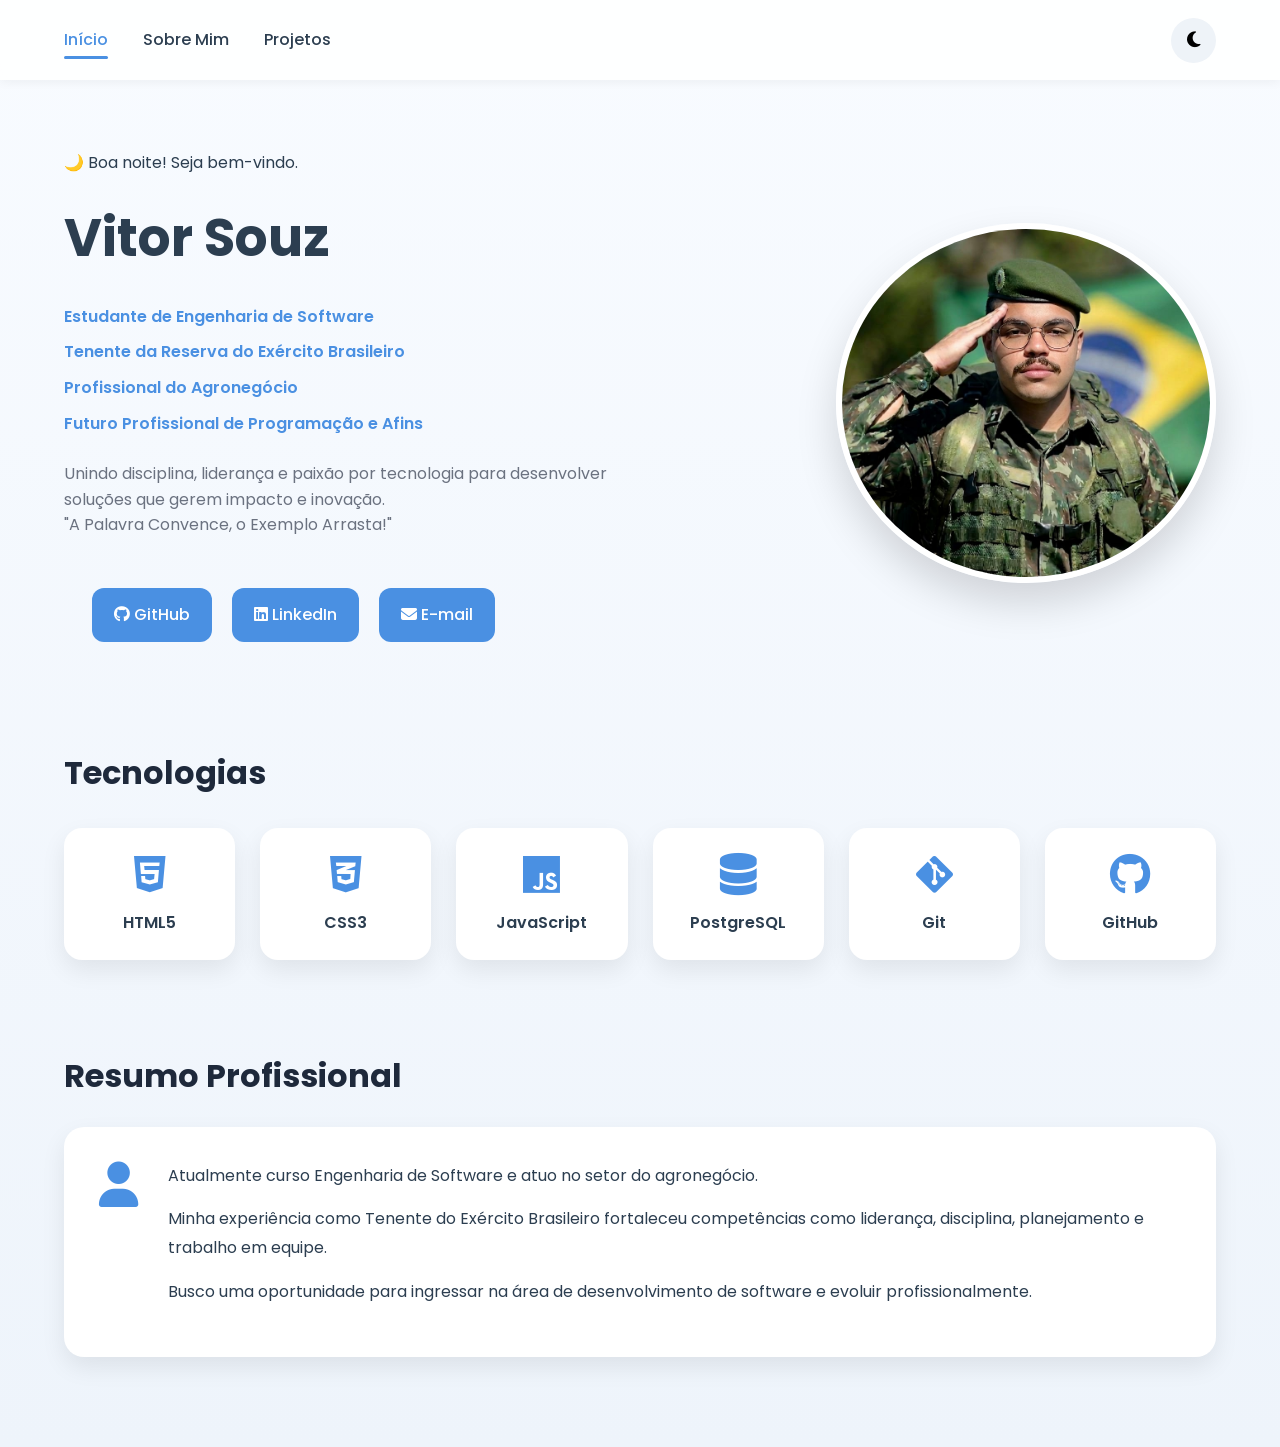
<file: Trabalho Final/index.html>
<!DOCTYPE html>
<html lang="pt-BR">
<head>
    <meta charset="UTF-8">
    <meta name="viewport" content="width=device-width, initial-scale=1.0">
    <title>Portfólio Vitor Souza</title>
    <link rel="stylesheet" href="style.css">
    <script src="script.js" defer></script>
    <link rel="preconnect" href="https://fonts.googleapis.com">
    <link rel="preconnect" href="https://fonts.gstatic.com" crossorigin>
    <link href="https://fonts.googleapis.com/css2?family=Poppins:wght@300;400;500;600;700&display=swap" rel="stylesheet">
    <!-- Ícones Utilizados na Página -->
    <link rel="stylesheet"
        href="https://cdnjs.cloudflare.com/ajax/libs/font-awesome/6.6.0/css/all.min.css">
</head>

<body>
    <header>
        <nav class="navbar">

            <ul class="menu">
                <li><a class="ativo" href="index.html">Início</a></li>
                <li><a href="sobremim.html">Sobre Mim</a></li>
                <li><a href="projetos.html">Projetos</a></li>
            </ul>

            <button id="tema">
                <i class="fa-solid fa-moon"></i>
            </button>
        </nav>
    </header>

    <main>
        <section class="vitor">
            <div class="vitortexto">

                <p id="saudacao"></p>

                <h2>Vitor Souza</h2>

                <ul class="lista-profissao">
                    <li>Estudante de Engenharia de Software</li>
                    <li>Tenente da Reserva do Exército Brasileiro</li>
                    <li>Profissional do Agronegócio</li>
                    <li>Futuro Profissional de Programação e Afins</li>
                </ul>

                <p class="descricao">
                    Unindo disciplina, liderança e paixão por tecnologia
                    para desenvolver soluções que gerem impacto e inovação.<br>
                    "A Palavra Convence, o Exemplo Arrasta!"
                </p>

                <div class="botoes">
                    <a href="https://github.com/91Rotiv" target="_blank">
                        <i class="fa-brands fa-github"></i>
                        GitHub
                    </a>

                    <a href="https://www.linkedin.com/in/vitor-souza-2677b31b5?utm_source=share_via&utm_content
                    =profile&utm_medium=member_android" target="_blank">
                        <i class="fa-brands fa-linkedin"></i>
                        LinkedIn
                    </a>

                    <a href="mailto:desouzaraimundovitor@gmail.com">
                        <i class="fa-solid fa-envelope"></i>
                        E-mail
                    </a>
                </div>
            </div>

            <div class="vitorImagem">
                <img src="Imagens/FotoTrabalhoFinal.jpeg" alt="Minha Foto Após Conclusão do CMA(Curso de Manipulação de Artilharia)  ">
            </div>
        </section>

        <!-- Tecnologias Que Aprendi -->

        <section class="tecnologias">
            <h2>Tecnologias</h2>

            <div class="cards-tecnologias">
                <div class="card-tech">
                    <i class="fa-brands fa-html5"></i>
                    <p>HTML5</p>
                </div>

                <div class="card-tech">
                    <i class="fa-brands fa-css3-alt"></i>
                    <p>CSS3</p>
                </div>

                <div class="card-tech">
                    <i class="fa-brands fa-js"></i>
                    <p>JavaScript</p>
                </div>

                <div class="card-tech">
                    <i class="fa-solid fa-database"></i>
                    <p>PostgreSQL</p>
                </div>

                <div class="card-tech">
                    <i class="fa-brands fa-git-alt"></i>
                    <p>Git</p>
                </div>

                <div class="card-tech">
                    <i class="fa-brands fa-github"></i>
                    <p>GitHub</p>
                </div>
            </div>
        </section>

        <section class="resumo">
            <h2>Resumo Profissional</h2>

            <div class="card-resumo">

                <i class="fa-solid fa-user"></i>

                <div>
                    <p>
                        Atualmente curso Engenharia de Software e atuo no setor do agronegócio.
                    </p>

                    <p>
                        Minha experiência como Tenente do Exército Brasileiro
                        fortaleceu competências como liderança, disciplina,
                        planejamento e trabalho em equipe.
                    </p>

                    <p>
                        Busco uma oportunidade para ingressar na área de
                        desenvolvimento de software e evoluir profissionalmente.
                    </p>
                </div>
            </div>
        </section>
    </main>
</body>
</html>
<!--index feito dia 18/06 e 19/06 (Protótipo de alta fidelidade do Figma, Imagens -> profidel; 
Conferir modo escuro depois do java!!!!)-->
</file>
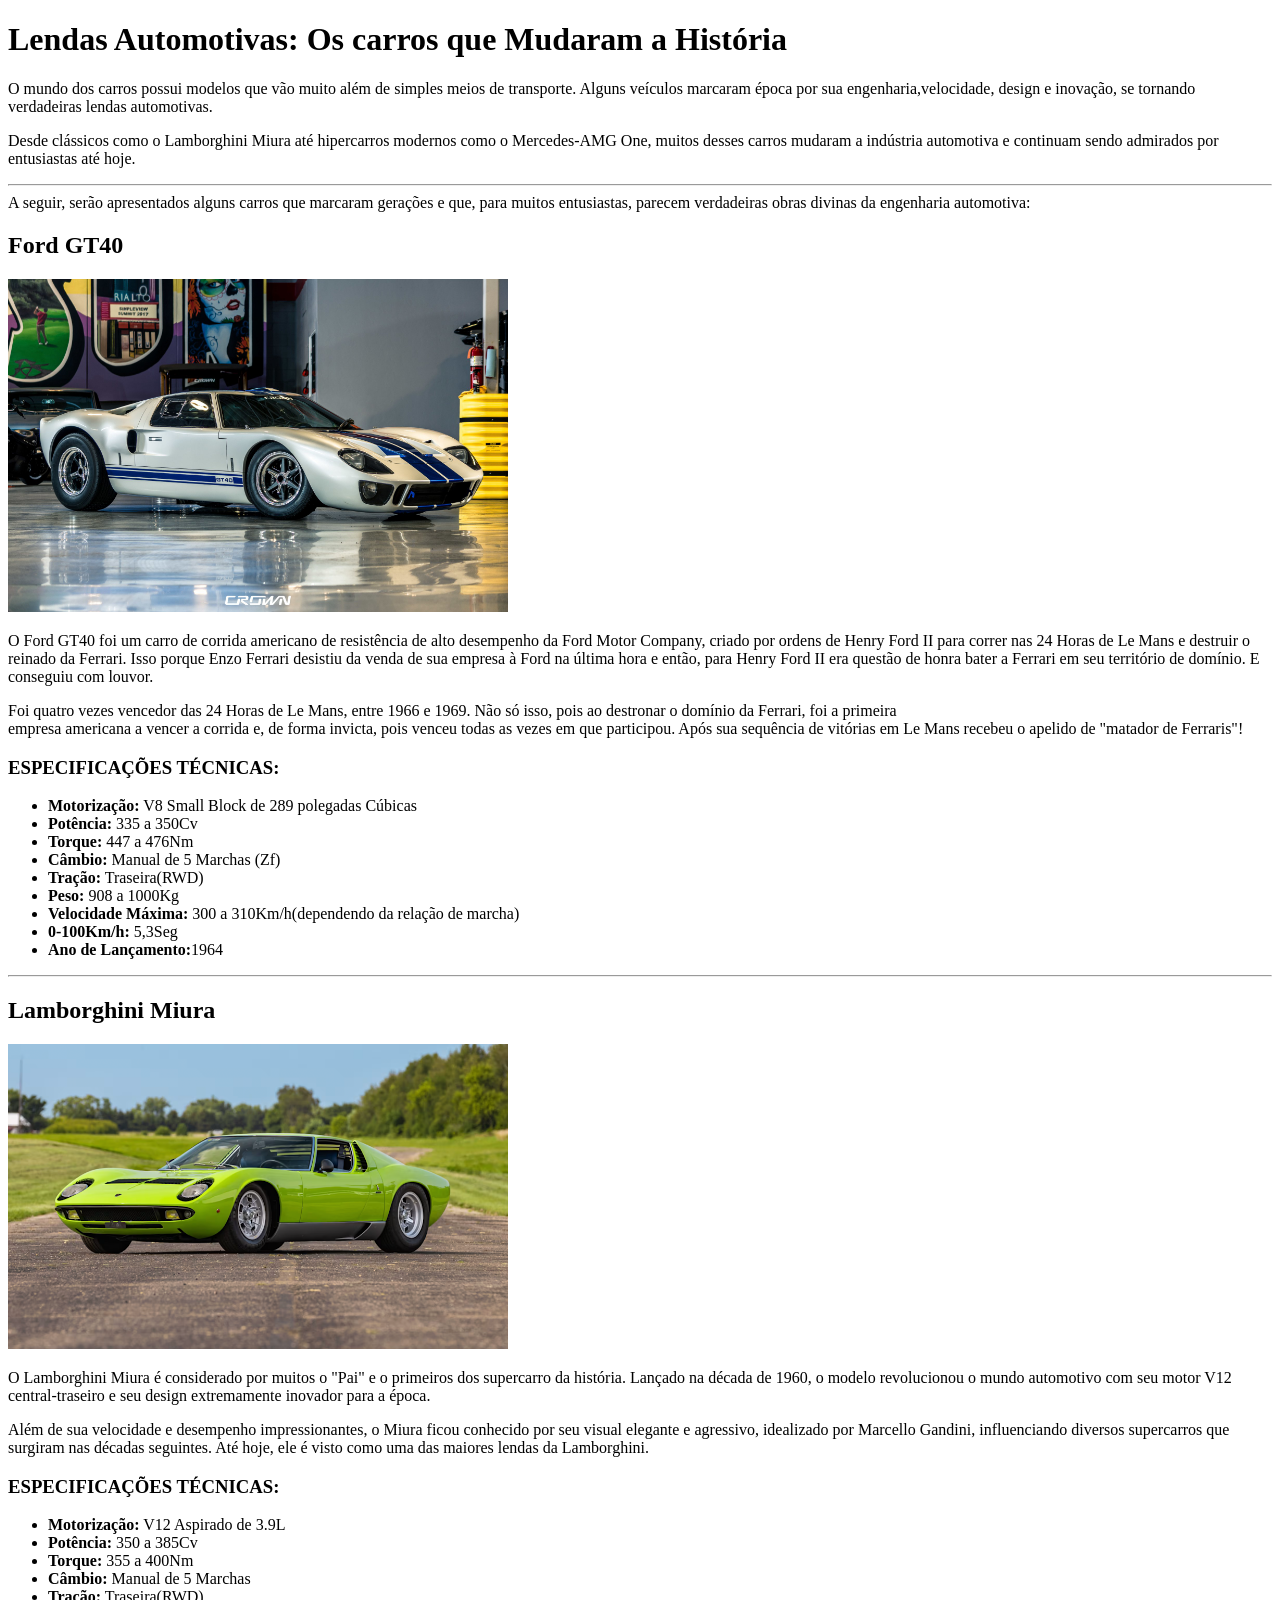
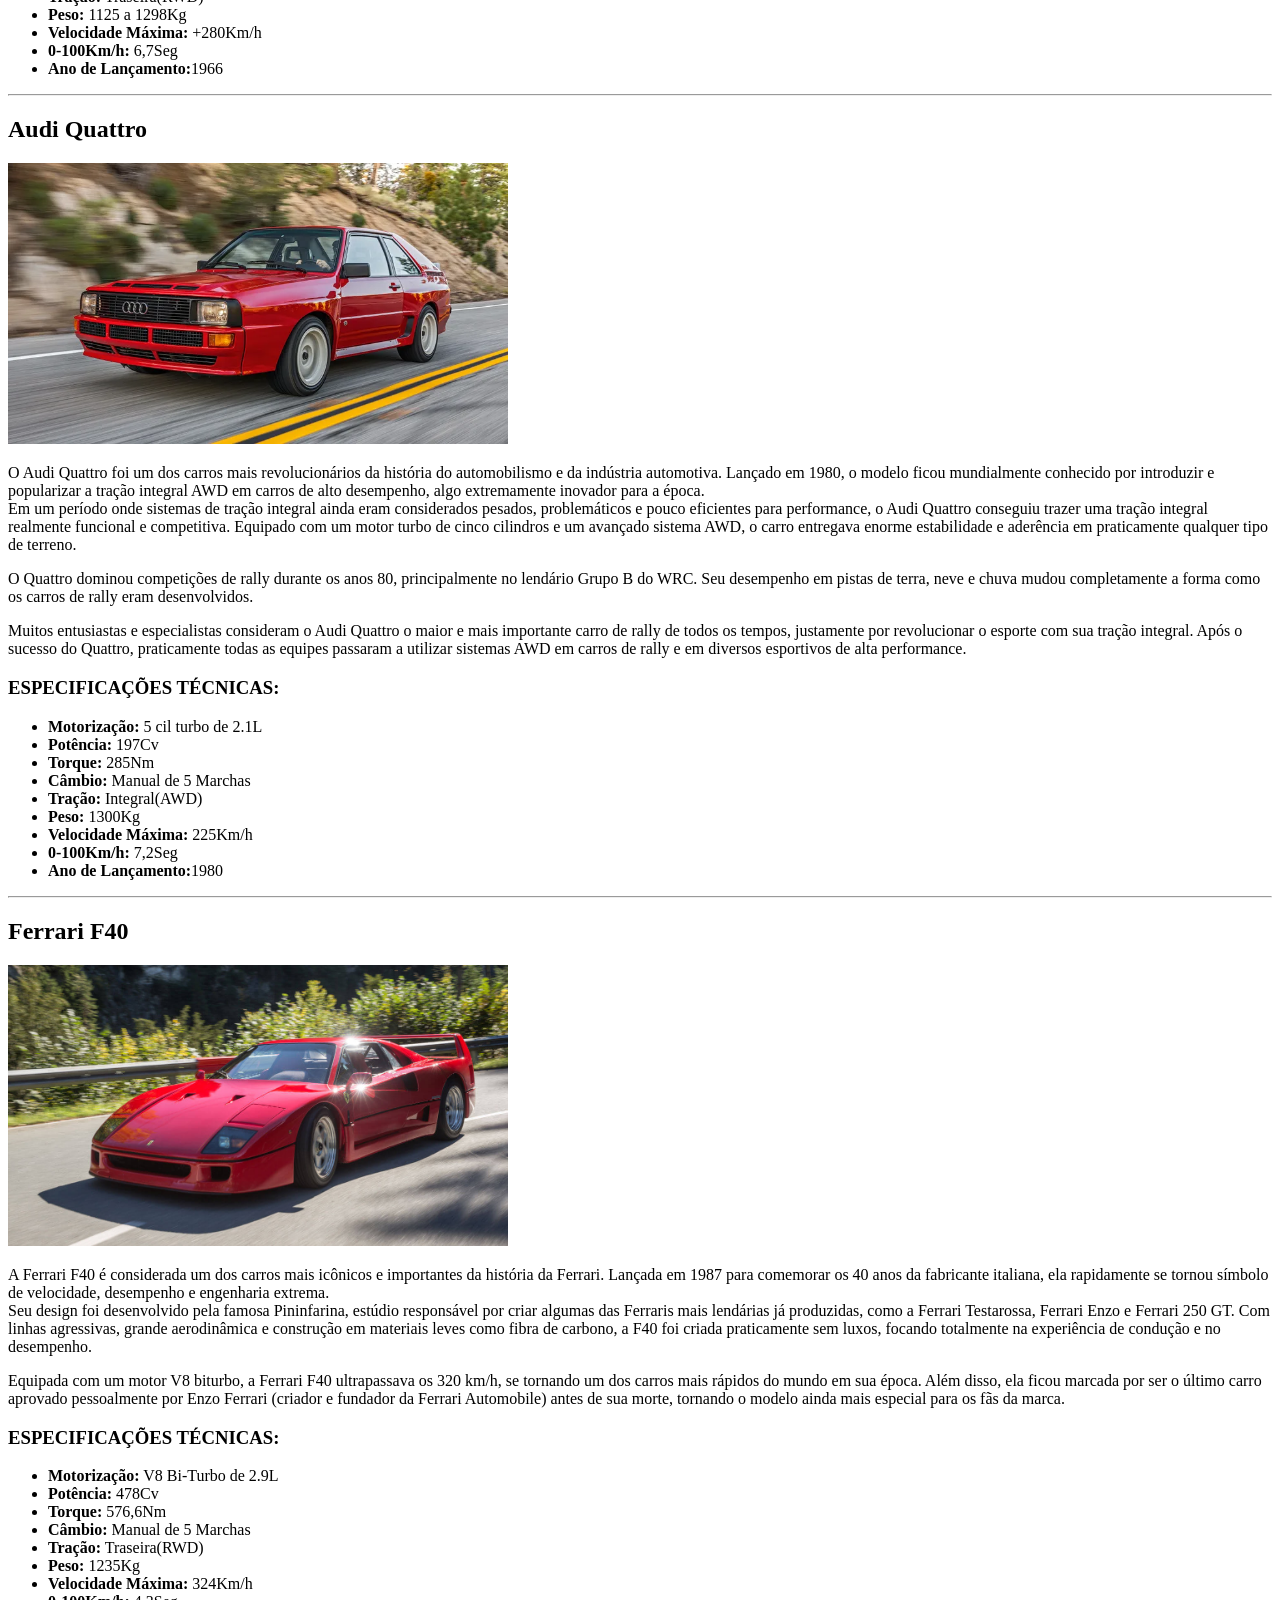
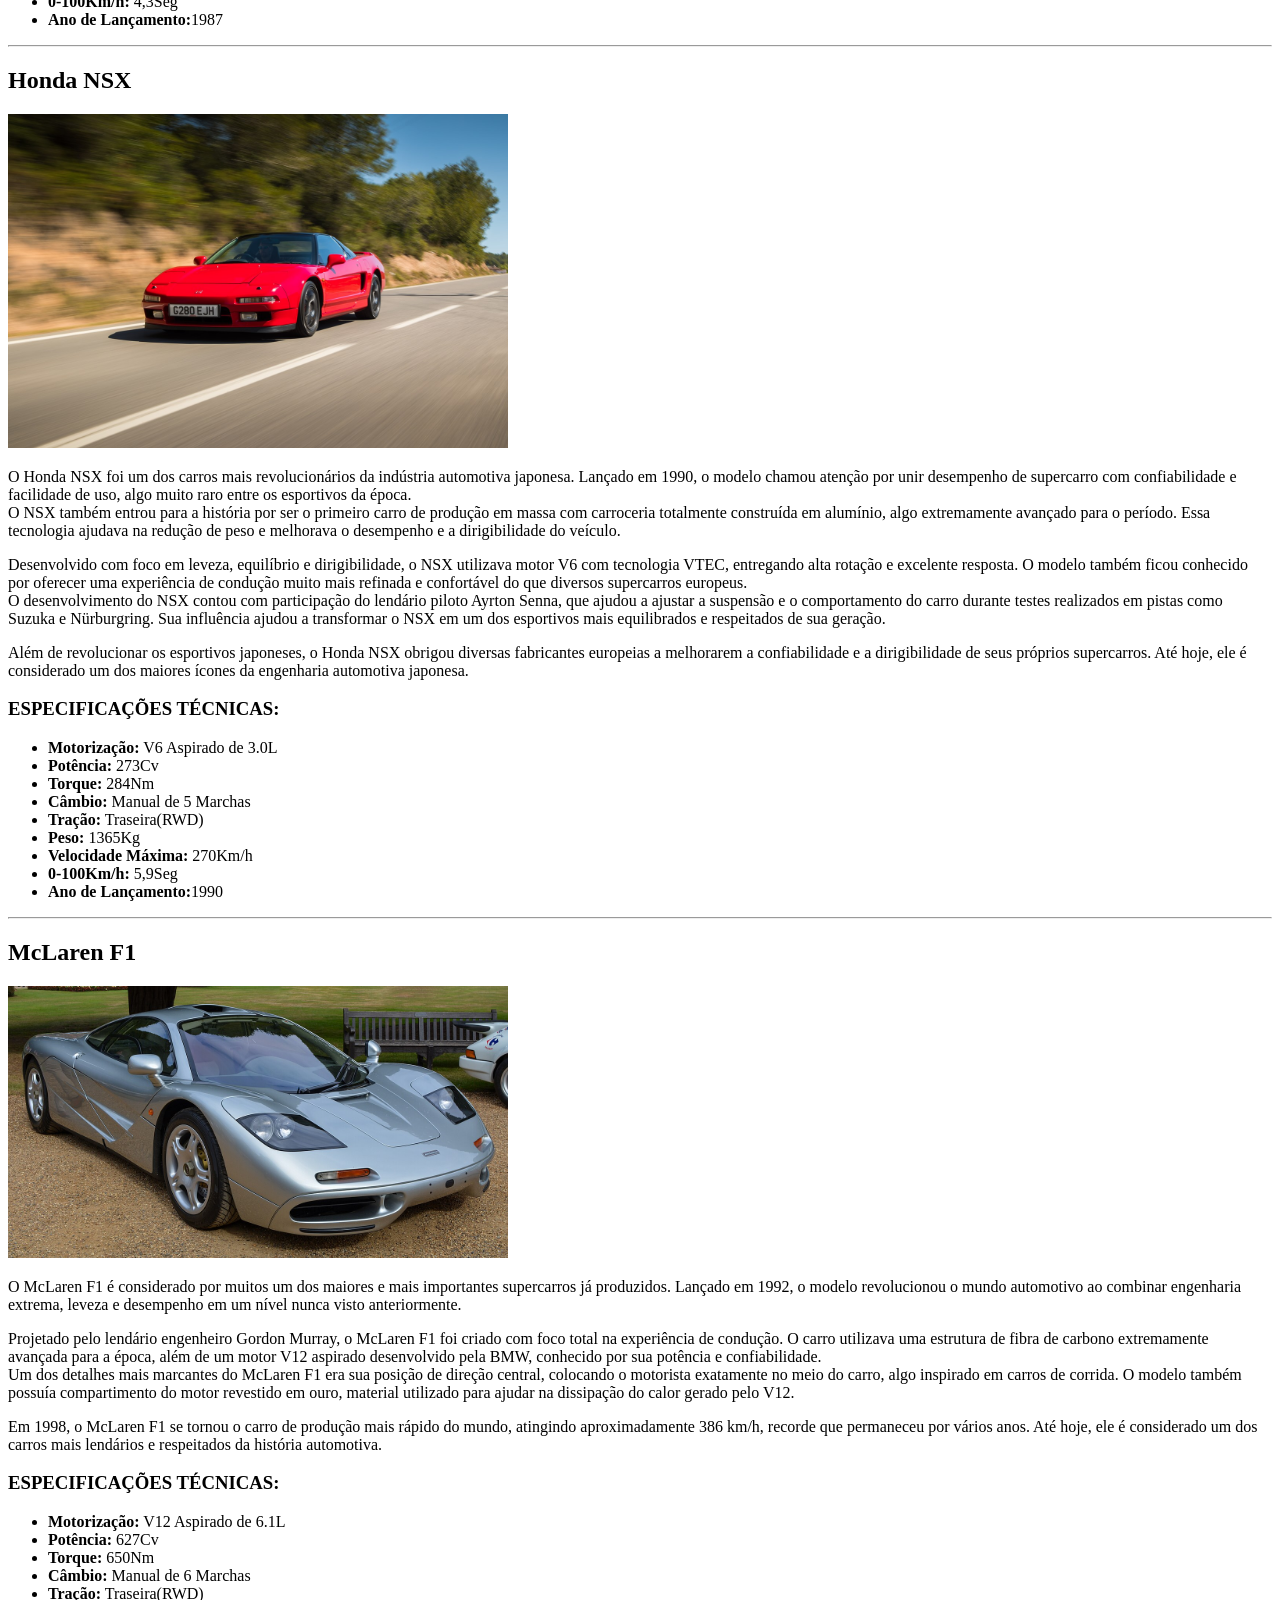
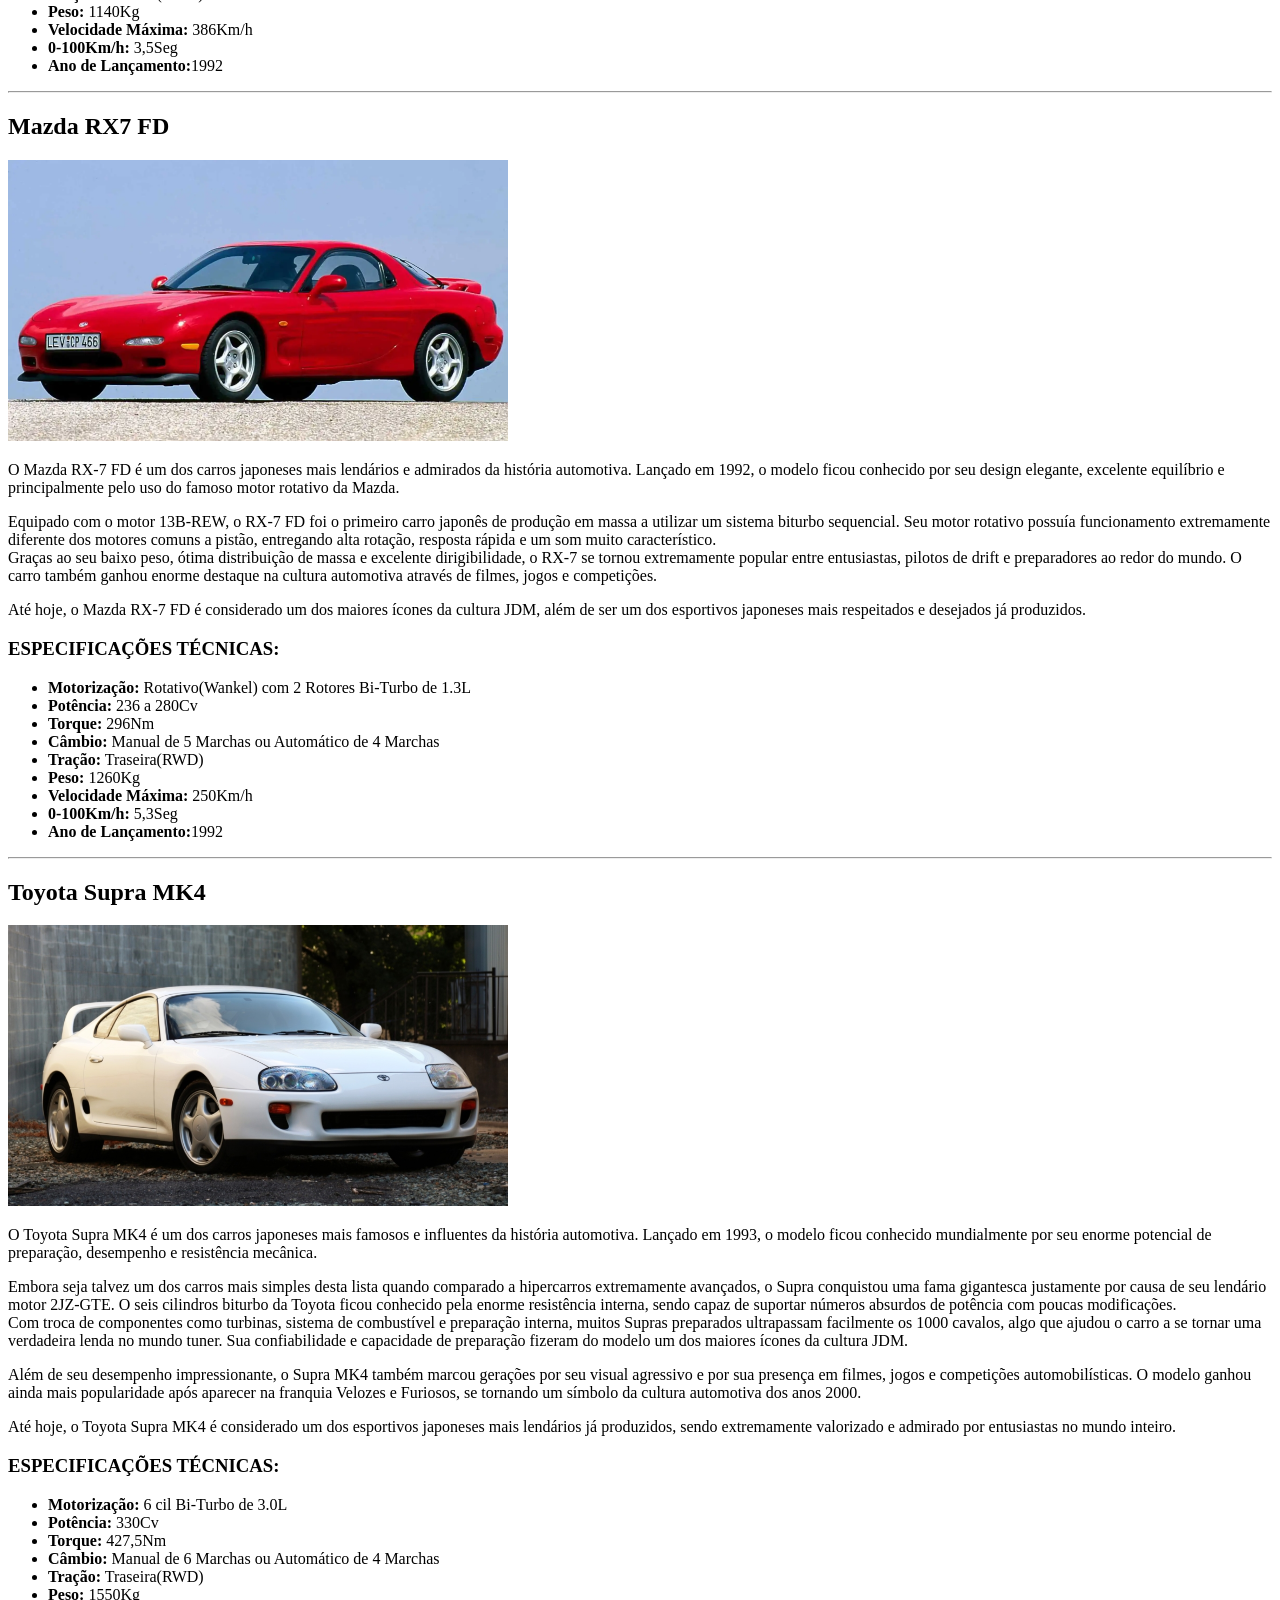
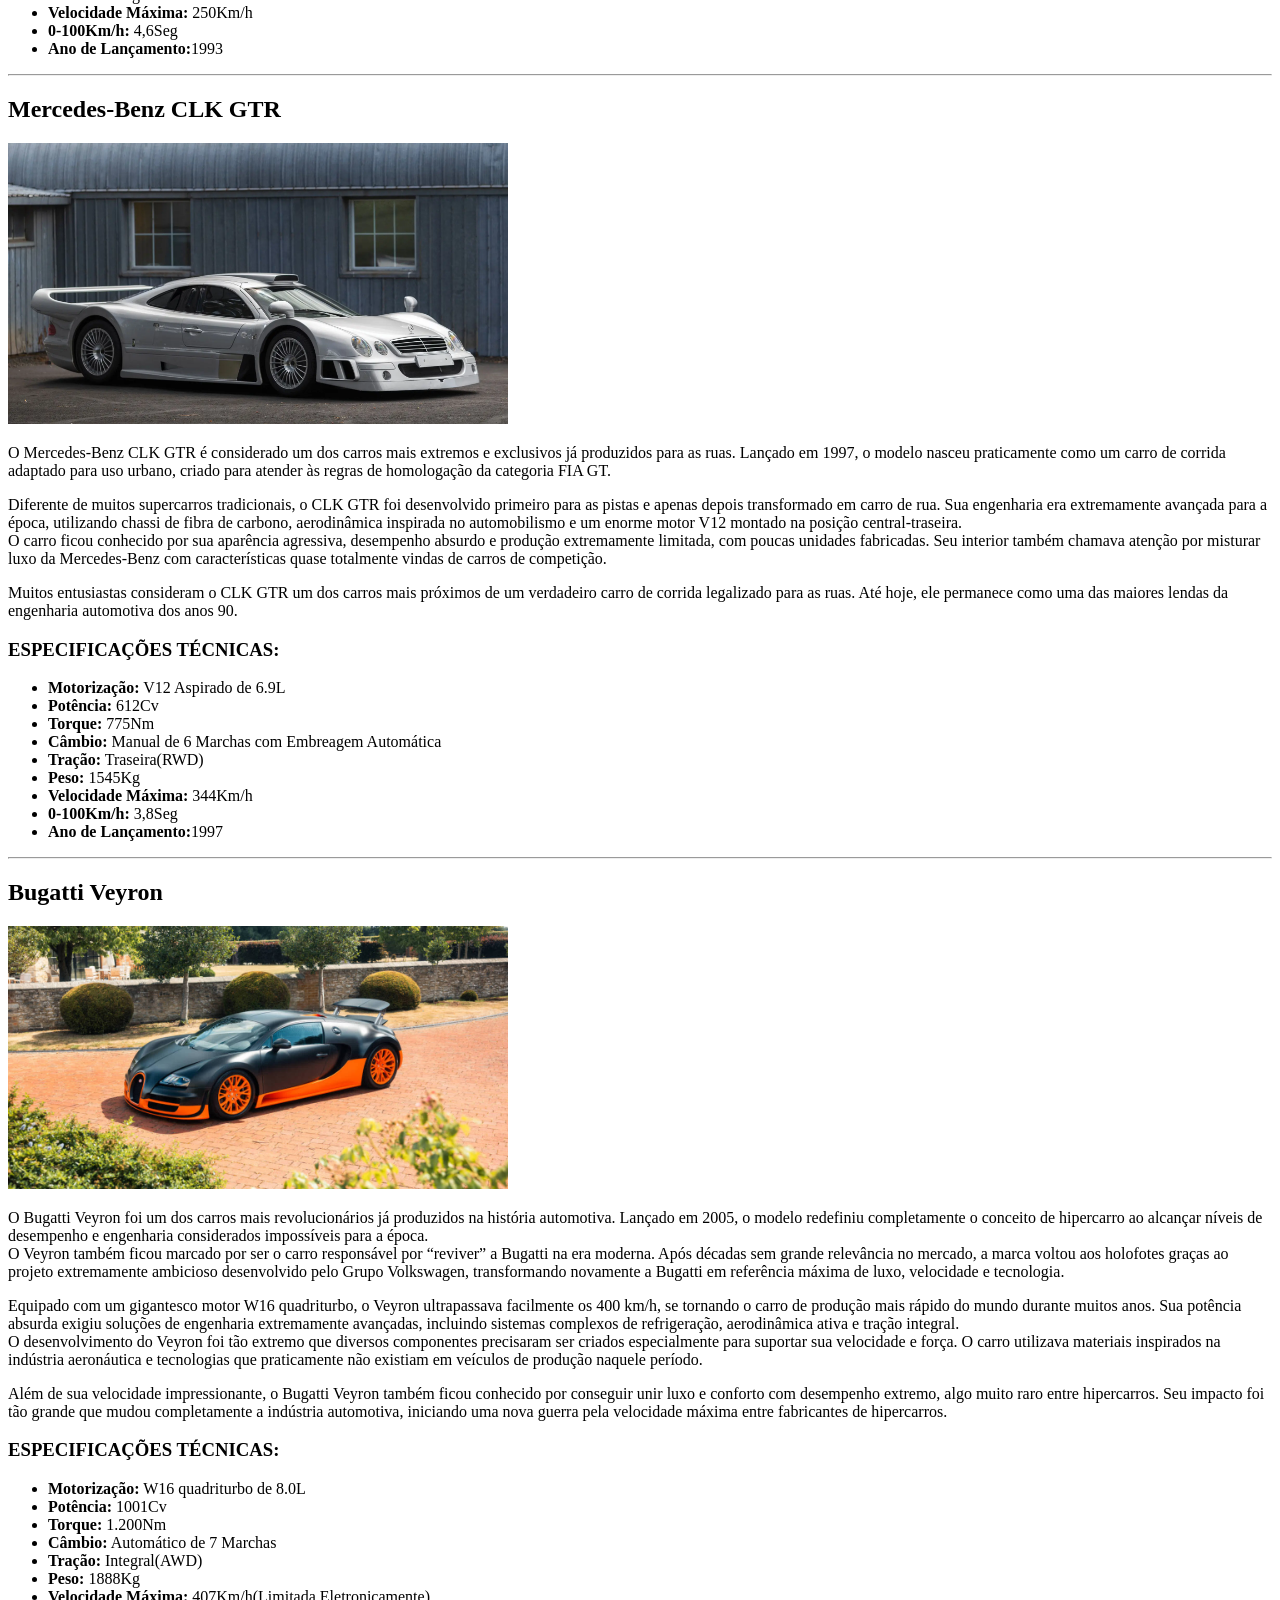
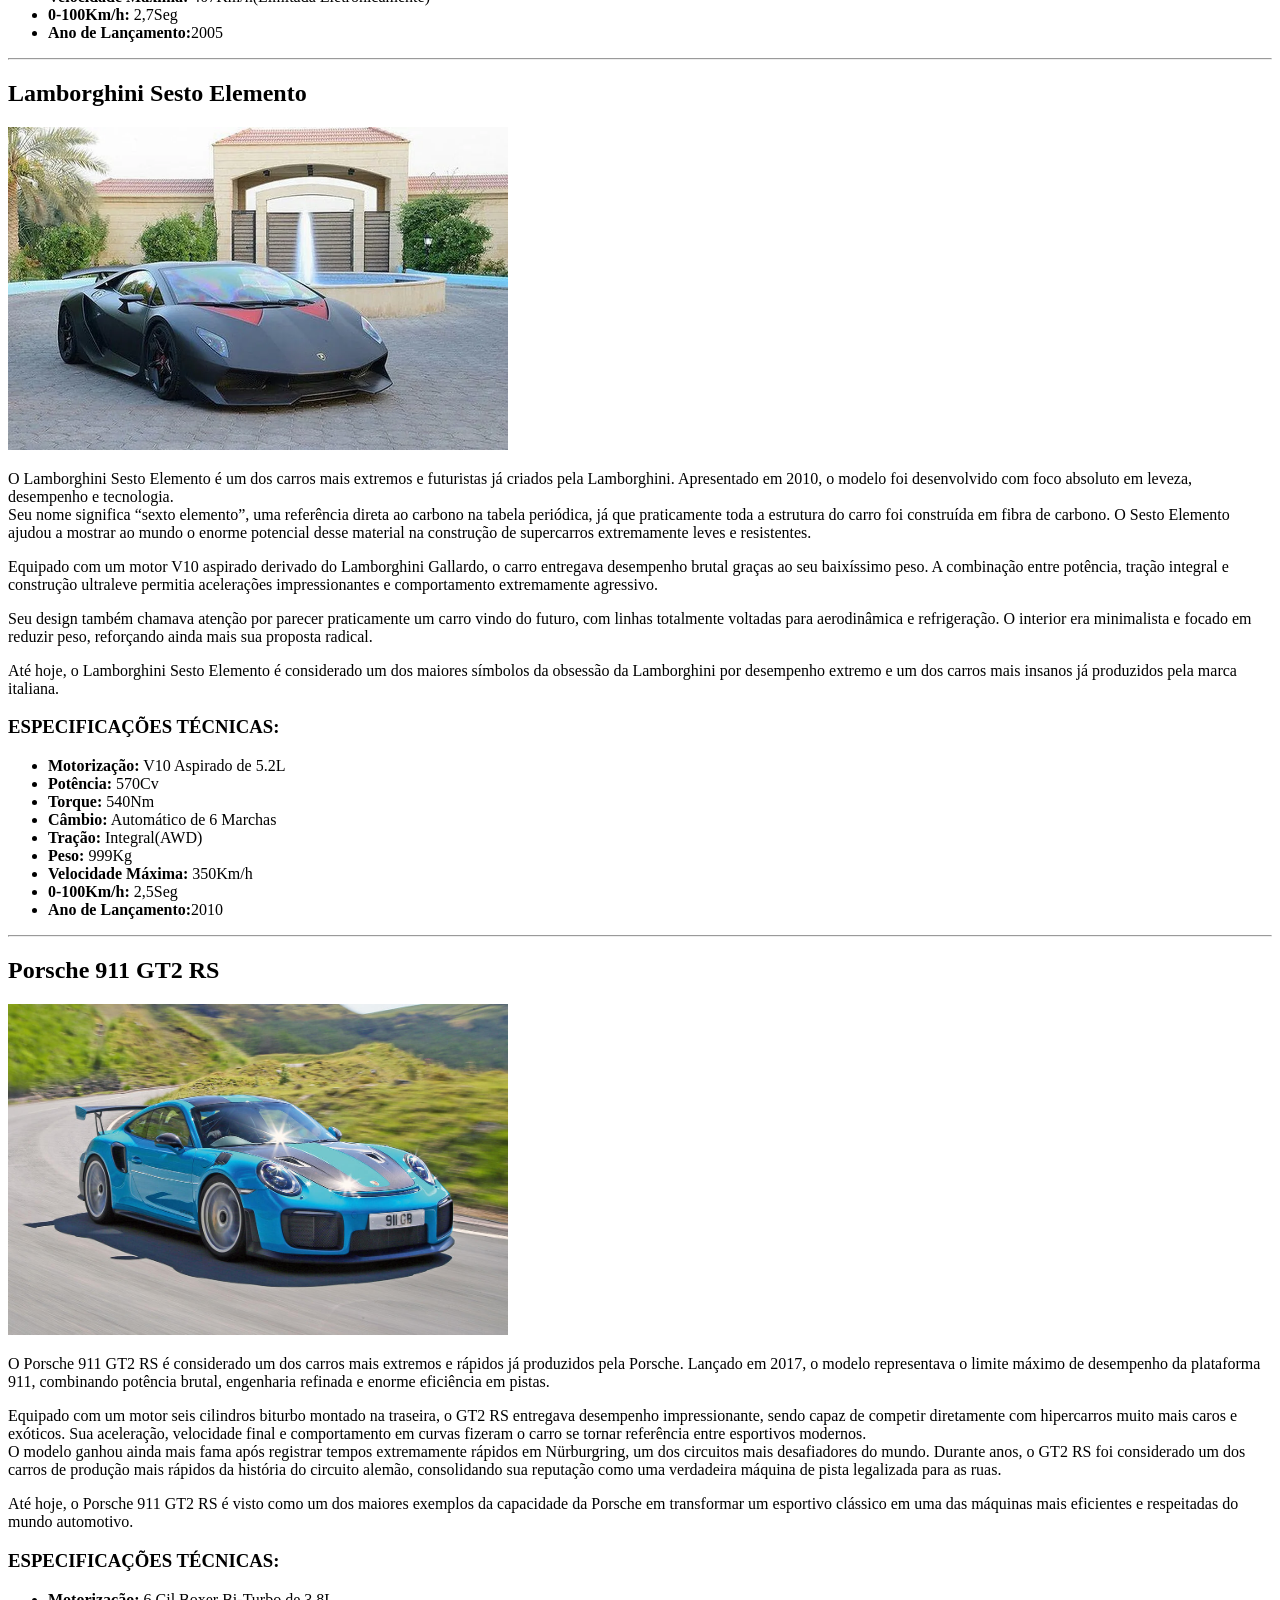
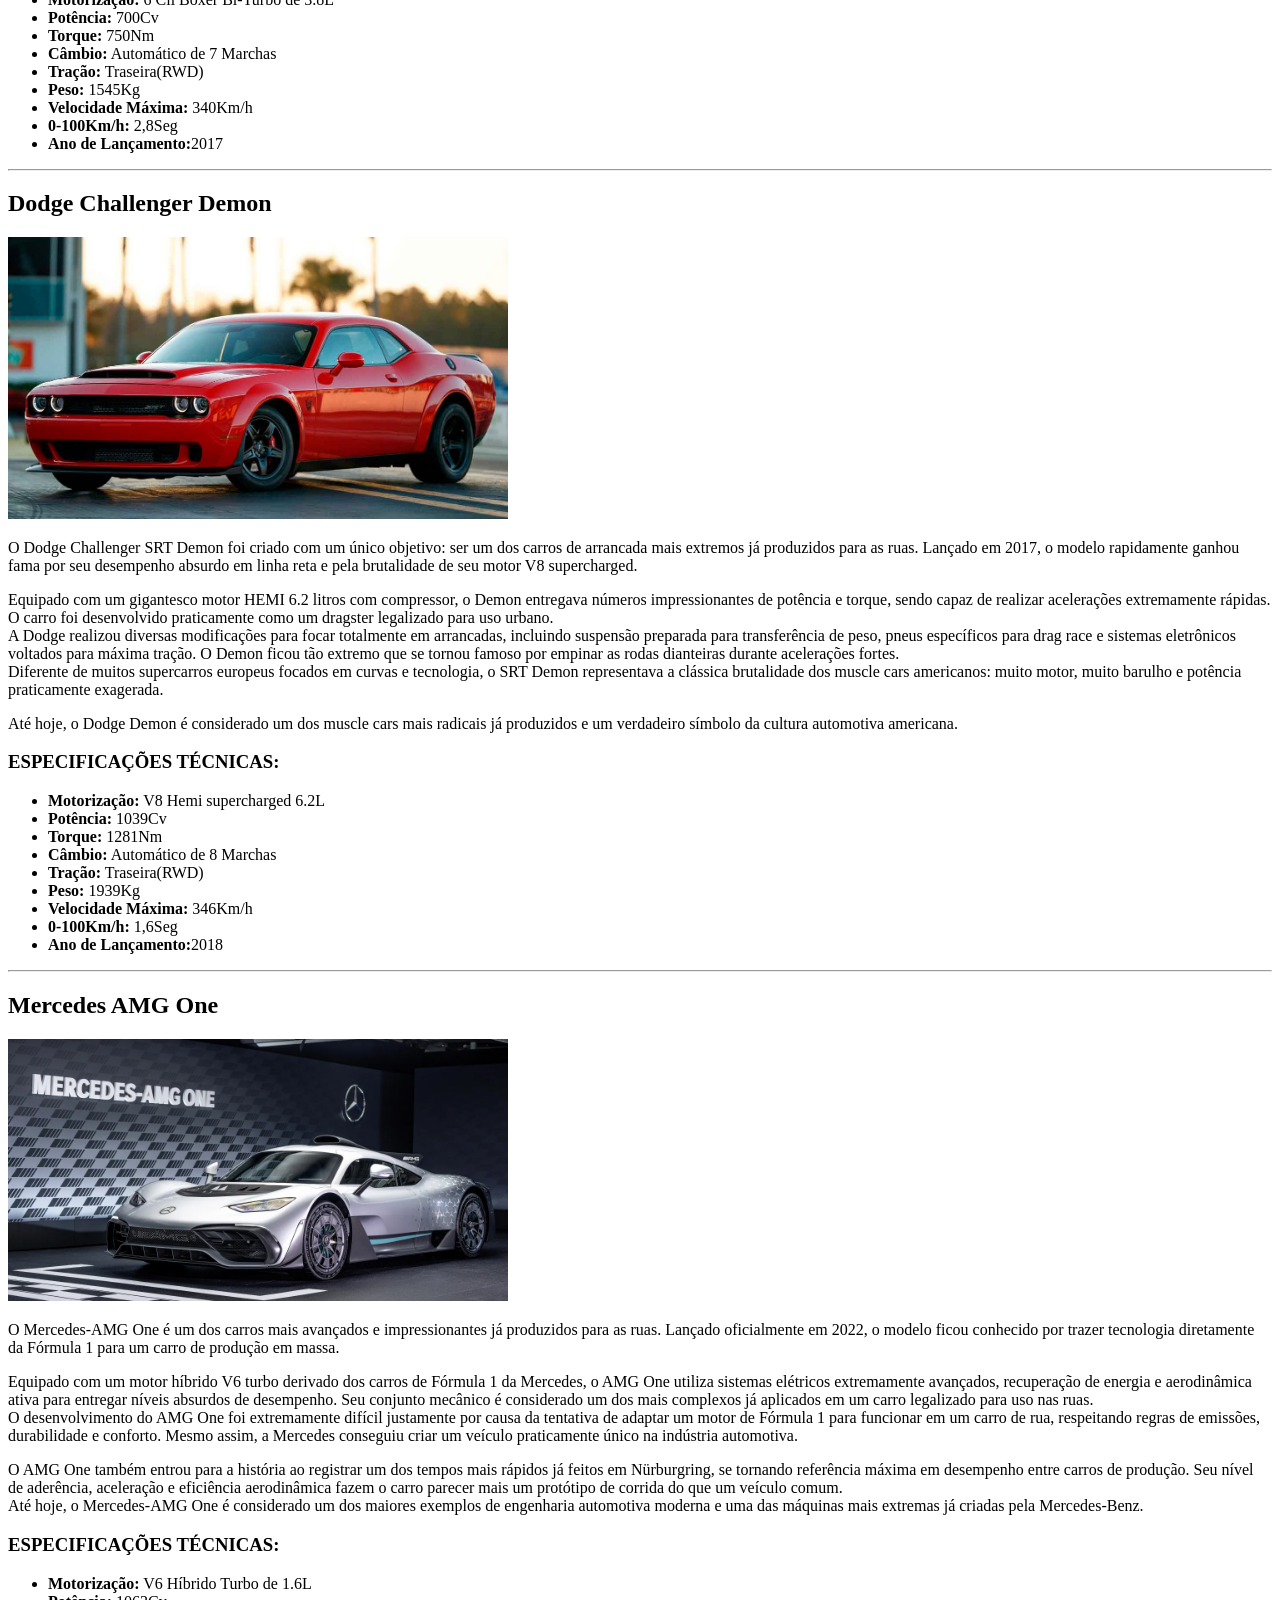
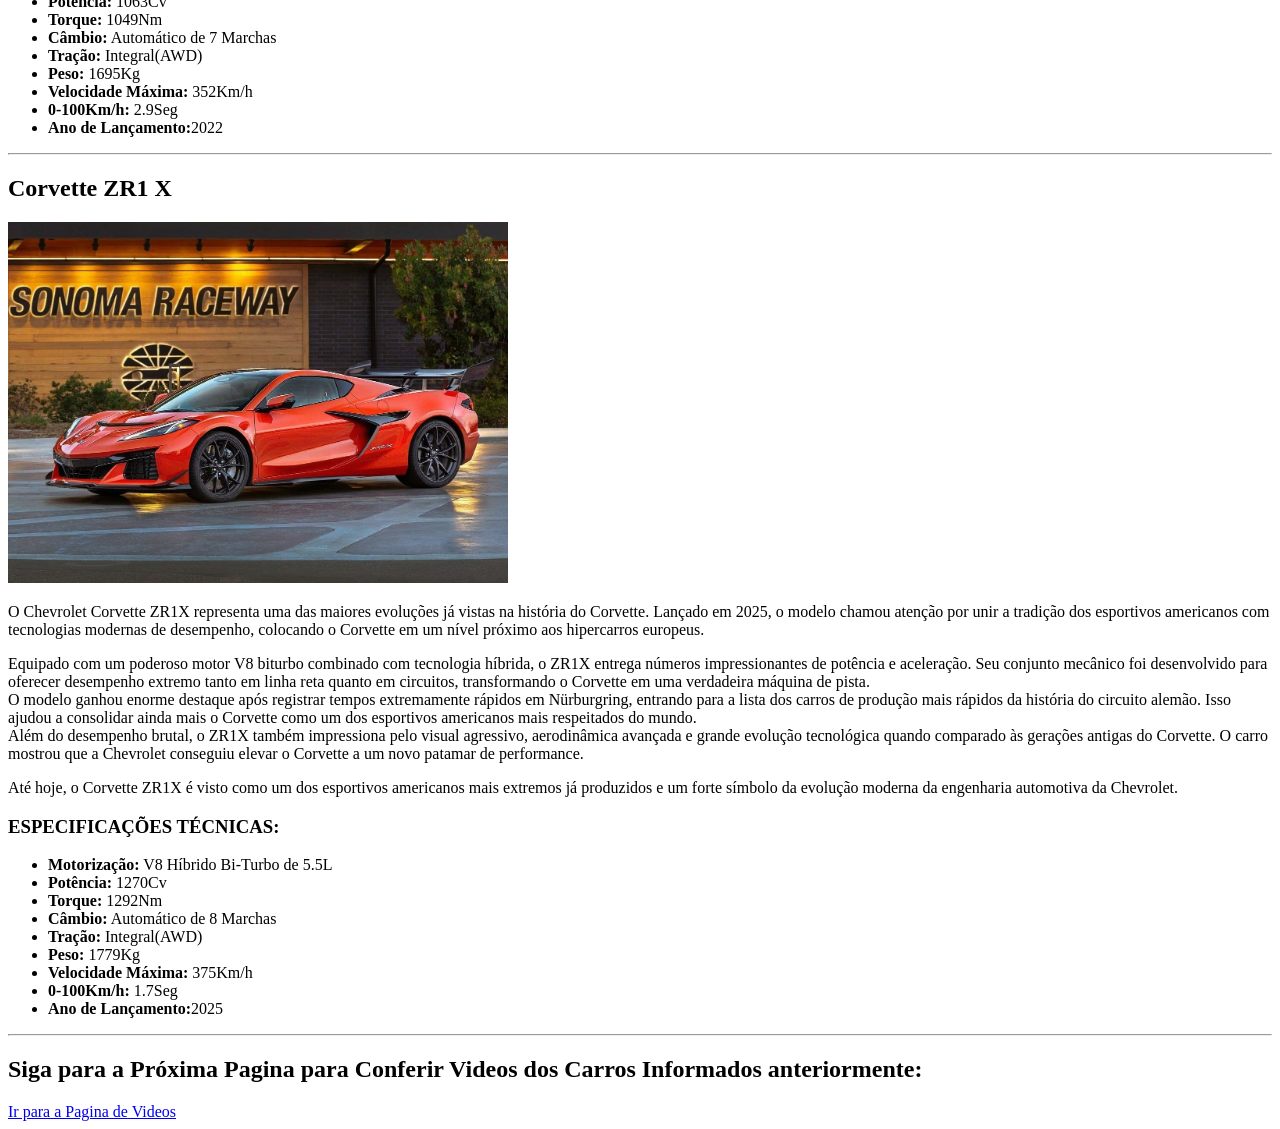
<file: Trabalho1 HTML/index.html>
<!DOCTYPE html>
<html lang="pt-BR">
<head>
    <meta charset="UTF-8">
    <meta name="viewport" content="width=device-width, initial-scale=1.0">
    <link rel="shortcut icon" href="iconeEngine.png" type="image/x-icon">
    <title>Carros que Mudaram a História</title>
</head>
<body>
    <!-- Página desenvolvida sobre carros que marcaram a história automotiva -->
    <h1>Lendas Automotivas: Os carros que Mudaram a História</h1>
    <p> O mundo dos carros possui modelos que vão muito além de simples meios
    de transporte. Alguns veículos marcaram época por sua engenharia,velocidade, design e
    inovação, se tornando verdadeiras lendas automotivas.
    </p>
    <p>
        Desde clássicos como o Lamborghini Miura até hipercarros modernos como
    o Mercedes-AMG One, muitos desses carros mudaram a indústria automotiva
    e continuam sendo admirados por entusiastas até hoje.
    </p> 
    <p>
    <hr>
    A seguir, serão apresentados alguns carros que marcaram gerações
    e que, para muitos entusiastas, parecem verdadeiras obras divinas
    da engenharia automotiva:
    </p>
    
    <h2>Ford GT40</h2>
    <img src="FordGTmk1.jfif" alt="Ford Modelo GT40 MK1" width="500">
    <p>
        O Ford GT40 foi um carro de corrida americano de resistência de alto desempenho da Ford Motor Company, criado
    por ordens de Henry Ford II para correr nas 24 Horas de Le Mans e destruir o reinado da Ferrari. Isso porque Enzo
    Ferrari desistiu da venda de sua empresa à Ford na última hora e então, para Henry Ford II era questão de honra
    bater a Ferrari em seu território de domínio. E conseguiu com louvor.
    </p>
    <p>
        Foi quatro vezes vencedor das 24 Horas de Le Mans, entre 1966 e 1969.
    Não só isso, pois ao destronar o domínio da Ferrari, foi a primeira<br>
     empresa 
    americana a vencer a corrida e, de forma invicta, pois venceu 
    todas as vezes em que participou. Após sua sequência de vitórias em Le Mans
    recebeu o apelido de "matador de Ferraris"!
    </p>
    <h3>ESPECIFICAÇÕES TÉCNICAS:</h3>
    <!--Lista desordenada-->
    <ul>
        <li><b>Motorização:</b> V8 Small Block de 289 polegadas Cúbicas</li>
        <li><b>Potência:</b> 335 a 350Cv</li>
        <li><b>Torque:</b> 447 a 476Nm</li>
        <li><b>Câmbio:</b> Manual de 5 Marchas (Zf)</li>
        <li><b>Tração:</b> Traseira(RWD)</li>
        <li><b>Peso:</b> 908 a 1000Kg</li>
        <li><b>Velocidade Máxima:</b> 300 a 310Km/h(dependendo da relação de marcha)</li>
        <li><b>0-100Km/h:</b> 5,3Seg</li>
        <li><b>Ano de Lançamento:</b>1964</li>
    </ul>
    <hr>
    <h2>Lamborghini Miura</h2>
    <img src="LamboMiura.png" alt="Lamborghini Modelo Miura Sv" width="500">
    <p>
    O Lamborghini Miura é considerado por muitos o "Pai" e o primeiros dos supercarro
    da história. Lançado na década de 1960, o modelo revolucionou o
    mundo automotivo com seu motor V12 central-traseiro e seu design
    extremamente inovador para a época.
    </p>

    <p>
    Além de sua velocidade e desempenho impressionantes, o Miura ficou
    conhecido por seu visual elegante e agressivo, idealizado por Marcello Gandini, influenciando diversos
    supercarros que surgiram nas décadas seguintes. Até hoje, ele é visto
    como uma das maiores lendas da Lamborghini.
    </p>

    <h3>ESPECIFICAÇÕES TÉCNICAS:</h3>
    <ul>
        <li><b>Motorização:</b> V12 Aspirado de 3.9L</li>
        <li><b>Potência:</b> 350 a 385Cv</li>
        <li><b>Torque:</b> 355 a 400Nm</li>
        <li><b>Câmbio:</b> Manual de 5 Marchas</li>
        <li><b>Tração:</b> Traseira(RWD)</li>
        <li><b>Peso:</b> 1125 a 1298Kg</li>
        <li><b>Velocidade Máxima:</b> +280Km/h</li>
        <li><b>0-100Km/h:</b> 6,7Seg</li>
        <li><b>Ano de Lançamento:</b>1966</li>
    </ul>

    <hr>

    <h2>Audi Quattro</h2>
    <img src="Audiquattro.webp" alt="Audi Modelo Quattro" width="500">
    <p>
    O Audi Quattro foi um dos carros mais revolucionários da história
    do automobilismo e da indústria automotiva. Lançado em 1980, o modelo
    ficou mundialmente conhecido por introduzir e popularizar a tração
    integral AWD em carros de alto desempenho, algo extremamente inovador
    para a época.<br>
    Em um período onde sistemas de tração integral ainda eram considerados
    pesados, problemáticos e pouco eficientes para performance, o Audi Quattro
    conseguiu trazer uma tração integral realmente funcional e competitiva.
    Equipado com um motor turbo de cinco cilindros e um avançado sistema AWD,
    o carro entregava enorme estabilidade e aderência em praticamente qualquer
    tipo de terreno.
    </p>

    <p>
    O Quattro dominou competições de rally durante os anos 80, principalmente
    no lendário Grupo B do WRC. Seu desempenho em pistas de terra, neve e chuva
    mudou completamente a forma como os carros de rally eram desenvolvidos.
    </p>

    <p>
    Muitos entusiastas e especialistas consideram o Audi Quattro o maior
    e mais importante carro de rally de todos os tempos, justamente por
    revolucionar o esporte com sua tração integral. Após o sucesso do Quattro,
    praticamente todas as equipes passaram a utilizar sistemas AWD em carros
    de rally e em diversos esportivos de alta performance.
    </p>

    <h3>ESPECIFICAÇÕES TÉCNICAS:</h3>
    <ul>
        <li><b>Motorização:</b> 5 cil turbo de 2.1L</li>
        <li><b>Potência:</b> 197Cv</li>
        <li><b>Torque:</b> 285Nm</li>
        <li><b>Câmbio:</b> Manual de 5 Marchas</li>
        <li><b>Tração:</b> Integral(AWD)</li>
        <li><b>Peso:</b> 1300Kg</li>
        <li><b>Velocidade Máxima:</b> 225Km/h</li>
        <li><b>0-100Km/h:</b> 7,2Seg</li>
        <li><b>Ano de Lançamento:</b>1980</li>
    </ul>
    
    <hr>

    <h2>Ferrari F40</h2>
    <img src="F40.jpg" alt="Ferrari Modelo F40" width="500">
    <p>
    A Ferrari F40 é considerada um dos carros mais icônicos e importantes
    da história da Ferrari. Lançada em 1987 para comemorar os 40 anos da
    fabricante italiana, ela rapidamente se tornou símbolo de velocidade,
    desempenho e engenharia extrema.<br>
    Seu design foi desenvolvido pela famosa Pininfarina, estúdio responsável
    por criar algumas das Ferraris mais lendárias já produzidas, como a
    Ferrari Testarossa, Ferrari Enzo e Ferrari 250 GT. Com linhas agressivas,
    grande aerodinâmica e construção em materiais leves como fibra de carbono,
    a F40 foi criada praticamente sem luxos, focando totalmente na experiência
    de condução e no desempenho.
    </p>

    <p>
    Equipada com um motor V8 biturbo, a Ferrari F40 ultrapassava os
    320 km/h, se tornando um dos carros mais rápidos do mundo em sua época.
    Além disso, ela ficou marcada por ser o último carro aprovado pessoalmente
    por Enzo Ferrari (criador e fundador da Ferrari Automobile) antes de sua morte, tornando o modelo ainda mais especial
    para os fãs da marca.
    </p>
    <h3>ESPECIFICAÇÕES TÉCNICAS:</h3>
    <ul>
        <li><b>Motorização:</b> V8 Bi-Turbo de 2.9L</li>
        <li><b>Potência:</b> 478Cv</li>
        <li><b>Torque:</b> 576,6Nm</li>
        <li><b>Câmbio:</b> Manual de 5 Marchas</li>
        <li><b>Tração:</b> Traseira(RWD)</li>
        <li><b>Peso:</b> 1235Kg</li>
        <li><b>Velocidade Máxima:</b> 324Km/h</li>
        <li><b>0-100Km/h:</b> 4,3Seg</li>
        <li><b>Ano de Lançamento:</b>1987</li>
    </ul>

    <hr>

    <h2>Honda NSX</h2>
    <img src="HondaNSX.jpg" alt="Honda Modelo NSX" width="500">
    <p>
    O Honda NSX foi um dos carros mais revolucionários da indústria automotiva
    japonesa. Lançado em 1990, o modelo chamou atenção por unir desempenho
    de supercarro com confiabilidade e facilidade de uso, algo muito raro
    entre os esportivos da época. <br>
    O NSX também entrou para a história por ser o primeiro carro de produção
    em massa com carroceria totalmente construída em alumínio, algo extremamente
    avançado para o período. Essa tecnologia ajudava na redução de peso e
    melhorava o desempenho e a dirigibilidade do veículo.
    </p>

    <p>
    Desenvolvido com foco em leveza, equilíbrio e dirigibilidade, o NSX
    utilizava motor V6 com tecnologia VTEC, entregando alta rotação e excelente
    resposta. O modelo também ficou conhecido por oferecer uma experiência
    de condução muito mais refinada e confortável do que diversos supercarros
    europeus. <br>
    O desenvolvimento do NSX contou com participação do lendário piloto
    Ayrton Senna, que ajudou a ajustar a suspensão e o comportamento do carro
    durante testes realizados em pistas como Suzuka e Nürburgring. Sua influência
    ajudou a transformar o NSX em um dos esportivos mais equilibrados e respeitados
    de sua geração.
    </p>

    <p>
    Além de revolucionar os esportivos japoneses, o Honda NSX obrigou diversas
    fabricantes europeias a melhorarem a confiabilidade e a dirigibilidade
    de seus próprios supercarros. Até hoje, ele é considerado um dos maiores
    ícones da engenharia automotiva japonesa.
    </p>
    <h3>ESPECIFICAÇÕES TÉCNICAS:</h3>
    <ul>
        <li><b>Motorização:</b> V6 Aspirado de 3.0L</li>
        <li><b>Potência:</b> 273Cv</li>
        <li><b>Torque:</b> 284Nm</li>
        <li><b>Câmbio:</b> Manual de 5 Marchas</li>
        <li><b>Tração:</b> Traseira(RWD)</li>
        <li><b>Peso:</b> 1365Kg</li>
        <li><b>Velocidade Máxima:</b> 270Km/h</li>
        <li><b>0-100Km/h:</b> 5,9Seg</li>
        <li><b>Ano de Lançamento:</b>1990</li>
    </ul>

    <hr>

    <h2>McLaren F1</h2>
    <img src="McLarenF1.jpg" alt="McLaren Modelo F1" width="500">
    <p>
    O McLaren F1 é considerado por muitos um dos maiores e mais importantes
    supercarros já produzidos. Lançado em 1992, o modelo revolucionou o
    mundo automotivo ao combinar engenharia extrema, leveza e desempenho
    em um nível nunca visto anteriormente.
    </p>

    <p>
    Projetado pelo lendário engenheiro Gordon Murray, o McLaren F1 foi criado
    com foco total na experiência de condução. O carro utilizava uma estrutura
    de fibra de carbono extremamente avançada para a época, além de um motor
    V12 aspirado desenvolvido pela BMW, conhecido por sua potência e confiabilidade. <br>
    Um dos detalhes mais marcantes do McLaren F1 era sua posição de direção
    central, colocando o motorista exatamente no meio do carro, algo inspirado
    em carros de corrida. O modelo também possuía compartimento do motor revestido
    em ouro, material utilizado para ajudar na dissipação do calor gerado pelo V12.
    </p>

    <p>
    Em 1998, o McLaren F1 se tornou o carro de produção mais rápido do mundo,
    atingindo aproximadamente 386 km/h, recorde que permaneceu por vários anos.
    Até hoje, ele é considerado um dos carros mais lendários e respeitados
    da história automotiva.
    </p>
    <h3>ESPECIFICAÇÕES TÉCNICAS:</h3>
    <ul>
        <li><b>Motorização:</b> V12 Aspirado de 6.1L</li>
        <li><b>Potência:</b> 627Cv</li>
        <li><b>Torque:</b> 650Nm</li>
        <li><b>Câmbio:</b> Manual de 6 Marchas</li>
        <li><b>Tração:</b> Traseira(RWD)</li>
        <li><b>Peso:</b> 1140Kg</li>
        <li><b>Velocidade Máxima:</b> 386Km/h</li>
        <li><b>0-100Km/h:</b> 3,5Seg</li>
        <li><b>Ano de Lançamento:</b>1992</li>
    </ul>
    
    <hr>

    <h2>Mazda RX7 FD</h2>
    <img src="MazdaRX7fd.webp" alt="Mazda Modelo Rx7 Fd" width="500">
    <p>
    O Mazda RX-7 FD é um dos carros japoneses mais lendários e admirados
    da história automotiva. Lançado em 1992, o modelo ficou conhecido
    por seu design elegante, excelente equilíbrio e principalmente pelo
    uso do famoso motor rotativo da Mazda.
    </p>

    <p>
    Equipado com o motor 13B-REW, o RX-7 FD foi o primeiro carro japonês
    de produção em massa a utilizar um sistema biturbo sequencial. Seu motor
    rotativo possuía funcionamento extremamente diferente dos motores comuns
    a pistão, entregando alta rotação, resposta rápida e um som muito característico.<br>
    Graças ao seu baixo peso, ótima distribuição de massa e excelente
    dirigibilidade, o RX-7 se tornou extremamente popular entre entusiastas,
    pilotos de drift e preparadores ao redor do mundo. O carro também ganhou
    enorme destaque na cultura automotiva através de filmes, jogos e competições.
    </p>

    <p>
    Até hoje, o Mazda RX-7 FD é considerado um dos maiores ícones da cultura JDM,
    além de ser um dos esportivos japoneses mais respeitados e desejados já produzidos.
    </p>
    <h3>ESPECIFICAÇÕES TÉCNICAS:</h3>
    <ul>
        <li><b>Motorização:</b> Rotativo(Wankel) com 2 Rotores Bi-Turbo de 1.3L</li>
        <li><b>Potência:</b> 236 a 280Cv</li>
        <li><b>Torque:</b> 296Nm</li>
        <li><b>Câmbio:</b> Manual de 5 Marchas ou Automático de 4 Marchas</li>
        <li><b>Tração:</b> Traseira(RWD)</li>
        <li><b>Peso:</b> 1260Kg</li>
        <li><b>Velocidade Máxima:</b> 250Km/h</li>
        <li><b>0-100Km/h:</b> 5,3Seg</li>
        <li><b>Ano de Lançamento:</b>1992</li>
    </ul>

    <hr>
    <!--Bro, is that a Supra?!!!(meme famoso no meio de quem gosta de carros)-->
    <h2>Toyota Supra MK4</h2>
    <img src="Supra.jpg" alt="Toyota Modelo Supra MK4" width="500">
    <p>
    O Toyota Supra MK4 é um dos carros japoneses mais famosos e influentes
    da história automotiva. Lançado em 1993, o modelo ficou conhecido
    mundialmente por seu enorme potencial de preparação, desempenho e
    resistência mecânica.
    </p>

    <p>
    Embora seja talvez um dos carros mais simples desta lista quando comparado
    a hipercarros extremamente avançados, o Supra conquistou uma fama gigantesca
    justamente por causa de seu lendário motor 2JZ-GTE. O seis cilindros biturbo
    da Toyota ficou conhecido pela enorme resistência interna, sendo capaz de
    suportar números absurdos de potência com poucas modificações. <br>
    Com troca de componentes como turbinas, sistema de combustível e preparação
    interna, muitos Supras preparados ultrapassam facilmente os 1000 cavalos,
    algo que ajudou o carro a se tornar uma verdadeira lenda no mundo tuner.
    Sua confiabilidade e capacidade de preparação fizeram do modelo um dos
    maiores ícones da cultura JDM.
    </p>

    <p>
    Além de seu desempenho impressionante, o Supra MK4 também marcou
    gerações por seu visual agressivo e por sua presença em filmes,
    jogos e competições automobilísticas. O modelo ganhou ainda mais
    popularidade após aparecer na franquia Velozes e Furiosos, se tornando
    um símbolo da cultura automotiva dos anos 2000.
    </p>

    <p>
    Até hoje, o Toyota Supra MK4 é considerado um dos esportivos japoneses
    mais lendários já produzidos, sendo extremamente valorizado e admirado
    por entusiastas no mundo inteiro.
    </p>
    <h3>ESPECIFICAÇÕES TÉCNICAS:</h3>
    <ul>
        <li><b>Motorização:</b> 6 cil Bi-Turbo de 3.0L</li>
        <li><b>Potência:</b> 330Cv</li>
        <li><b>Torque:</b> 427,5Nm</li>
        <li><b>Câmbio:</b> Manual de 6 Marchas ou Automático de 4 Marchas</li>
        <li><b>Tração:</b> Traseira(RWD)</li>
        <li><b>Peso:</b> 1550Kg</li>
        <li><b>Velocidade Máxima:</b> 250Km/h</li>
        <li><b>0-100Km/h:</b> 4,6Seg</li>
        <li><b>Ano de Lançamento:</b>1993</li>
    </ul>

    <hr>

    <h2>Mercedes-Benz CLK GTR</h2>
    <img src="CLKgtr.webp" alt="Merces Benz Modelo CLK GTR" width="500">
    <p>
    O Mercedes-Benz CLK GTR é considerado um dos carros mais extremos
    e exclusivos já produzidos para as ruas. Lançado em 1997, o modelo
    nasceu praticamente como um carro de corrida adaptado para uso urbano,
    criado para atender às regras de homologação da categoria FIA GT.
    </p>

    <p>
    Diferente de muitos supercarros tradicionais, o CLK GTR foi desenvolvido
    primeiro para as pistas e apenas depois transformado em carro de rua.
    Sua engenharia era extremamente avançada para a época, utilizando chassi
    de fibra de carbono, aerodinâmica inspirada no automobilismo e um enorme
    motor V12 montado na posição central-traseira.<br>
    O carro ficou conhecido por sua aparência agressiva, desempenho absurdo
    e produção extremamente limitada, com poucas unidades fabricadas.
    Seu interior também chamava atenção por misturar luxo da Mercedes-Benz
    com características quase totalmente vindas de carros de competição.
    </p>

    <p>
    Muitos entusiastas consideram o CLK GTR um dos carros mais próximos
    de um verdadeiro carro de corrida legalizado para as ruas. Até hoje,
    ele permanece como uma das maiores lendas da engenharia automotiva
    dos anos 90.
    </p>
    <h3>ESPECIFICAÇÕES TÉCNICAS:</h3>
     <ul>
        <li><b>Motorização:</b> V12 Aspirado de 6.9L</li>
        <li><b>Potência:</b> 612Cv</li>
        <li><b>Torque:</b> 775Nm</li>
        <li><b>Câmbio:</b> Manual de 6 Marchas com Embreagem Automática</li>
        <li><b>Tração:</b> Traseira(RWD)</li>
        <li><b>Peso:</b> 1545Kg</li>
        <li><b>Velocidade Máxima:</b> 344Km/h</li>
        <li><b>0-100Km/h:</b> 3,8Seg</li>
        <li><b>Ano de Lançamento:</b>1997</li>
    </ul>

    <hr>

    <h2>Bugatti Veyron</h2>
    <img src="Veyron.jpg" alt="Bugatti Modelo Veyron" width="500">
    <p>
    O Bugatti Veyron foi um dos carros mais revolucionários já produzidos
    na história automotiva. Lançado em 2005, o modelo redefiniu completamente
    o conceito de hipercarro ao alcançar níveis de desempenho e engenharia
    considerados impossíveis para a época.<br>
    O Veyron também ficou marcado por ser o carro responsável por “reviver”
    a Bugatti na era moderna. Após décadas sem grande relevância no mercado,
    a marca voltou aos holofotes graças ao projeto extremamente ambicioso
    desenvolvido pelo Grupo Volkswagen, transformando novamente a Bugatti
    em referência máxima de luxo, velocidade e tecnologia.
    </p>

    <p>
    Equipado com um gigantesco motor W16 quadriturbo, o Veyron ultrapassava
    facilmente os 400 km/h, se tornando o carro de produção mais rápido
    do mundo durante muitos anos. Sua potência absurda exigiu soluções
    de engenharia extremamente avançadas, incluindo sistemas complexos
    de refrigeração, aerodinâmica ativa e tração integral.<br>
    O desenvolvimento do Veyron foi tão extremo que diversos componentes
    precisaram ser criados especialmente para suportar sua velocidade e força.
    O carro utilizava materiais inspirados na indústria aeronáutica e tecnologias
    que praticamente não existiam em veículos de produção naquele período.
    </p>

    <p>
    Além de sua velocidade impressionante, o Bugatti Veyron também ficou
    conhecido por conseguir unir luxo e conforto com desempenho extremo,
    algo muito raro entre hipercarros. Seu impacto foi tão grande que mudou
    completamente a indústria automotiva, iniciando uma nova guerra pela
    velocidade máxima entre fabricantes de hipercarros.
    </p>
    <H3>ESPECIFICAÇÕES TÉCNICAS:</H3>
     <ul>
        <li><b>Motorização:</b> W16 quadriturbo de 8.0L</li>
        <li><b>Potência:</b> 1001Cv</li>
        <li><b>Torque:</b> 1.200Nm</li>
        <li><b>Câmbio:</b> Automático de 7 Marchas</li>
        <li><b>Tração:</b> Integral(AWD)</li>
        <li><b>Peso:</b> 1888Kg</li>
        <li><b>Velocidade Máxima:</b> 407Km/h(Limitada Eletronicamente)</li>
        <li><b>0-100Km/h:</b> 2,7Seg</li>
        <li><b>Ano de Lançamento:</b>2005</li>
    </ul>
    
    <hr>

    <h2>Lamborghini Sesto Elemento</h2>
    <img src="SextoElemento.webp" alt="Lamborghini Modelo Sesto Elemento" width="500">
    <p>
    O Lamborghini Sesto Elemento é um dos carros mais extremos e futuristas
    já criados pela Lamborghini. Apresentado em 2010, o modelo foi desenvolvido
    com foco absoluto em leveza, desempenho e tecnologia.<br>
    Seu nome significa “sexto elemento”, uma referência direta ao carbono
    na tabela periódica, já que praticamente toda a estrutura do carro foi
    construída em fibra de carbono. O Sesto Elemento ajudou a mostrar ao
    mundo o enorme potencial desse material na construção de supercarros
    extremamente leves e resistentes.
    </p>

    <p>
    Equipado com um motor V10 aspirado derivado do Lamborghini Gallardo,
    o carro entregava desempenho brutal graças ao seu baixíssimo peso.
    A combinação entre potência, tração integral e construção ultraleve
    permitia acelerações impressionantes e comportamento extremamente agressivo.
    </p>

    <p>
    Seu design também chamava atenção por parecer praticamente um carro
    vindo do futuro, com linhas totalmente voltadas para aerodinâmica e
    refrigeração. O interior era minimalista e focado em reduzir peso,
    reforçando ainda mais sua proposta radical.
    </p>

    <p>
    Até hoje, o Lamborghini Sesto Elemento é considerado um dos maiores
    símbolos da obsessão da Lamborghini por desempenho extremo e um dos
    carros mais insanos já produzidos pela marca italiana.
    </p>
    <H3>ESPECIFICAÇÕES TÉCNICAS:</H3>
    <ul>
        <li><b>Motorização:</b> V10 Aspirado de 5.2L</li>
        <li><b>Potência:</b> 570Cv</li>
        <li><b>Torque:</b> 540Nm</li>
        <li><b>Câmbio:</b> Automático de 6 Marchas</li>
        <li><b>Tração:</b> Integral(AWD)</li>
        <li><b>Peso:</b> 999Kg</li>
        <li><b>Velocidade Máxima:</b> 350Km/h</li>
        <li><b>0-100Km/h:</b> 2,5Seg</li>
        <li><b>Ano de Lançamento:</b>2010</li>
    </ul>

    <hr>

     <h2>Porsche 911 GT2 RS</h2>
    <img src="911GT2RS.jpg" alt="Porsche Modelo 911 GT2 RS" width="500">
    <p>
    O Porsche 911 GT2 RS é considerado um dos carros mais extremos e rápidos
    já produzidos pela Porsche. Lançado em 2017, o modelo representava o limite
    máximo de desempenho da plataforma 911, combinando potência brutal,
    engenharia refinada e enorme eficiência em pistas.
    </p>

    <p>
    Equipado com um motor seis cilindros biturbo montado na traseira,
    o GT2 RS entregava desempenho impressionante, sendo capaz de competir
    diretamente com hipercarros muito mais caros e exóticos. Sua aceleração,
    velocidade final e comportamento em curvas fizeram o carro se tornar
    referência entre esportivos modernos.<br>
    O modelo ganhou ainda mais fama após registrar tempos extremamente rápidos
    em Nürburgring, um dos circuitos mais desafiadores do mundo. Durante anos,
    o GT2 RS foi considerado um dos carros de produção mais rápidos da história
    do circuito alemão, consolidando sua reputação como uma verdadeira máquina
    de pista legalizada para as ruas.
    </p>

    <p>
    Até hoje, o Porsche 911 GT2 RS é visto como um dos maiores exemplos da
    capacidade da Porsche em transformar um esportivo clássico em uma das
    máquinas mais eficientes e respeitadas do mundo automotivo.
    </p>
    <H3>ESPECIFICAÇÕES TÉCNICAS:</H3>
    <ul>
        <li><b>Motorização:</b> 6 Cil Boxer Bi-Turbo de 3.8L</li>
        <li><b>Potência:</b> 700Cv</li>
        <li><b>Torque:</b> 750Nm</li>
        <li><b>Câmbio:</b> Automático de 7 Marchas</li>
        <li><b>Tração:</b> Traseira(RWD)</li>
        <li><b>Peso:</b> 1545Kg</li>
        <li><b>Velocidade Máxima:</b> 340Km/h</li>
        <li><b>0-100Km/h:</b> 2,8Seg</li>
        <li><b>Ano de Lançamento:</b>2017</li>
    </ul>

    <hr>

    <h2>Dodge Challenger Demon</h2>
    <img src="DodgeDemon.jpg" alt="Dodge Modelo Challenger Demon" width="500">
    <p>
    O Dodge Challenger SRT Demon foi criado com um único objetivo:
    ser um dos carros de arrancada mais extremos já produzidos para as ruas.
    Lançado em 2017, o modelo rapidamente ganhou fama por seu desempenho
    absurdo em linha reta e pela brutalidade de seu motor V8 supercharged.
    </p>

    <p>
    Equipado com um gigantesco motor HEMI 6.2 litros com compressor,
    o Demon entregava números impressionantes de potência e torque,
    sendo capaz de realizar acelerações extremamente rápidas. O carro
    foi desenvolvido praticamente como um dragster legalizado para uso urbano.<br>
    A Dodge realizou diversas modificações para focar totalmente em arrancadas,
    incluindo suspensão preparada para transferência de peso, pneus específicos
    para drag race e sistemas eletrônicos voltados para máxima tração.
    O Demon ficou tão extremo que se tornou famoso por empinar as rodas
    dianteiras durante acelerações fortes.<br>
    Diferente de muitos supercarros europeus focados em curvas e tecnologia,
    o SRT Demon representava a clássica brutalidade dos muscle cars americanos:
    muito motor, muito barulho e potência praticamente exagerada.
    </p>

    <p>
    Até hoje, o Dodge Demon é considerado um dos muscle cars mais radicais
    já produzidos e um verdadeiro símbolo da cultura automotiva americana.
    </p>
    <h3>ESPECIFICAÇÕES TÉCNICAS:</h3>
    <ul>
        <li><b>Motorização:</b> V8 Hemi supercharged 6.2L</li>
        <li><b>Potência:</b> 1039Cv</li>
        <li><b>Torque:</b> 1281Nm</li>
        <li><b>Câmbio:</b> Automático de 8 Marchas</li>
        <li><b>Tração:</b> Traseira(RWD)</li>
        <li><b>Peso:</b> 1939Kg</li>
        <li><b>Velocidade Máxima:</b> 346Km/h</li>
        <li><b>0-100Km/h:</b> 1,6Seg</li>
        <li><b>Ano de Lançamento:</b>2018</li>
    </ul>

    <hr>

    <h2>Mercedes AMG One</h2>
    <img src="AMGone.jpg" alt="Mercedes Modelo AMG One" width="500">
    <p>
    O Mercedes-AMG One é um dos carros mais avançados e impressionantes
    já produzidos para as ruas. Lançado oficialmente em 2022, o modelo
    ficou conhecido por trazer tecnologia diretamente da Fórmula 1 para
    um carro de produção em massa.
    </p>

    <p>
    Equipado com um motor híbrido V6 turbo derivado dos carros de Fórmula 1
    da Mercedes, o AMG One utiliza sistemas elétricos extremamente avançados,
    recuperação de energia e aerodinâmica ativa para entregar níveis absurdos
    de desempenho. Seu conjunto mecânico é considerado um dos mais complexos
    já aplicados em um carro legalizado para uso nas ruas.<br>
    O desenvolvimento do AMG One foi extremamente difícil justamente por causa
    da tentativa de adaptar um motor de Fórmula 1 para funcionar em um carro
    de rua, respeitando regras de emissões, durabilidade e conforto.
    Mesmo assim, a Mercedes conseguiu criar um veículo praticamente único
    na indústria automotiva.
    </p>

    <p>
    O AMG One também entrou para a história ao registrar um dos tempos mais
    rápidos já feitos em Nürburgring, se tornando referência máxima em
    desempenho entre carros de produção. Seu nível de aderência, aceleração
    e eficiência aerodinâmica fazem o carro parecer mais um protótipo de corrida
    do que um veículo comum.<br>
    Até hoje, o Mercedes-AMG One é considerado um dos maiores exemplos de
    engenharia automotiva moderna e uma das máquinas mais extremas já criadas
    pela Mercedes-Benz.
    </p>
    <h3>ESPECIFICAÇÕES TÉCNICAS:</h3>
    <ul>
        <li><b>Motorização:</b> V6 Híbrido Turbo de 1.6L</li>
        <li><b>Potência:</b> 1063Cv</li>
        <li><b>Torque:</b> 1049Nm</li>
        <li><b>Câmbio:</b> Automático de 7 Marchas</li>
        <li><b>Tração:</b> Integral(AWD)</li>
        <li><b>Peso:</b> 1695Kg</li>
        <li><b>Velocidade Máxima:</b> 352Km/h</li>
        <li><b>0-100Km/h:</b> 2.9Seg</li>
        <li><b>Ano de Lançamento:</b>2022</li>
    </ul>

    <hr>

    <h2>Corvette ZR1 X</h2>
    <img src="VetteZR1x.jpg" alt="Corvette Modelo ZR1 X" width="500">
    <p>
    O Chevrolet Corvette ZR1X representa uma das maiores evoluções já vistas
    na história do Corvette. Lançado em 2025, o modelo chamou atenção por unir
    a tradição dos esportivos americanos com tecnologias modernas de desempenho,
    colocando o Corvette em um nível próximo aos hipercarros europeus.
    </p>

    <p>
    Equipado com um poderoso motor V8 biturbo combinado com tecnologia híbrida,
    o ZR1X entrega números impressionantes de potência e aceleração.
    Seu conjunto mecânico foi desenvolvido para oferecer desempenho extremo
    tanto em linha reta quanto em circuitos, transformando o Corvette em uma
    verdadeira máquina de pista.<br>
    O modelo ganhou enorme destaque após registrar tempos extremamente rápidos
    em Nürburgring, entrando para a lista dos carros de produção mais rápidos
    da história do circuito alemão. Isso ajudou a consolidar ainda mais o
    Corvette como um dos esportivos americanos mais respeitados do mundo.<br>
    Além do desempenho brutal, o ZR1X também impressiona pelo visual agressivo,
    aerodinâmica avançada e grande evolução tecnológica quando comparado às
    gerações antigas do Corvette. O carro mostrou que a Chevrolet conseguiu
    elevar o Corvette a um novo patamar de performance.
    </p>

    <p>
    Até hoje, o Corvette ZR1X é visto como um dos esportivos americanos mais
    extremos já produzidos e um forte símbolo da evolução moderna da engenharia
    automotiva da Chevrolet.
    </p>
    <h3>ESPECIFICAÇÕES TÉCNICAS:</h3>
    <ul>
        <li><b>Motorização:</b> V8 Híbrido Bi-Turbo de 5.5L</li>
        <li><b>Potência:</b> 1270Cv</li>
        <li><b>Torque:</b> 1292Nm</li>
        <li><b>Câmbio:</b> Automático de 8 Marchas</li>
        <li><b>Tração:</b> Integral(AWD)</li>
        <li><b>Peso:</b> 1779Kg</li>
        <li><b>Velocidade Máxima:</b> 375Km/h</li>
        <li><b>0-100Km/h:</b> 1.7Seg</li>
        <li><b>Ano de Lançamento:</b>2025</li>
    </ul>

    <hr>

    <h2>Siga para a Próxima Pagina para Conferir Videos dos Carros Informados anteriormente:</h2>
    <a href="pagina2.html">Ir para a Pagina de Videos</a>
    
 </body>
    
</html>
</file>
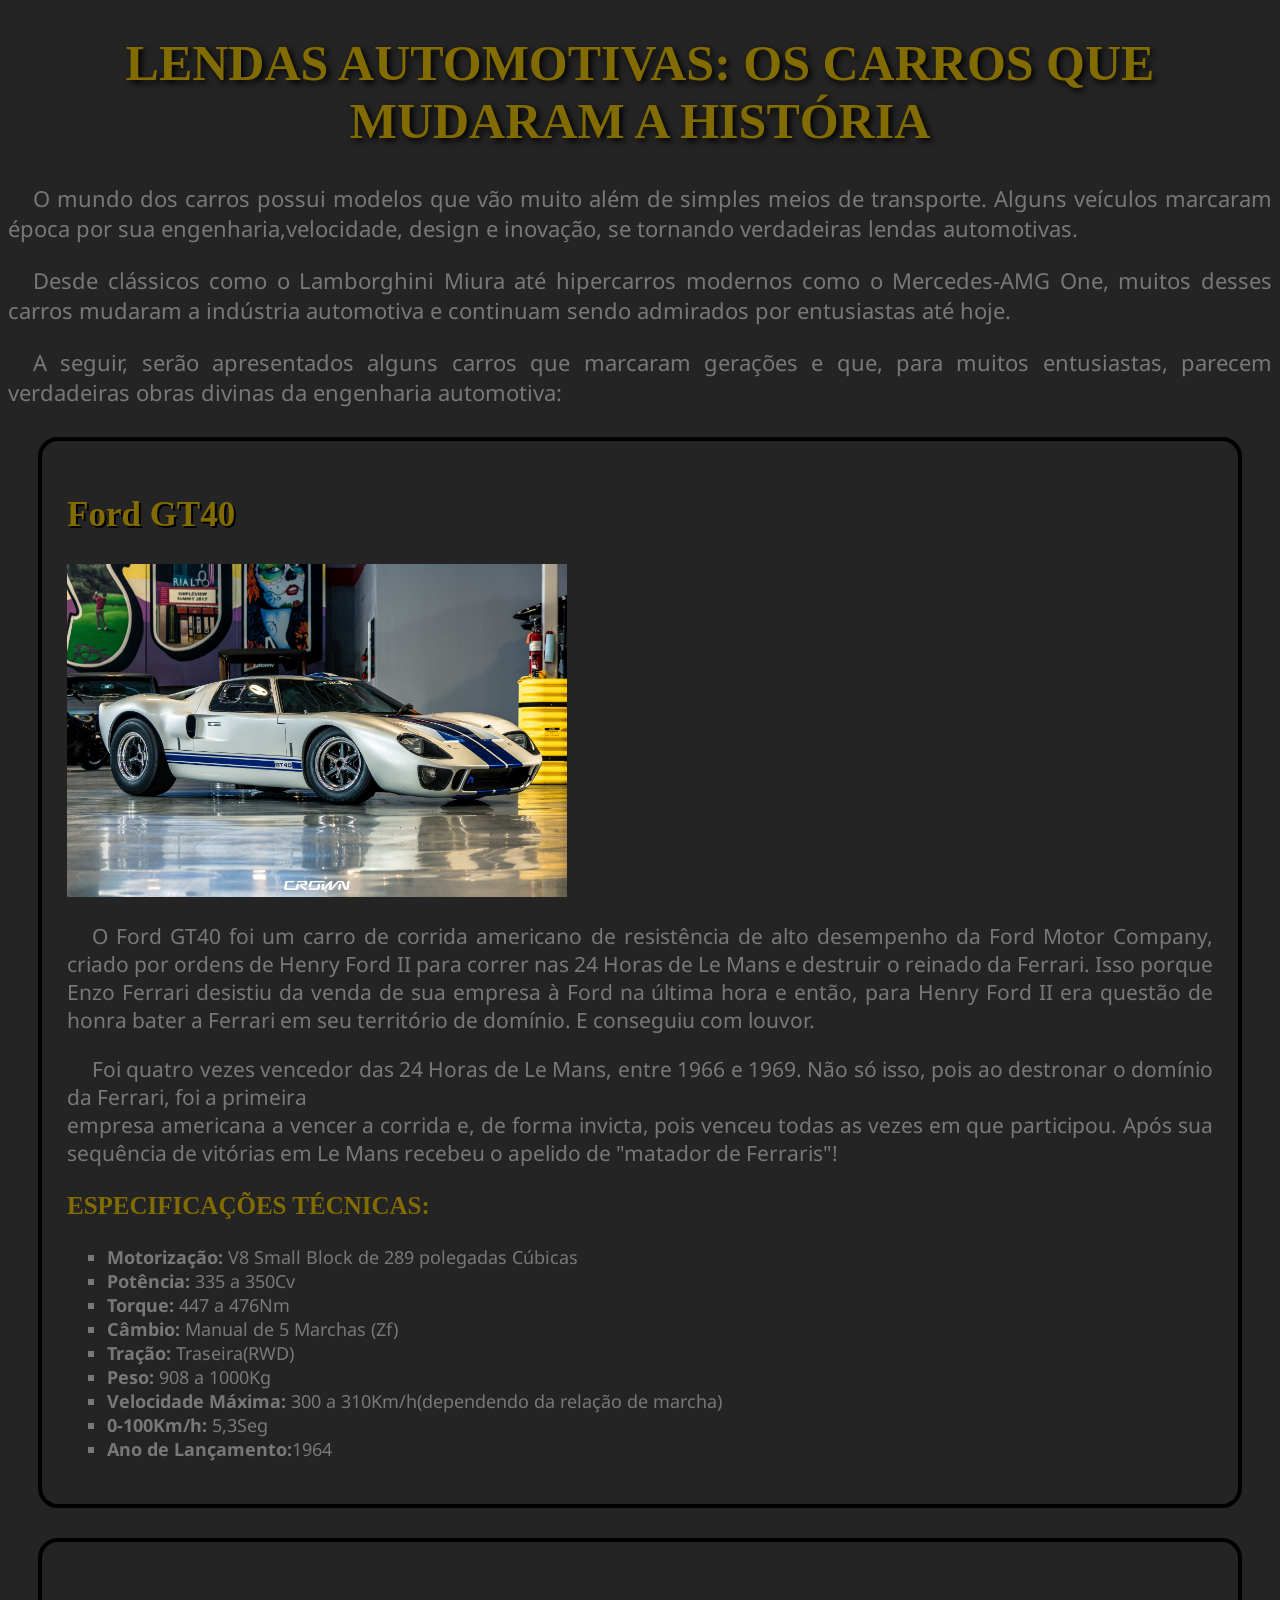
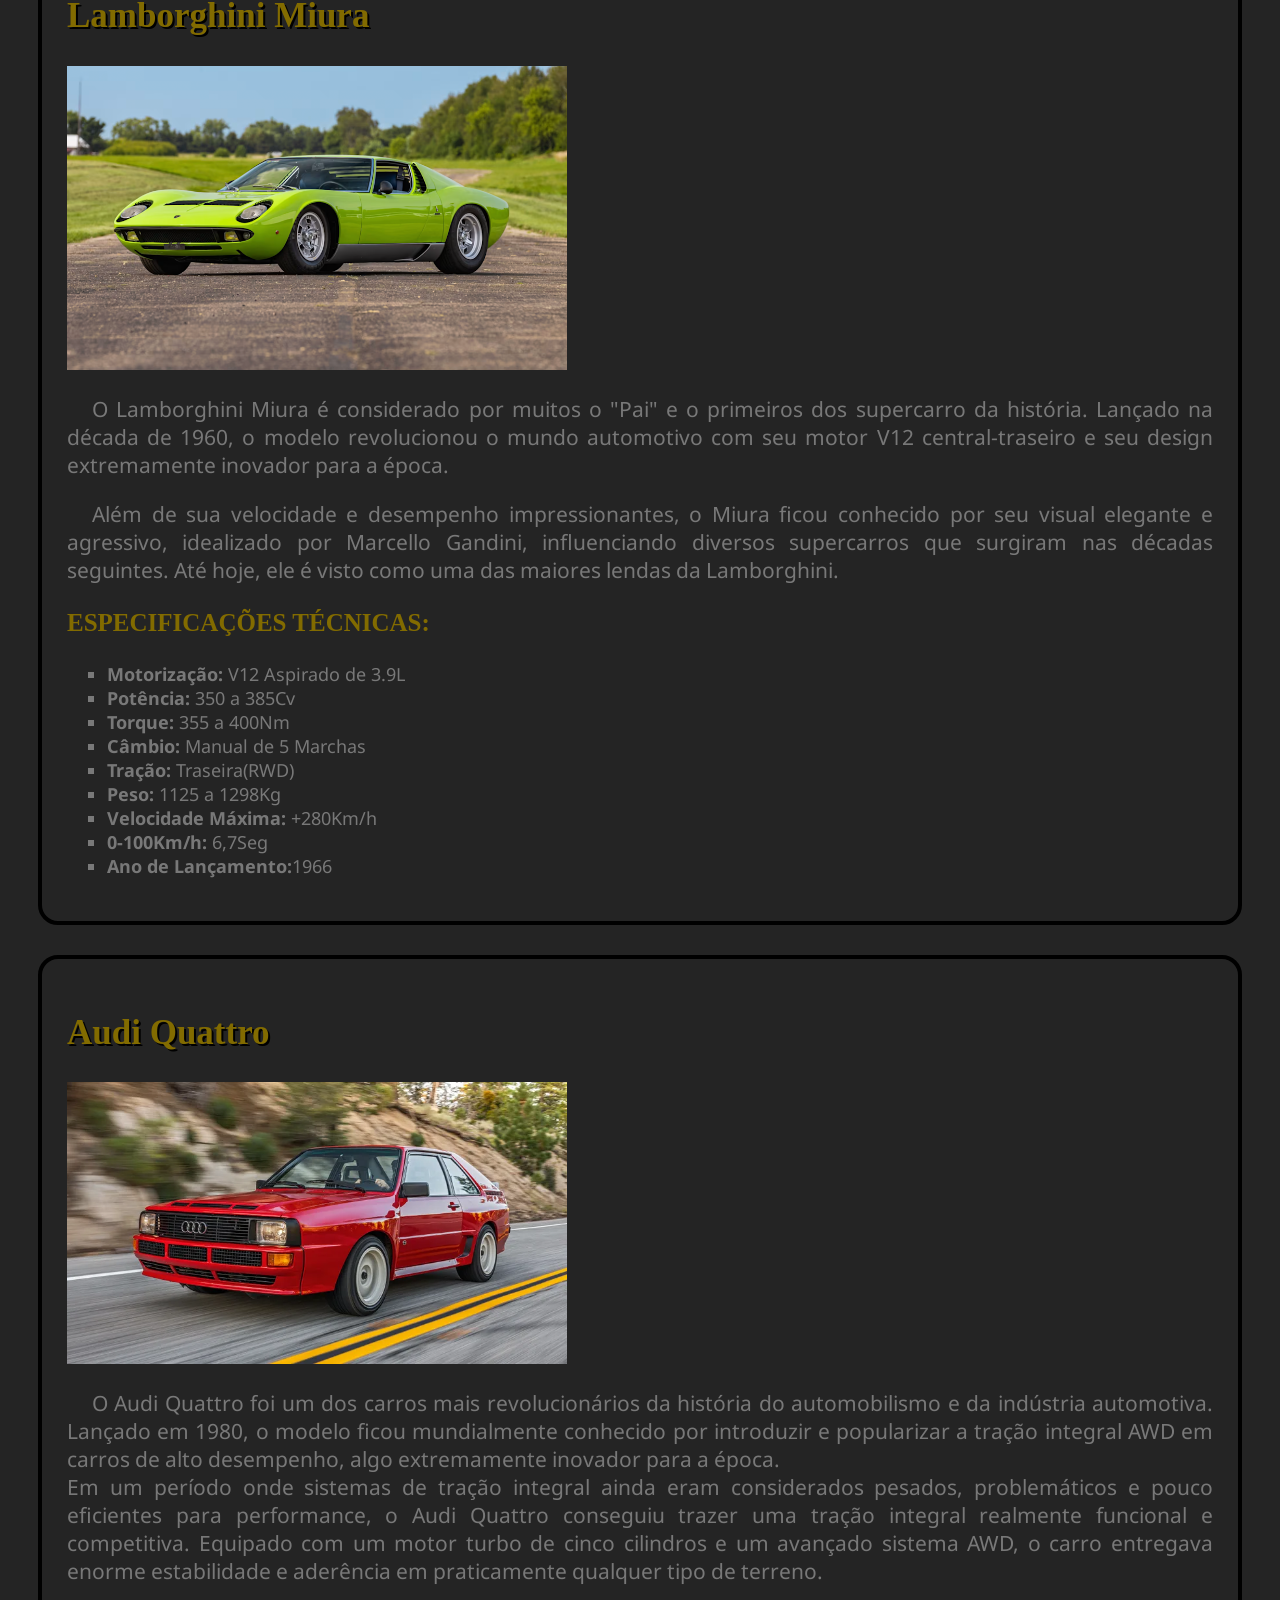
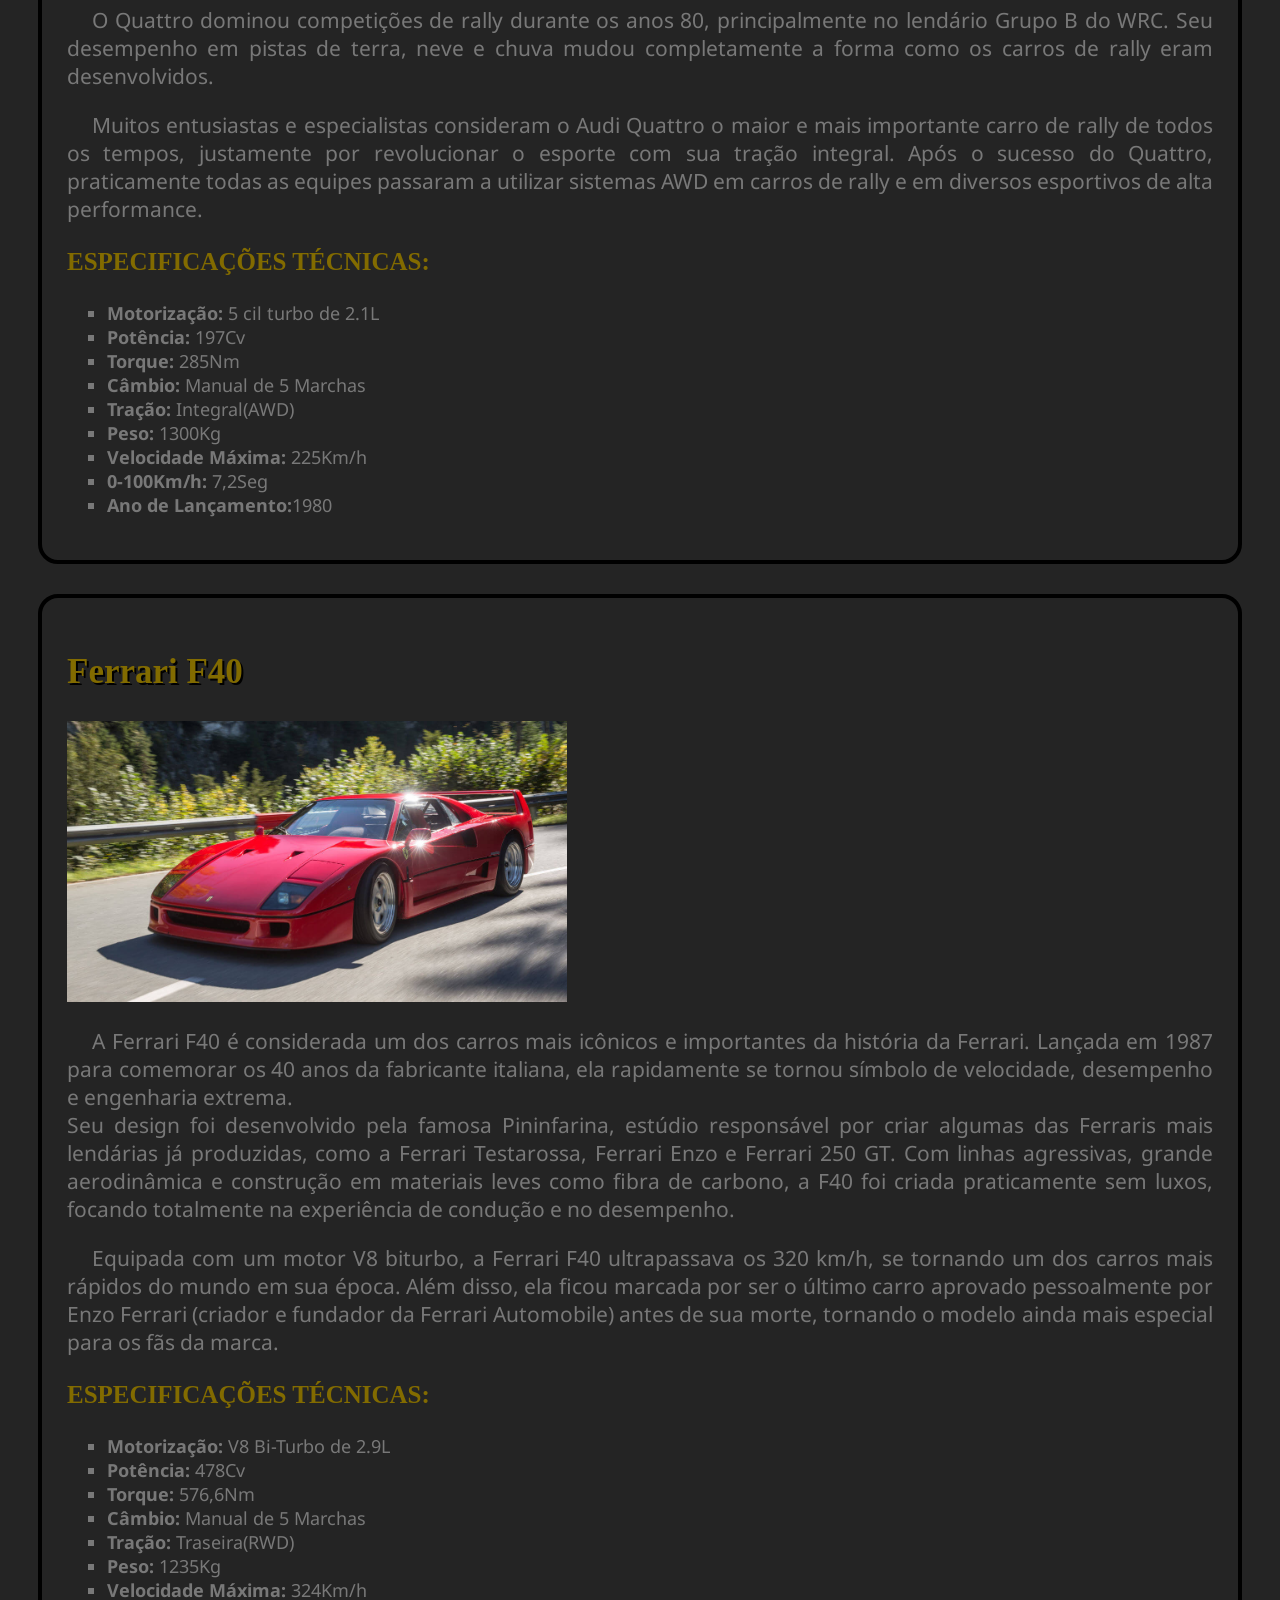
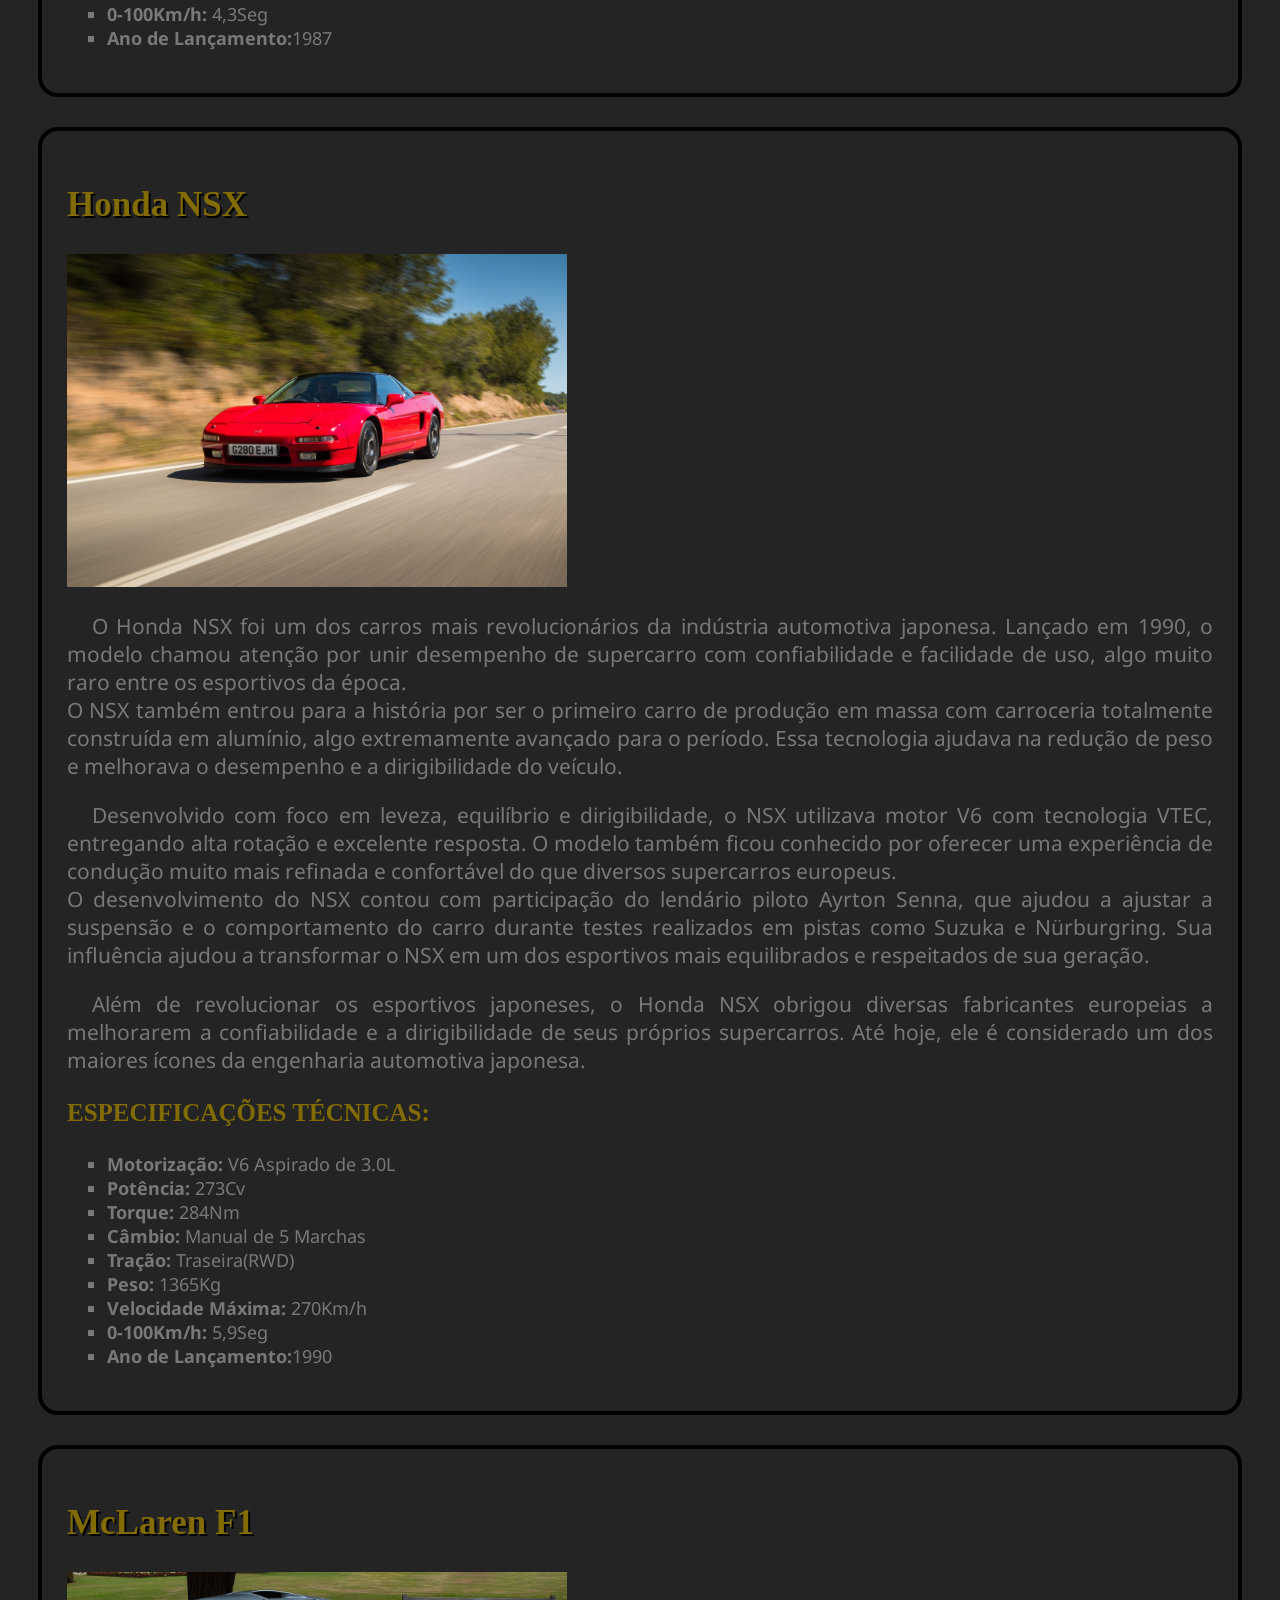
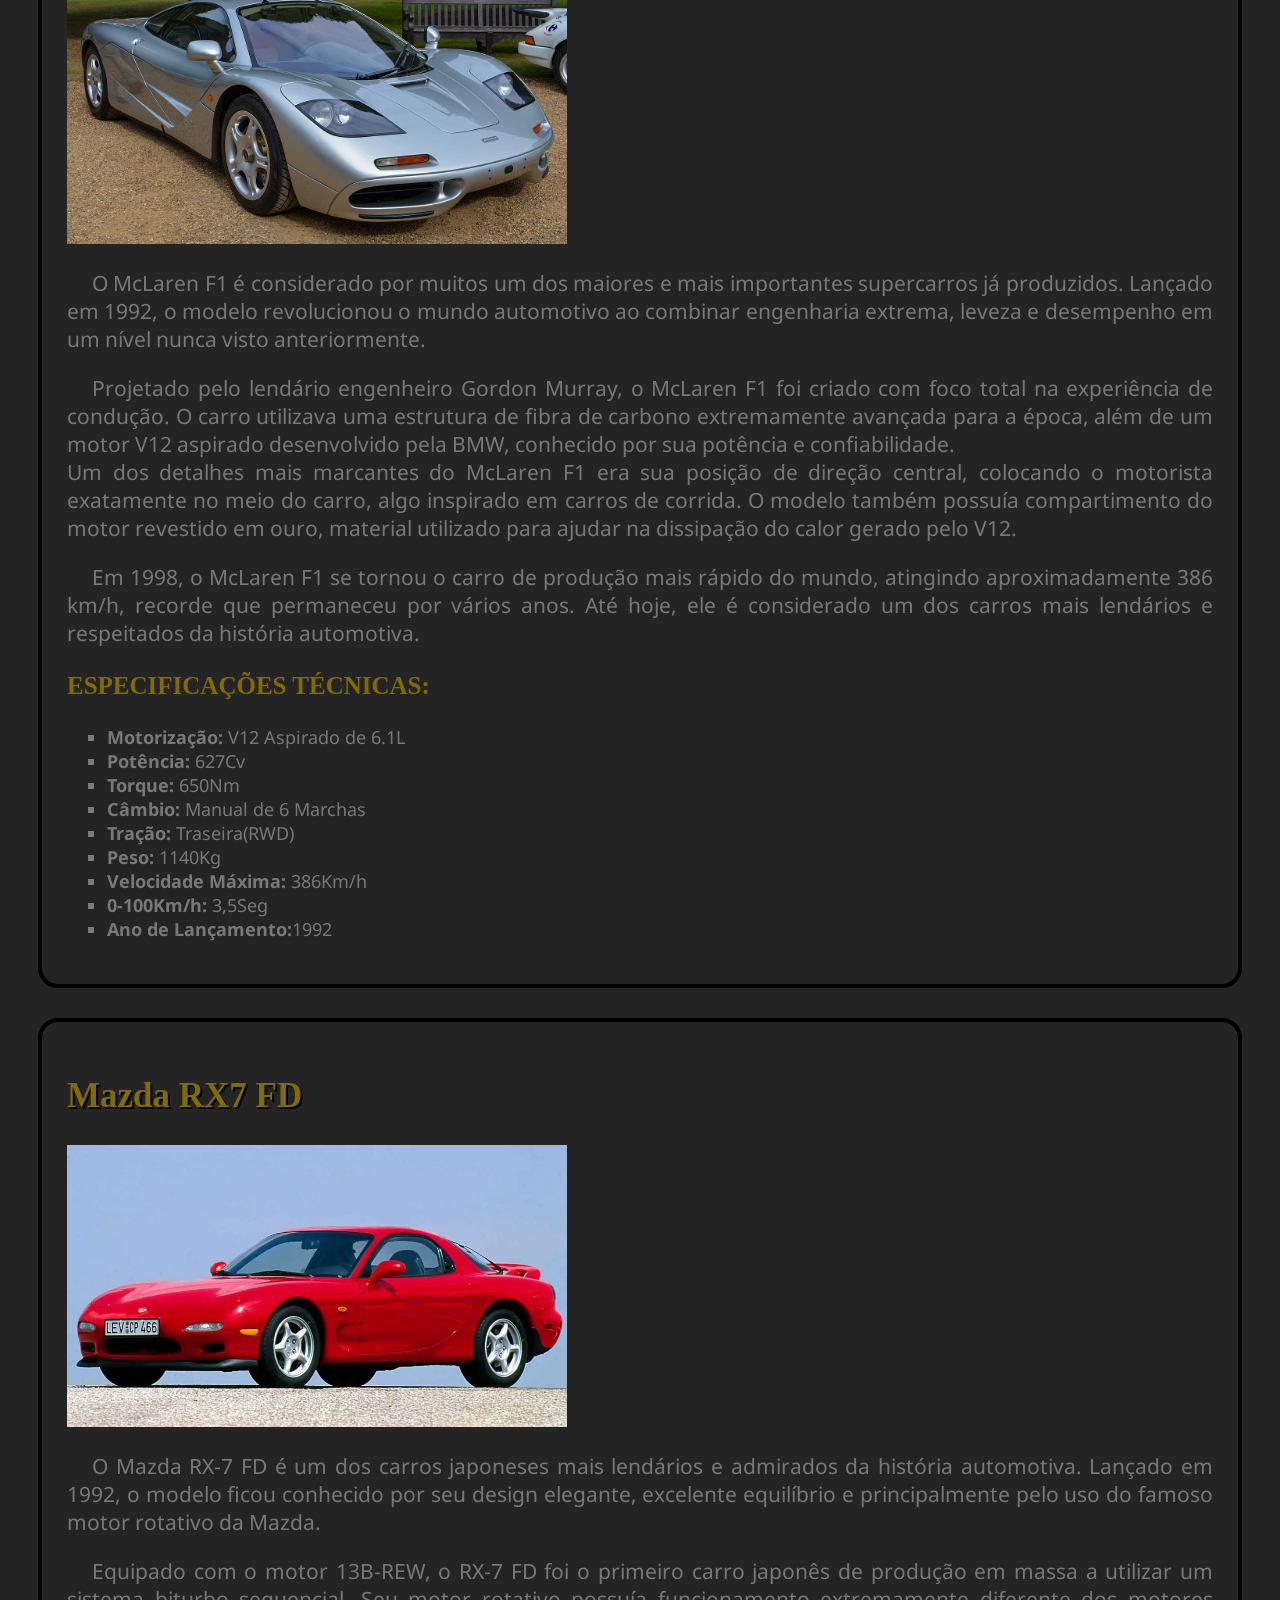
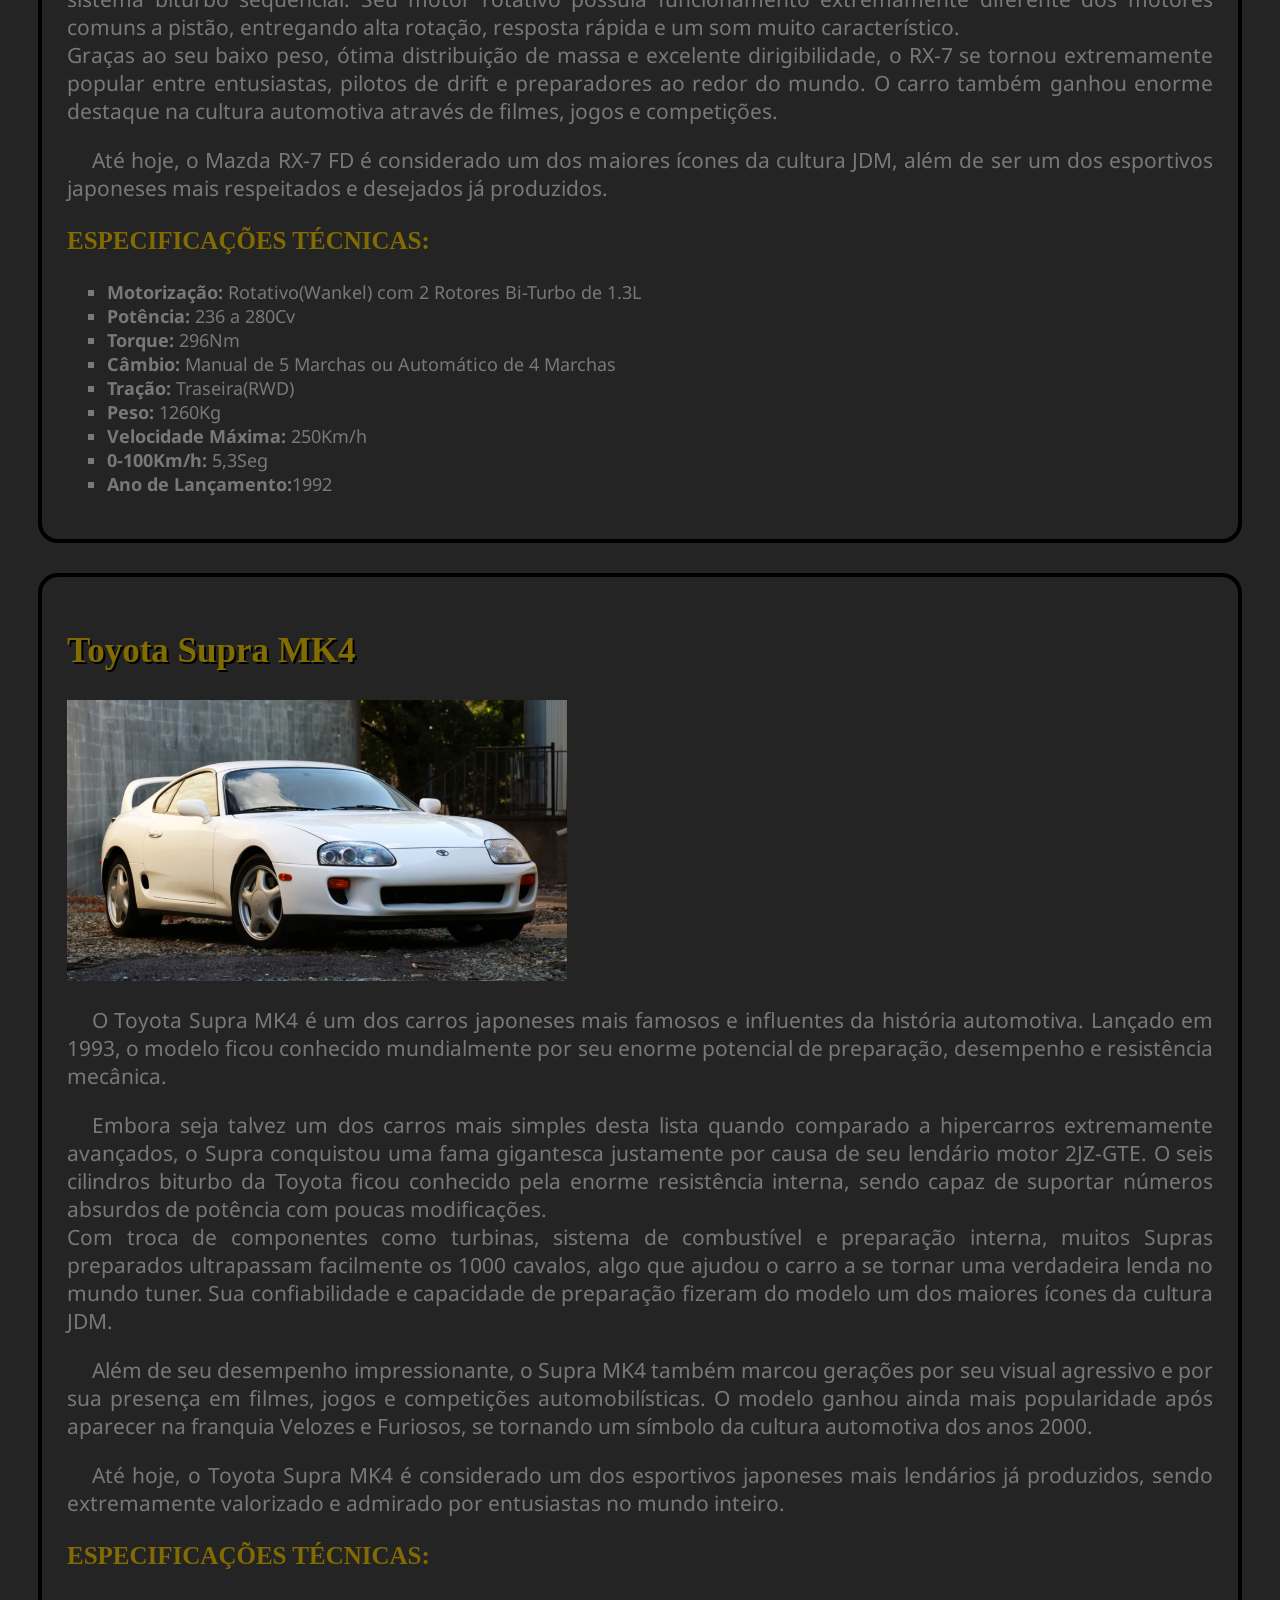
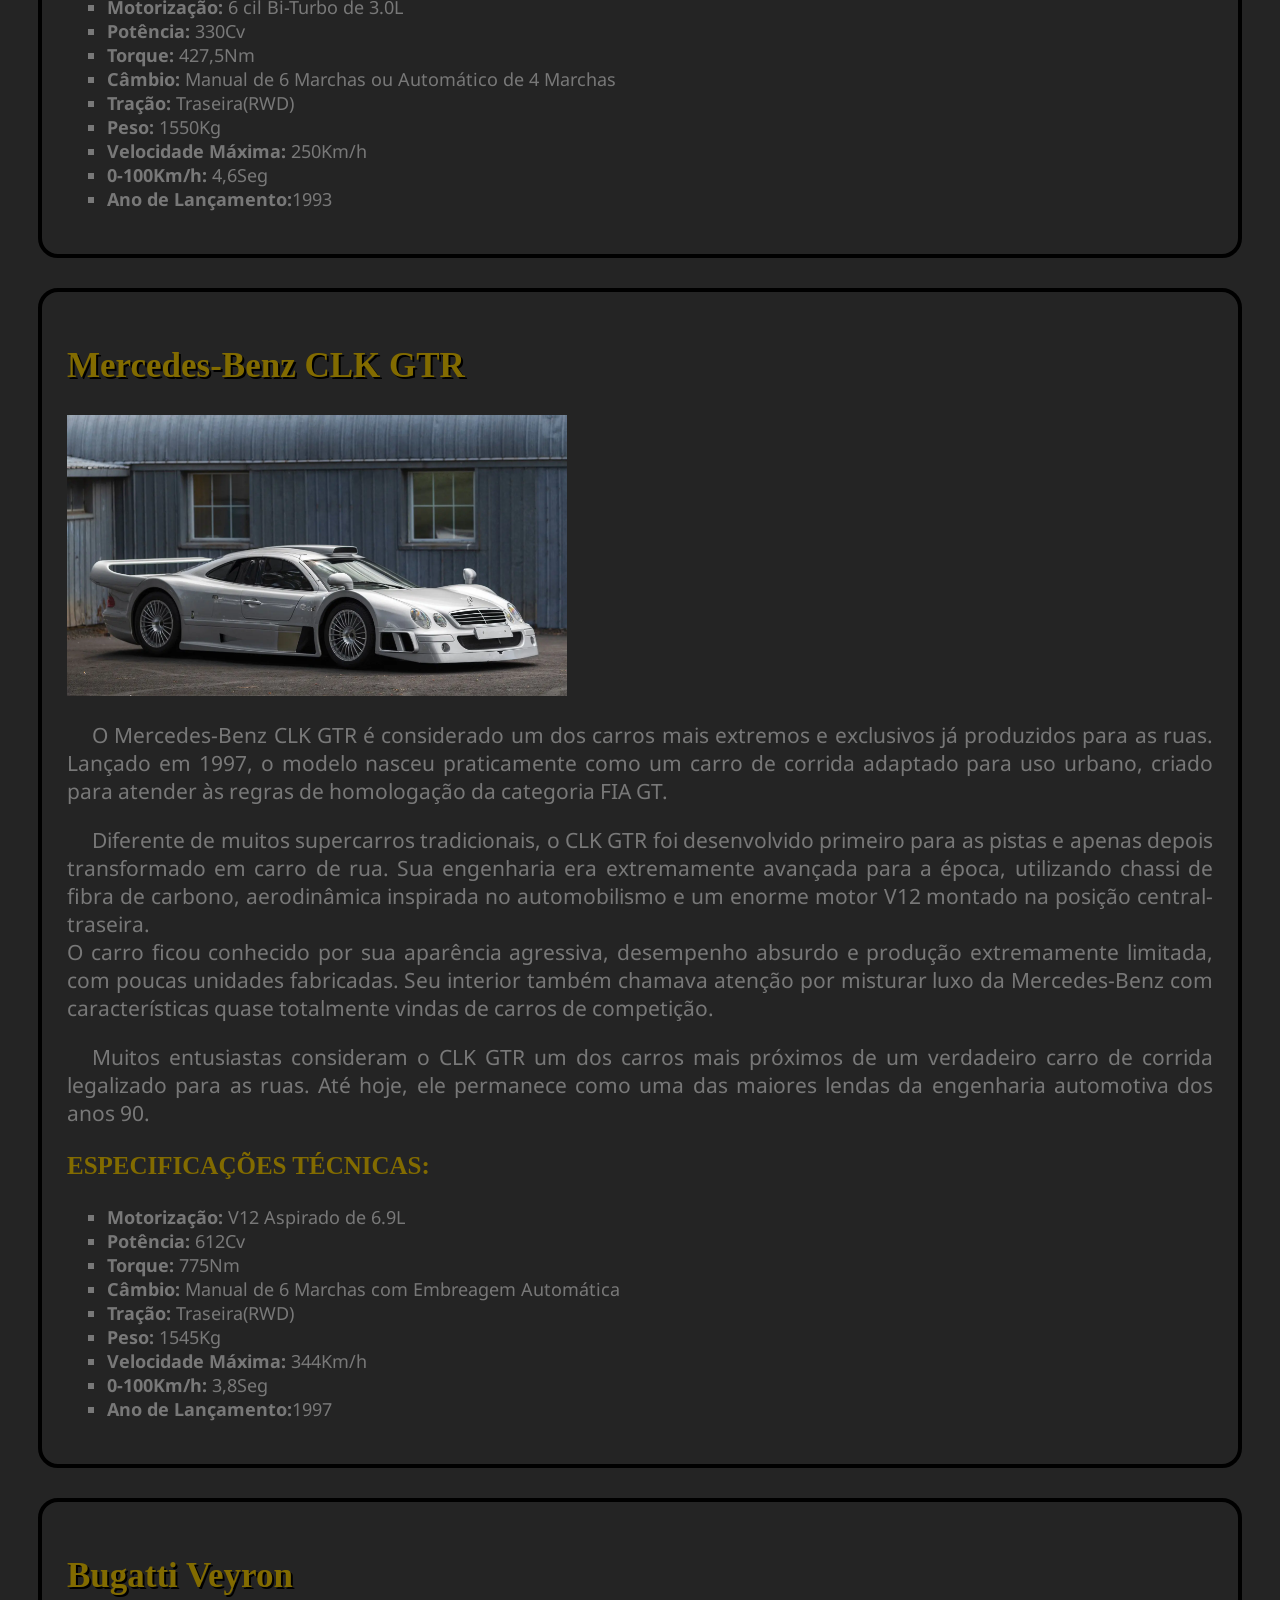
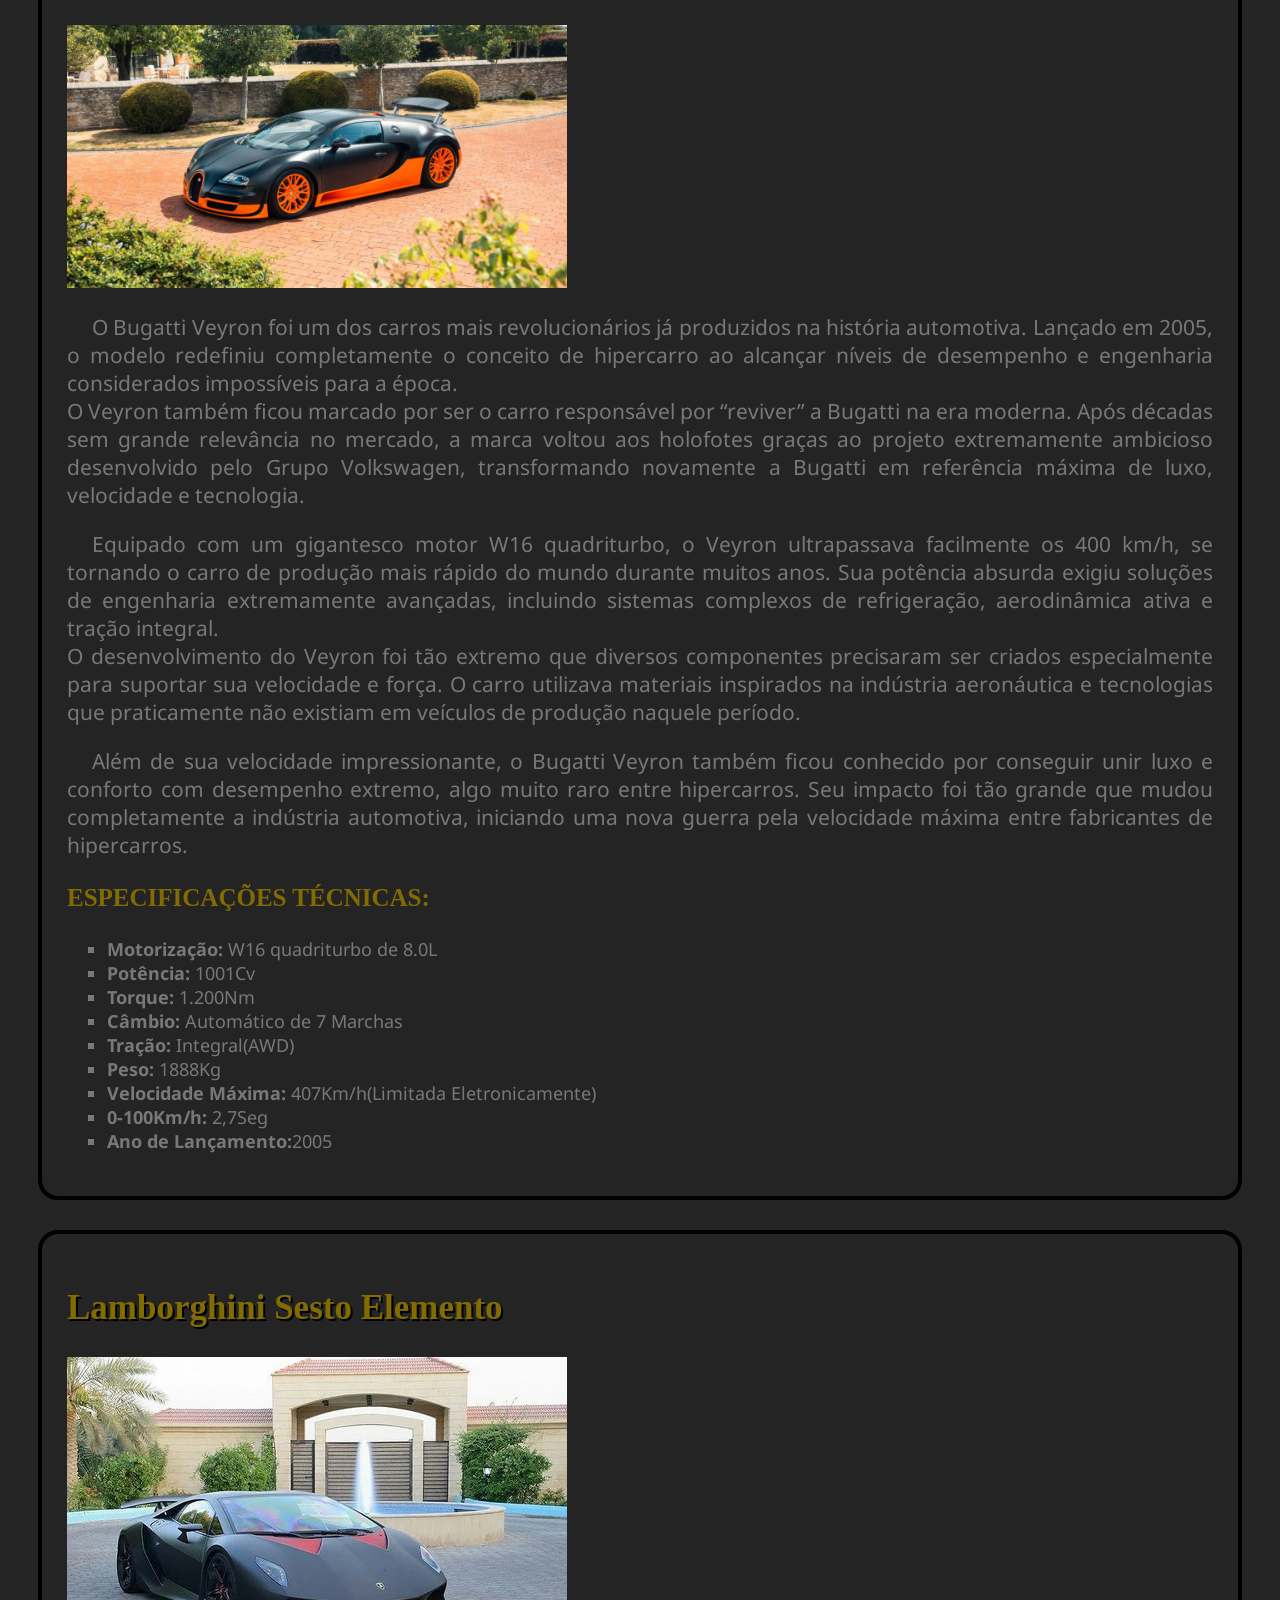
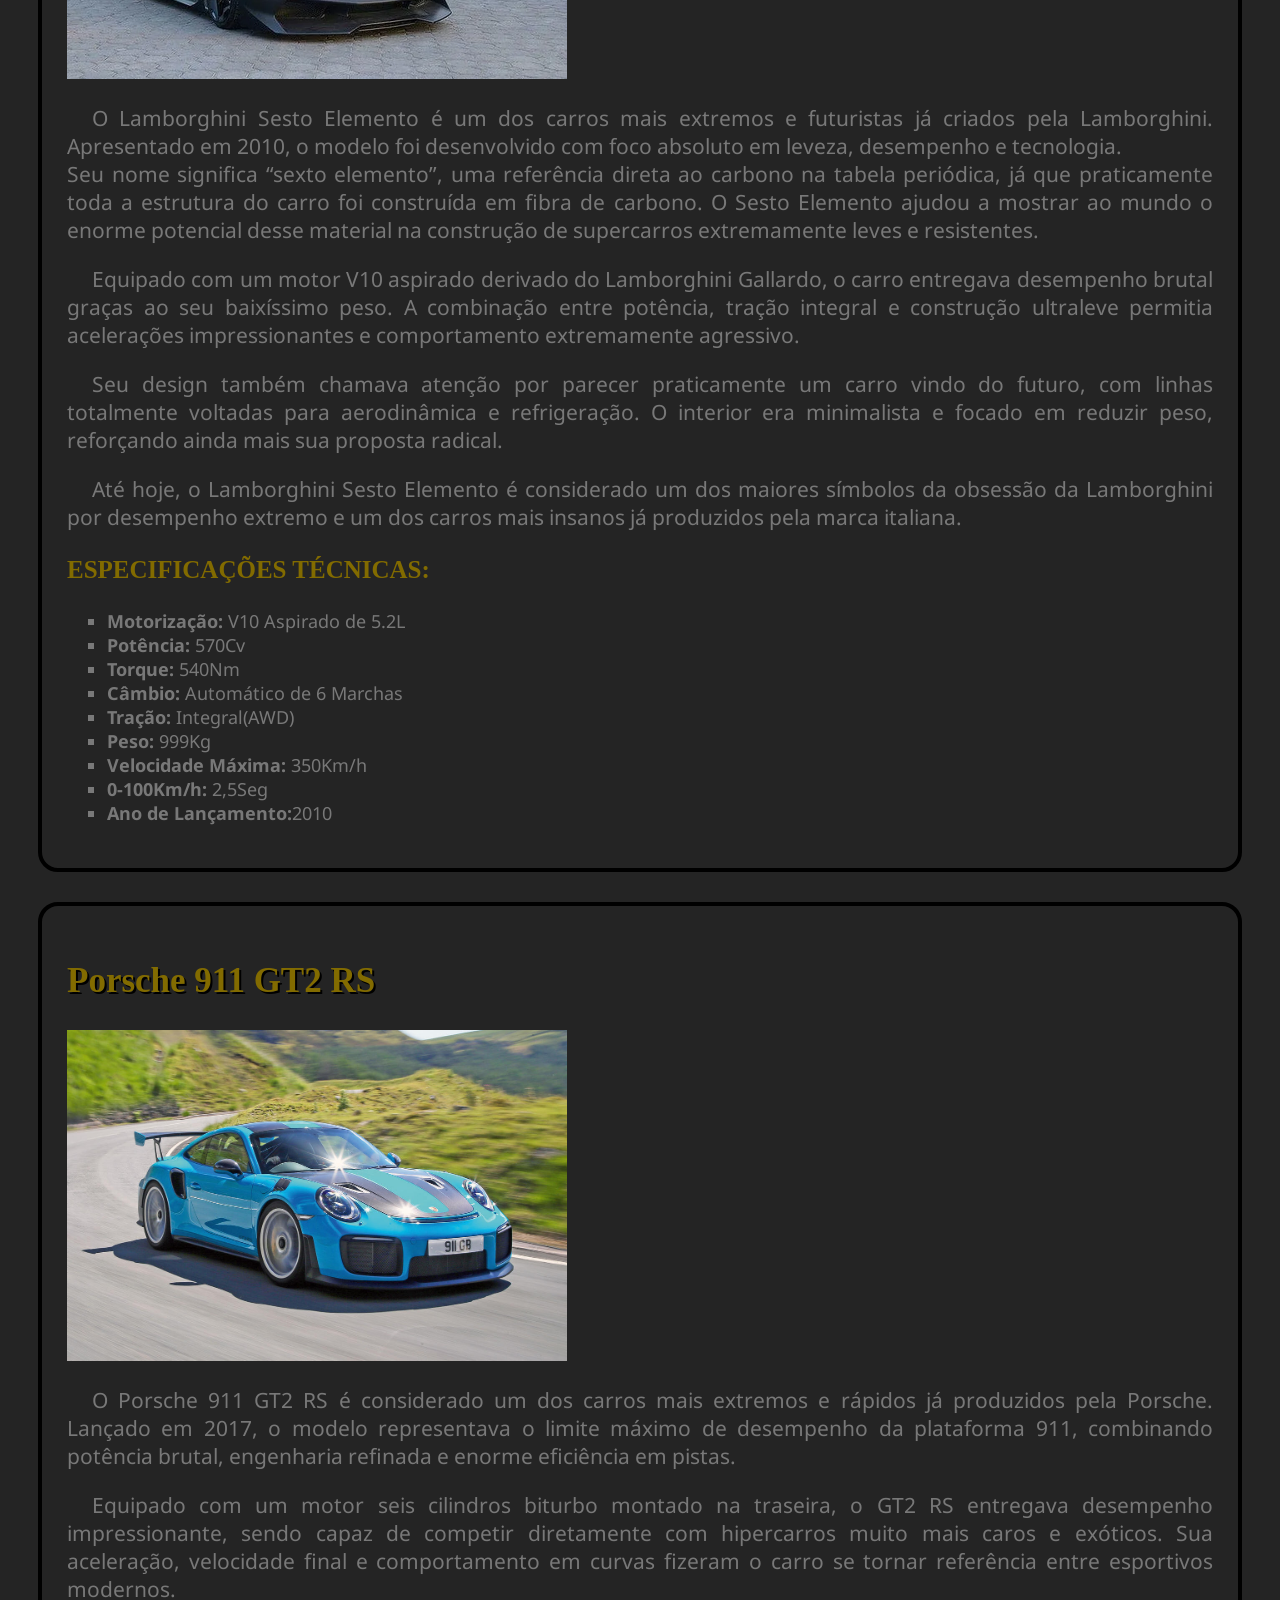
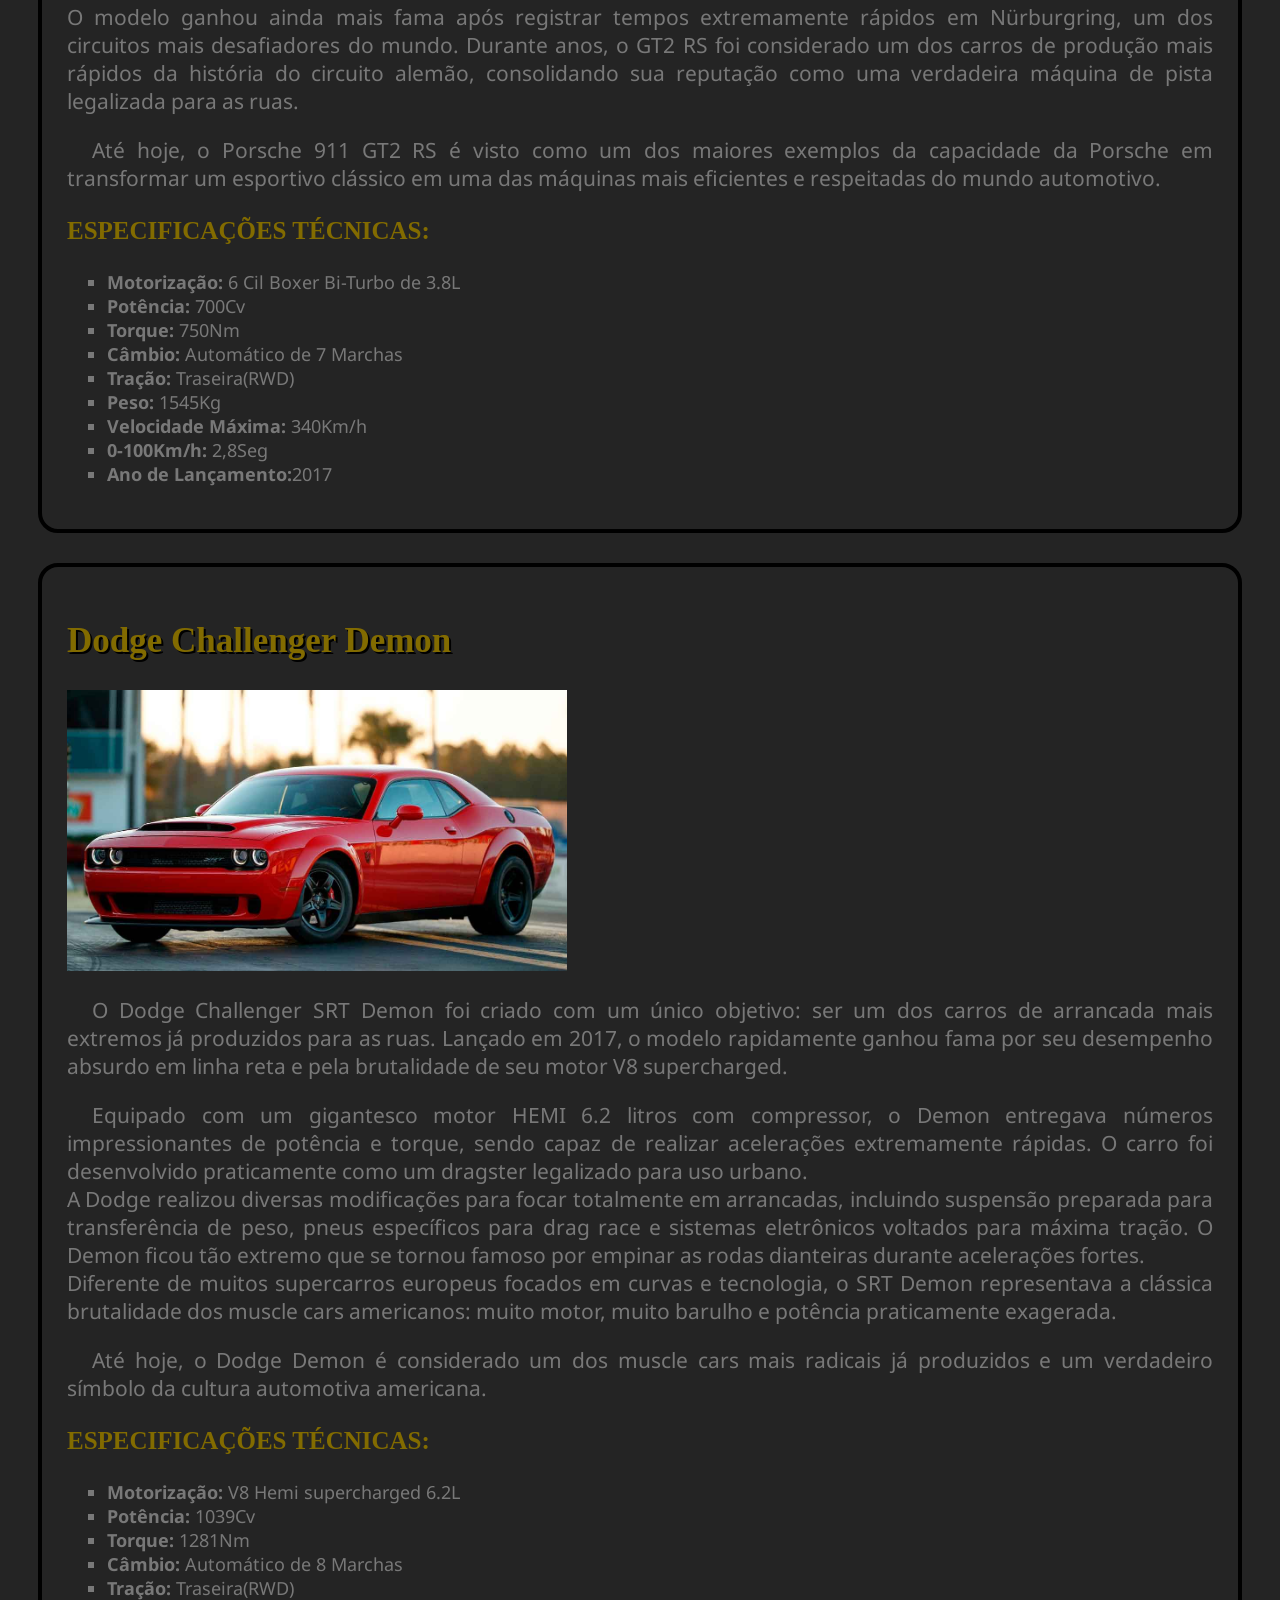
<file: Trabalho2 HTML/index.html>
<!DOCTYPE html>
<html lang="pt-BR">
<head>
    <meta charset="UTF-8">
    <meta name="viewport" content="width=device-width, initial-scale=1.0">
    <link rel="shortcut icon" href="iconeEngine.png" type="image/x-icon">
    <link rel="preconnect" href="https://fonts.googleapis.com">
    <link rel="preconnect" href="https://fonts.gstatic.com" crossorigin>
    <link href="https://fonts.googleapis.com/css2?family=Noto+Sans:ital,wght@0,100..900;1,100..900&display=swap" rel="stylesheet">
    <link rel="stylesheet" href="style.css">
    <title>Carros que Mudaram a História</title>
</head>
<body>
    <header>
        <!-- Página desenvolvida sobre carros que marcaram a história automotiva -->
        <h1 id="titulo">Lendas Automotivas: Os carros que Mudaram a História</h1>
        <p class="paraTitulo"> O mundo dos carros possui modelos que vão muito além de simples meios
        de transporte. Alguns veículos marcaram época por sua engenharia,velocidade, design e
        inovação, se tornando verdadeiras lendas automotivas.</p>
        <p class="paraTitulo"> Desde clássicos como o Lamborghini Miura até hipercarros modernos como
        o Mercedes-AMG One, muitos desses carros mudaram a indústria automotiva
        e continuam sendo admirados por entusiastas até hoje.</p> 
        <p class="paraTitulo">
        A seguir, serão apresentados alguns carros que marcaram gerações
        e que, para muitos entusiastas, parecem verdadeiras obras divinas
        da engenharia automotiva:
        </p>
    </header>
    
    <main>
        <section>
            <h2>Ford GT40</h2>
            <img src="FordGTmk1.jfif" alt="Ford Modelo GT40 MK1" width="500">
            <p>
                O Ford GT40 foi um carro de corrida americano de resistência de alto desempenho da Ford Motor Company, criado
            por ordens de Henry Ford II para correr nas 24 Horas de Le Mans e destruir o reinado da Ferrari. Isso porque Enzo
            Ferrari desistiu da venda de sua empresa à Ford na última hora e então, para Henry Ford II era questão de honra
            bater a Ferrari em seu território de domínio. E conseguiu com louvor.
            </p>
            <p>
                Foi quatro vezes vencedor das 24 Horas de Le Mans, entre 1966 e 1969.
            Não só isso, pois ao destronar o domínio da Ferrari, foi a primeira<br>
            empresa 
            americana a vencer a corrida e, de forma invicta, pois venceu 
            todas as vezes em que participou. Após sua sequência de vitórias em Le Mans
            recebeu o apelido de "matador de Ferraris"!
            </p>
            <h3>ESPECIFICAÇÕES TÉCNICAS:</h3>
            <!--Lista desordenada-->
            <ul>
                <li><b>Motorização:</b> V8 Small Block de 289 polegadas Cúbicas</li>
                <li><b>Potência:</b> 335 a 350Cv</li>
                <li><b>Torque:</b> 447 a 476Nm</li>
                <li><b>Câmbio:</b> Manual de 5 Marchas (Zf)</li>
                <li><b>Tração:</b> Traseira(RWD)</li>
                <li><b>Peso:</b> 908 a 1000Kg</li>
                <li><b>Velocidade Máxima:</b> 300 a 310Km/h(dependendo da relação de marcha)</li>
                <li><b>0-100Km/h:</b> 5,3Seg</li>
                <li><b>Ano de Lançamento:</b>1964</li>
            </ul>
        </section>

        <section>
            <h2>Lamborghini Miura</h2>
            <img src="LamboMiura.png" alt="Lamborghini Modelo Miura Sv" width="500">
            <p>
            O Lamborghini Miura é considerado por muitos o "Pai" e o primeiros dos supercarro
            da história. Lançado na década de 1960, o modelo revolucionou o
            mundo automotivo com seu motor V12 central-traseiro e seu design
            extremamente inovador para a época.
            </p>

            <p>
            Além de sua velocidade e desempenho impressionantes, o Miura ficou
            conhecido por seu visual elegante e agressivo, idealizado por Marcello Gandini, influenciando diversos
            supercarros que surgiram nas décadas seguintes. Até hoje, ele é visto
            como uma das maiores lendas da Lamborghini.
            </p>

            <h3>ESPECIFICAÇÕES TÉCNICAS:</h3>
            <ul>
                <li><b>Motorização:</b> V12 Aspirado de 3.9L</li>
                <li><b>Potência:</b> 350 a 385Cv</li>
                <li><b>Torque:</b> 355 a 400Nm</li>
                <li><b>Câmbio:</b> Manual de 5 Marchas</li>
                <li><b>Tração:</b> Traseira(RWD)</li>
                <li><b>Peso:</b> 1125 a 1298Kg</li>
                <li><b>Velocidade Máxima:</b> +280Km/h</li>
                <li><b>0-100Km/h:</b> 6,7Seg</li>
                <li><b>Ano de Lançamento:</b>1966</li>
            </ul>
        </section>

        <section>
            <h2>Audi Quattro</h2>
            <img src="Audiquattro.webp" alt="Audi Modelo Quattro" width="500">
            <p>
            O Audi Quattro foi um dos carros mais revolucionários da história
            do automobilismo e da indústria automotiva. Lançado em 1980, o modelo
            ficou mundialmente conhecido por introduzir e popularizar a tração
            integral AWD em carros de alto desempenho, algo extremamente inovador
            para a época.<br>
            Em um período onde sistemas de tração integral ainda eram considerados
            pesados, problemáticos e pouco eficientes para performance, o Audi Quattro
            conseguiu trazer uma tração integral realmente funcional e competitiva.
            Equipado com um motor turbo de cinco cilindros e um avançado sistema AWD,
            o carro entregava enorme estabilidade e aderência em praticamente qualquer
            tipo de terreno.
            </p>

            <p>
            O Quattro dominou competições de rally durante os anos 80, principalmente
            no lendário Grupo B do WRC. Seu desempenho em pistas de terra, neve e chuva
            mudou completamente a forma como os carros de rally eram desenvolvidos.
            </p>

            <p>
            Muitos entusiastas e especialistas consideram o Audi Quattro o maior
            e mais importante carro de rally de todos os tempos, justamente por
            revolucionar o esporte com sua tração integral. Após o sucesso do Quattro,
            praticamente todas as equipes passaram a utilizar sistemas AWD em carros
            de rally e em diversos esportivos de alta performance.
            </p>

            <h3>ESPECIFICAÇÕES TÉCNICAS:</h3>
            <ul>
                <li><b>Motorização:</b> 5 cil turbo de 2.1L</li>
                <li><b>Potência:</b> 197Cv</li>
                <li><b>Torque:</b> 285Nm</li>
                <li><b>Câmbio:</b> Manual de 5 Marchas</li>
                <li><b>Tração:</b> Integral(AWD)</li>
                <li><b>Peso:</b> 1300Kg</li>
                <li><b>Velocidade Máxima:</b> 225Km/h</li>
                <li><b>0-100Km/h:</b> 7,2Seg</li>
                <li><b>Ano de Lançamento:</b>1980</li>
            </ul>
        </section>

        <section>
            <h2>Ferrari F40</h2>
            <img src="F40.jpg" alt="Ferrari Modelo F40" width="500">
            <p>
            A Ferrari F40 é considerada um dos carros mais icônicos e importantes
            da história da Ferrari. Lançada em 1987 para comemorar os 40 anos da
            fabricante italiana, ela rapidamente se tornou símbolo de velocidade,
            desempenho e engenharia extrema.<br>
            Seu design foi desenvolvido pela famosa Pininfarina, estúdio responsável
            por criar algumas das Ferraris mais lendárias já produzidas, como a
            Ferrari Testarossa, Ferrari Enzo e Ferrari 250 GT. Com linhas agressivas,
            grande aerodinâmica e construção em materiais leves como fibra de carbono,
            a F40 foi criada praticamente sem luxos, focando totalmente na experiência
            de condução e no desempenho.
            </p>

            <p>
            Equipada com um motor V8 biturbo, a Ferrari F40 ultrapassava os
            320 km/h, se tornando um dos carros mais rápidos do mundo em sua época.
            Além disso, ela ficou marcada por ser o último carro aprovado pessoalmente
            por Enzo Ferrari (criador e fundador da Ferrari Automobile) antes de sua morte, tornando o modelo ainda mais especial
            para os fãs da marca.
            </p>
            <h3>ESPECIFICAÇÕES TÉCNICAS:</h3>
            <ul>
                <li><b>Motorização:</b> V8 Bi-Turbo de 2.9L</li>
                <li><b>Potência:</b> 478Cv</li>
                <li><b>Torque:</b> 576,6Nm</li>
                <li><b>Câmbio:</b> Manual de 5 Marchas</li>
                <li><b>Tração:</b> Traseira(RWD)</li>
                <li><b>Peso:</b> 1235Kg</li>
                <li><b>Velocidade Máxima:</b> 324Km/h</li>
                <li><b>0-100Km/h:</b> 4,3Seg</li>
                <li><b>Ano de Lançamento:</b>1987</li>
            </ul>
        </section>

        <section>
            <h2>Honda NSX</h2>
            <img src="HondaNSX.jpg" alt="Honda Modelo NSX" width="500">
            <p>
            O Honda NSX foi um dos carros mais revolucionários da indústria automotiva
            japonesa. Lançado em 1990, o modelo chamou atenção por unir desempenho
            de supercarro com confiabilidade e facilidade de uso, algo muito raro
            entre os esportivos da época. <br>
            O NSX também entrou para a história por ser o primeiro carro de produção
            em massa com carroceria totalmente construída em alumínio, algo extremamente
            avançado para o período. Essa tecnologia ajudava na redução de peso e
            melhorava o desempenho e a dirigibilidade do veículo.
            </p>

            <p>
            Desenvolvido com foco em leveza, equilíbrio e dirigibilidade, o NSX
            utilizava motor V6 com tecnologia VTEC, entregando alta rotação e excelente
            resposta. O modelo também ficou conhecido por oferecer uma experiência
            de condução muito mais refinada e confortável do que diversos supercarros
            europeus. <br>
            O desenvolvimento do NSX contou com participação do lendário piloto
            Ayrton Senna, que ajudou a ajustar a suspensão e o comportamento do carro
            durante testes realizados em pistas como Suzuka e Nürburgring. Sua influência
            ajudou a transformar o NSX em um dos esportivos mais equilibrados e respeitados
            de sua geração.
            </p>

            <p>
            Além de revolucionar os esportivos japoneses, o Honda NSX obrigou diversas
            fabricantes europeias a melhorarem a confiabilidade e a dirigibilidade
            de seus próprios supercarros. Até hoje, ele é considerado um dos maiores
            ícones da engenharia automotiva japonesa.
            </p>
            <h3>ESPECIFICAÇÕES TÉCNICAS:</h3>
            <ul>
                <li><b>Motorização:</b> V6 Aspirado de 3.0L</li>
                <li><b>Potência:</b> 273Cv</li>
                <li><b>Torque:</b> 284Nm</li>
                <li><b>Câmbio:</b> Manual de 5 Marchas</li>
                <li><b>Tração:</b> Traseira(RWD)</li>
                <li><b>Peso:</b> 1365Kg</li>
                <li><b>Velocidade Máxima:</b> 270Km/h</li>
                <li><b>0-100Km/h:</b> 5,9Seg</li>
                <li><b>Ano de Lançamento:</b>1990</li>
            </ul>
        </section>

        <section>
            <h2>McLaren F1</h2>
            <img src="McLarenF1.jpg" alt="McLaren Modelo F1" width="500">
            <p>
            O McLaren F1 é considerado por muitos um dos maiores e mais importantes
            supercarros já produzidos. Lançado em 1992, o modelo revolucionou o
            mundo automotivo ao combinar engenharia extrema, leveza e desempenho
            em um nível nunca visto anteriormente.
            </p>

            <p>
            Projetado pelo lendário engenheiro Gordon Murray, o McLaren F1 foi criado
            com foco total na experiência de condução. O carro utilizava uma estrutura
            de fibra de carbono extremamente avançada para a época, além de um motor
            V12 aspirado desenvolvido pela BMW, conhecido por sua potência e confiabilidade. <br>
            Um dos detalhes mais marcantes do McLaren F1 era sua posição de direção
            central, colocando o motorista exatamente no meio do carro, algo inspirado
            em carros de corrida. O modelo também possuía compartimento do motor revestido
            em ouro, material utilizado para ajudar na dissipação do calor gerado pelo V12.
            </p>

            <p>
            Em 1998, o McLaren F1 se tornou o carro de produção mais rápido do mundo,
            atingindo aproximadamente 386 km/h, recorde que permaneceu por vários anos.
            Até hoje, ele é considerado um dos carros mais lendários e respeitados
            da história automotiva.
            </p>
            <h3>ESPECIFICAÇÕES TÉCNICAS:</h3>
            <ul>
                <li><b>Motorização:</b> V12 Aspirado de 6.1L</li>
                <li><b>Potência:</b> 627Cv</li>
                <li><b>Torque:</b> 650Nm</li>
                <li><b>Câmbio:</b> Manual de 6 Marchas</li>
                <li><b>Tração:</b> Traseira(RWD)</li>
                <li><b>Peso:</b> 1140Kg</li>
                <li><b>Velocidade Máxima:</b> 386Km/h</li>
                <li><b>0-100Km/h:</b> 3,5Seg</li>
                <li><b>Ano de Lançamento:</b>1992</li>
            </ul>
        </section>

        <section>
            <h2>Mazda RX7 FD</h2>
            <img src="MazdaRX7fd.webp" alt="Mazda Modelo Rx7 Fd" width="500">
            <p>
            O Mazda RX-7 FD é um dos carros japoneses mais lendários e admirados
            da história automotiva. Lançado em 1992, o modelo ficou conhecido
            por seu design elegante, excelente equilíbrio e principalmente pelo
            uso do famoso motor rotativo da Mazda.
            </p>

            <p>
            Equipado com o motor 13B-REW, o RX-7 FD foi o primeiro carro japonês
            de produção em massa a utilizar um sistema biturbo sequencial. Seu motor
            rotativo possuía funcionamento extremamente diferente dos motores comuns
            a pistão, entregando alta rotação, resposta rápida e um som muito característico.<br>
            Graças ao seu baixo peso, ótima distribuição de massa e excelente
            dirigibilidade, o RX-7 se tornou extremamente popular entre entusiastas,
            pilotos de drift e preparadores ao redor do mundo. O carro também ganhou
            enorme destaque na cultura automotiva através de filmes, jogos e competições.
            </p>

            <p>
            Até hoje, o Mazda RX-7 FD é considerado um dos maiores ícones da cultura JDM,
            além de ser um dos esportivos japoneses mais respeitados e desejados já produzidos.
            </p>
            <h3>ESPECIFICAÇÕES TÉCNICAS:</h3>
            <ul>
                <li><b>Motorização:</b> Rotativo(Wankel) com 2 Rotores Bi-Turbo de 1.3L</li>
                <li><b>Potência:</b> 236 a 280Cv</li>
                <li><b>Torque:</b> 296Nm</li>
                <li><b>Câmbio:</b> Manual de 5 Marchas ou Automático de 4 Marchas</li>
                <li><b>Tração:</b> Traseira(RWD)</li>
                <li><b>Peso:</b> 1260Kg</li>
                <li><b>Velocidade Máxima:</b> 250Km/h</li>
                <li><b>0-100Km/h:</b> 5,3Seg</li>
                <li><b>Ano de Lançamento:</b>1992</li>
            </ul>
        </section>

        <section>
            <!--Bro, is that a Supra?!!!(meme famoso no meio de quem gosta de carros)-->
            <h2>Toyota Supra MK4</h2>
            <img src="Supra.jpg" alt="Toyota Modelo Supra MK4" width="500">
            <p>
            O Toyota Supra MK4 é um dos carros japoneses mais famosos e influentes
            da história automotiva. Lançado em 1993, o modelo ficou conhecido
            mundialmente por seu enorme potencial de preparação, desempenho e
            resistência mecânica.
            </p>

            <p>
            Embora seja talvez um dos carros mais simples desta lista quando comparado
            a hipercarros extremamente avançados, o Supra conquistou uma fama gigantesca
            justamente por causa de seu lendário motor 2JZ-GTE. O seis cilindros biturbo
            da Toyota ficou conhecido pela enorme resistência interna, sendo capaz de
            suportar números absurdos de potência com poucas modificações. <br>
            Com troca de componentes como turbinas, sistema de combustível e preparação
            interna, muitos Supras preparados ultrapassam facilmente os 1000 cavalos,
            algo que ajudou o carro a se tornar uma verdadeira lenda no mundo tuner.
            Sua confiabilidade e capacidade de preparação fizeram do modelo um dos
            maiores ícones da cultura JDM.
            </p>

            <p>
            Além de seu desempenho impressionante, o Supra MK4 também marcou
            gerações por seu visual agressivo e por sua presença em filmes,
            jogos e competições automobilísticas. O modelo ganhou ainda mais
            popularidade após aparecer na franquia Velozes e Furiosos, se tornando
            um símbolo da cultura automotiva dos anos 2000.
            </p>

            <p>
            Até hoje, o Toyota Supra MK4 é considerado um dos esportivos japoneses
            mais lendários já produzidos, sendo extremamente valorizado e admirado
            por entusiastas no mundo inteiro.
            </p>
            <h3>ESPECIFICAÇÕES TÉCNICAS:</h3>
            <ul>
                <li><b>Motorização:</b> 6 cil Bi-Turbo de 3.0L</li>
                <li><b>Potência:</b> 330Cv</li>
                <li><b>Torque:</b> 427,5Nm</li>
                <li><b>Câmbio:</b> Manual de 6 Marchas ou Automático de 4 Marchas</li>
                <li><b>Tração:</b> Traseira(RWD)</li>
                <li><b>Peso:</b> 1550Kg</li>
                <li><b>Velocidade Máxima:</b> 250Km/h</li>
                <li><b>0-100Km/h:</b> 4,6Seg</li>
                <li><b>Ano de Lançamento:</b>1993</li>
            </ul>
        </section>

        <section>
            <h2>Mercedes-Benz CLK GTR</h2>
            <img src="CLKgtr.webp" alt="Merces Benz Modelo CLK GTR" width="500">
            <p>
            O Mercedes-Benz CLK GTR é considerado um dos carros mais extremos
            e exclusivos já produzidos para as ruas. Lançado em 1997, o modelo
            nasceu praticamente como um carro de corrida adaptado para uso urbano,
            criado para atender às regras de homologação da categoria FIA GT.
            </p>

            <p>
            Diferente de muitos supercarros tradicionais, o CLK GTR foi desenvolvido
            primeiro para as pistas e apenas depois transformado em carro de rua.
            Sua engenharia era extremamente avançada para a época, utilizando chassi
            de fibra de carbono, aerodinâmica inspirada no automobilismo e um enorme
            motor V12 montado na posição central-traseira.<br>
            O carro ficou conhecido por sua aparência agressiva, desempenho absurdo
            e produção extremamente limitada, com poucas unidades fabricadas.
            Seu interior também chamava atenção por misturar luxo da Mercedes-Benz
            com características quase totalmente vindas de carros de competição.
            </p>

            <p>
            Muitos entusiastas consideram o CLK GTR um dos carros mais próximos
            de um verdadeiro carro de corrida legalizado para as ruas. Até hoje,
            ele permanece como uma das maiores lendas da engenharia automotiva
            dos anos 90.
            </p>
            <h3>ESPECIFICAÇÕES TÉCNICAS:</h3>
            <ul>
                <li><b>Motorização:</b> V12 Aspirado de 6.9L</li>
                <li><b>Potência:</b> 612Cv</li>
                <li><b>Torque:</b> 775Nm</li>
                <li><b>Câmbio:</b> Manual de 6 Marchas com Embreagem Automática</li>
                <li><b>Tração:</b> Traseira(RWD)</li>
                <li><b>Peso:</b> 1545Kg</li>
                <li><b>Velocidade Máxima:</b> 344Km/h</li>
                <li><b>0-100Km/h:</b> 3,8Seg</li>
                <li><b>Ano de Lançamento:</b>1997</li>
            </ul>
        </section>

        <section>
            <h2>Bugatti Veyron</h2>
            <img src="Veyron.jpg" alt="Bugatti Modelo Veyron" width="500">
            <p>
            O Bugatti Veyron foi um dos carros mais revolucionários já produzidos
            na história automotiva. Lançado em 2005, o modelo redefiniu completamente
            o conceito de hipercarro ao alcançar níveis de desempenho e engenharia
            considerados impossíveis para a época.<br>
            O Veyron também ficou marcado por ser o carro responsável por “reviver”
            a Bugatti na era moderna. Após décadas sem grande relevância no mercado,
            a marca voltou aos holofotes graças ao projeto extremamente ambicioso
            desenvolvido pelo Grupo Volkswagen, transformando novamente a Bugatti
            em referência máxima de luxo, velocidade e tecnologia.
            </p>

            <p>
            Equipado com um gigantesco motor W16 quadriturbo, o Veyron ultrapassava
            facilmente os 400 km/h, se tornando o carro de produção mais rápido
            do mundo durante muitos anos. Sua potência absurda exigiu soluções
            de engenharia extremamente avançadas, incluindo sistemas complexos
            de refrigeração, aerodinâmica ativa e tração integral.<br>
            O desenvolvimento do Veyron foi tão extremo que diversos componentes
            precisaram ser criados especialmente para suportar sua velocidade e força.
            O carro utilizava materiais inspirados na indústria aeronáutica e tecnologias
            que praticamente não existiam em veículos de produção naquele período.
            </p>

            <p>
            Além de sua velocidade impressionante, o Bugatti Veyron também ficou
            conhecido por conseguir unir luxo e conforto com desempenho extremo,
            algo muito raro entre hipercarros. Seu impacto foi tão grande que mudou
            completamente a indústria automotiva, iniciando uma nova guerra pela
            velocidade máxima entre fabricantes de hipercarros.
            </p>
            <h3>ESPECIFICAÇÕES TÉCNICAS:</h3>
            <ul>
                <li><b>Motorização:</b> W16 quadriturbo de 8.0L</li>
                <li><b>Potência:</b> 1001Cv</li>
                <li><b>Torque:</b> 1.200Nm</li>
                <li><b>Câmbio:</b> Automático de 7 Marchas</li>
                <li><b>Tração:</b> Integral(AWD)</li>
                <li><b>Peso:</b> 1888Kg</li>
                <li><b>Velocidade Máxima:</b> 407Km/h(Limitada Eletronicamente)</li>
                <li><b>0-100Km/h:</b> 2,7Seg</li>
                <li><b>Ano de Lançamento:</b>2005</li>
            </ul>
        </section>

        <section>
            <h2>Lamborghini Sesto Elemento</h2>
            <img src="SextoElemento.webp" alt="Lamborghini Modelo Sesto Elemento" width="500">
            <p>
            O Lamborghini Sesto Elemento é um dos carros mais extremos e futuristas
            já criados pela Lamborghini. Apresentado em 2010, o modelo foi desenvolvido
            com foco absoluto em leveza, desempenho e tecnologia.<br>
            Seu nome significa “sexto elemento”, uma referência direta ao carbono
            na tabela periódica, já que praticamente toda a estrutura do carro foi
            construída em fibra de carbono. O Sesto Elemento ajudou a mostrar ao
            mundo o enorme potencial desse material na construção de supercarros
            extremamente leves e resistentes.
            </p>

            <p>
            Equipado com um motor V10 aspirado derivado do Lamborghini Gallardo,
            o carro entregava desempenho brutal graças ao seu baixíssimo peso.
            A combinação entre potência, tração integral e construção ultraleve
            permitia acelerações impressionantes e comportamento extremamente agressivo.
            </p>

            <p>
            Seu design também chamava atenção por parecer praticamente um carro
            vindo do futuro, com linhas totalmente voltadas para aerodinâmica e
            refrigeração. O interior era minimalista e focado em reduzir peso,
            reforçando ainda mais sua proposta radical.
            </p>

            <p>
            Até hoje, o Lamborghini Sesto Elemento é considerado um dos maiores
            símbolos da obsessão da Lamborghini por desempenho extremo e um dos
            carros mais insanos já produzidos pela marca italiana.
            </p>
            <h3>ESPECIFICAÇÕES TÉCNICAS:</h3>
            <ul>
                <li><b>Motorização:</b> V10 Aspirado de 5.2L</li>
                <li><b>Potência:</b> 570Cv</li>
                <li><b>Torque:</b> 540Nm</li>
                <li><b>Câmbio:</b> Automático de 6 Marchas</li>
                <li><b>Tração:</b> Integral(AWD)</li>
                <li><b>Peso:</b> 999Kg</li>
                <li><b>Velocidade Máxima:</b> 350Km/h</li>
                <li><b>0-100Km/h:</b> 2,5Seg</li>
                <li><b>Ano de Lançamento:</b>2010</li>
            </ul>
        </section>

        <section>
            <h2>Porsche 911 GT2 RS</h2>
            <img src="911GT2RS.jpg" alt="Porsche Modelo 911 GT2 RS" width="500">
            <p>
            O Porsche 911 GT2 RS é considerado um dos carros mais extremos e rápidos
            já produzidos pela Porsche. Lançado em 2017, o modelo representava o limite
            máximo de desempenho da plataforma 911, combinando potência brutal,
            engenharia refinada e enorme eficiência em pistas.
            </p>

            <p>
            Equipado com um motor seis cilindros biturbo montado na traseira,
            o GT2 RS entregava desempenho impressionante, sendo capaz de competir
            diretamente com hipercarros muito mais caros e exóticos. Sua aceleração,
            velocidade final e comportamento em curvas fizeram o carro se tornar
            referência entre esportivos modernos.<br>
            O modelo ganhou ainda mais fama após registrar tempos extremamente rápidos
            em Nürburgring, um dos circuitos mais desafiadores do mundo. Durante anos,
            o GT2 RS foi considerado um dos carros de produção mais rápidos da história
            do circuito alemão, consolidando sua reputação como uma verdadeira máquina
            de pista legalizada para as ruas.
            </p>

            <p>
            Até hoje, o Porsche 911 GT2 RS é visto como um dos maiores exemplos da
            capacidade da Porsche em transformar um esportivo clássico em uma das
            máquinas mais eficientes e respeitadas do mundo automotivo.
            </p>
            <h3>ESPECIFICAÇÕES TÉCNICAS:</h3>
            <ul>
                <li><b>Motorização:</b> 6 Cil Boxer Bi-Turbo de 3.8L</li>
                <li><b>Potência:</b> 700Cv</li>
                <li><b>Torque:</b> 750Nm</li>
                <li><b>Câmbio:</b> Automático de 7 Marchas</li>
                <li><b>Tração:</b> Traseira(RWD)</li>
                <li><b>Peso:</b> 1545Kg</li>
                <li><b>Velocidade Máxima:</b> 340Km/h</li>
                <li><b>0-100Km/h:</b> 2,8Seg</li>
                <li><b>Ano de Lançamento:</b>2017</li>
            </ul>
        </section>

        <section>
            <h2>Dodge Challenger Demon</h2>
            <img src="DodgeDemon.jpg" alt="Dodge Modelo Challenger Demon" width="500">
            <p>
            O Dodge Challenger SRT Demon foi criado com um único objetivo:
            ser um dos carros de arrancada mais extremos já produzidos para as ruas.
            Lançado em 2017, o modelo rapidamente ganhou fama por seu desempenho
            absurdo em linha reta e pela brutalidade de seu motor V8 supercharged.
            </p>

            <p>
            Equipado com um gigantesco motor HEMI 6.2 litros com compressor,
            o Demon entregava números impressionantes de potência e torque,
            sendo capaz de realizar acelerações extremamente rápidas. O carro
            foi desenvolvido praticamente como um dragster legalizado para uso urbano.<br>
            A Dodge realizou diversas modificações para focar totalmente em arrancadas,
            incluindo suspensão preparada para transferência de peso, pneus específicos
            para drag race e sistemas eletrônicos voltados para máxima tração.
            O Demon ficou tão extremo que se tornou famoso por empinar as rodas
            dianteiras durante acelerações fortes.<br>
            Diferente de muitos supercarros europeus focados em curvas e tecnologia,
            o SRT Demon representava a clássica brutalidade dos muscle cars americanos:
            muito motor, muito barulho e potência praticamente exagerada.
            </p>

            <p>
            Até hoje, o Dodge Demon é considerado um dos muscle cars mais radicais
            já produzidos e um verdadeiro símbolo da cultura automotiva americana.
            </p>
            <h3>ESPECIFICAÇÕES TÉCNICAS:</h3>
            <ul>
                <li><b>Motorização:</b> V8 Hemi supercharged 6.2L</li>
                <li><b>Potência:</b> 1039Cv</li>
                <li><b>Torque:</b> 1281Nm</li>
                <li><b>Câmbio:</b> Automático de 8 Marchas</li>
                <li><b>Tração:</b> Traseira(RWD)</li>
                <li><b>Peso:</b> 1939Kg</li>
                <li><b>Velocidade Máxima:</b> 346Km/h</li>
                <li><b>0-100Km/h:</b> 1,6Seg</li>
                <li><b>Ano de Lançamento:</b>2018</li>
            </ul>
        </section>

        <section>
            <h2>Mercedes AMG One</h2>
            <img src="AMGone.jpg" alt="Mercedes Modelo AMG One" width="500">
            <p>
            O Mercedes-AMG One é um dos carros mais avançados e impressionantes
            já produzidos para as ruas. Lançado oficialmente em 2022, o modelo
            ficou conhecido por trazer tecnologia diretamente da Fórmula 1 para
            um carro de produção em massa.
            </p>

            <p>
            Equipado com um motor híbrido V6 turbo derivado dos carros de Fórmula 1
            da Mercedes, o AMG One utiliza sistemas elétricos extremamente avançados,
            recuperação de energia e aerodinâmica ativa para entregar níveis absurdos
            de desempenho. Seu conjunto mecânico é considerado um dos mais complexos
            já aplicados em um carro legalizado para uso nas ruas.<br>
            O desenvolvimento do AMG One foi extremamente difícil justamente por causa
            da tentativa de adaptar um motor de Fórmula 1 para funcionar em um carro
            de rua, respeitando regras de emissões, durabilidade e conforto.
            Mesmo assim, a Mercedes conseguiu criar um veículo praticamente único
            na indústria automotiva.
            </p>

            <p>
            O AMG One também entrou para a história ao registrar um dos tempos mais
            rápidos já feitos em Nürburgring, se tornando referência máxima em
            desempenho entre carros de produção. Seu nível de aderência, aceleração
            e eficiência aerodinâmica fazem o carro parecer mais um protótipo de corrida
            do que um veículo comum.<br>
            Até hoje, o Mercedes-AMG One é considerado um dos maiores exemplos de
            engenharia automotiva moderna e uma das máquinas mais extremas já criadas
            pela Mercedes-Benz.
            </p>
            <h3>ESPECIFICAÇÕES TÉCNICAS:</h3>
            <ul>
                <li><b>Motorização:</b> V6 Híbrido Turbo de 1.6L</li>
                <li><b>Potência:</b> 1063Cv</li>
                <li><b>Torque:</b> 1049Nm</li>
                <li><b>Câmbio:</b> Automático de 7 Marchas</li>
                <li><b>Tração:</b> Integral(AWD)</li>
                <li><b>Peso:</b> 1695Kg</li>
                <li><b>Velocidade Máxima:</b> 352Km/h</li>
                <li><b>0-100Km/h:</b> 2.9Seg</li>
                <li><b>Ano de Lançamento:</b>2022</li>
            </ul>
        </section>

        <section>
            <h2>Corvette ZR1 X</h2>
            <img src="VetteZR1x.jpg" alt="Corvette Modelo ZR1 X" width="500">
            <p>
            O Chevrolet Corvette ZR1X representa uma das maiores evoluções já vistas
            na história do Corvette. Lançado em 2025, o modelo chamou atenção por unir
            a tradição dos esportivos americanos com tecnologias modernas de desempenho,
            colocando o Corvette em um nível próximo aos hipercarros europeus.
            </p>

            <p>
            Equipado com um poderoso motor V8 biturbo combinado com tecnologia híbrida,
            o ZR1X entrega números impressionantes de potência e aceleração.
            Seu conjunto mecânico foi desenvolvido para oferecer desempenho extremo
            tanto em linha reta quanto em circuitos, transformando o Corvette em uma
            verdadeira máquina de pista.<br>
            O modelo ganhou enorme destaque após registrar tempos extremamente rápidos
            em Nürburgring, entrando para a lista dos carros de produção mais rápidos
            da história do circuito alemão. Isso ajudou a consolidar ainda mais o
            Corvette como um dos esportivos americanos mais respeitados do mundo.<br>
            Além do desempenho brutal, o ZR1X também impressiona pelo visual agressivo,
            aerodinâmica avançada e grande evolução tecnológica quando comparado às
            gerações antigas do Corvette. O carro mostrou que a Chevrolet conseguiu
            elevar o Corvette a um novo patamar de performance.
            </p>

            <p>
            Até hoje, o Corvette ZR1X é visto como um dos esportivos americanos mais
            extremos já produzidos e um forte símbolo da evolução moderna da engenharia
            automotiva da Chevrolet.
            </p>
            <h3>ESPECIFICAÇÕES TÉCNICAS:</h3>
            <ul>
                <li><b>Motorização:</b> V8 Híbrido Bi-Turbo de 5.5L</li>
                <li><b>Potência:</b> 1270Cv</li>
                <li><b>Torque:</b> 1292Nm</li>
                <li><b>Câmbio:</b> Automático de 8 Marchas</li>
                <li><b>Tração:</b> Integral(AWD)</li>
                <li><b>Peso:</b> 1779Kg</li>
                <li><b>Velocidade Máxima:</b> 375Km/h</li>
                <li><b>0-100Km/h:</b> 1.7Seg</li>
                <li><b>Ano de Lançamento:</b>2025</li>
            </ul>
        </section>

        <h2>Minha recomendação de Carros Para Aprofundar Conhecimento Sobre:</h2>
        <ol>
            <li>Lamborghini Miura
                <a href="https://www.youtube.com/watch?v=BknKDyumqtc&t=2302s" target="_blank">
                    Video Detalhado sobre a Miura em Português</a>
            </li>

            <li>McLaren F1
                <a href="https://www.youtube.com/watch?v=Ysi_iYRu2Eo" target="_blank">
                    Conteúdo Contando a História do F1
                </a>
            </li>

            <li>Bugatti Veyron
                <a href="https://www.youtube.com/watch?v=e_slge08l0Y&t=3s" target="_blank">
                    Video Contendo a História do Veyron e o Contexto Histórico
                </a>
            </li>
        </ol>

    </main>

    <footer>
    <hr>

    <h2>Siga para a Próxima Pagina para Conferir Videos de Todos os Carros Informados anteriormente:</h2>
    <a href="pagina2.html">Ir para a Pagina de Videos</a>
    </footer>

 </body>
</html>
</file>
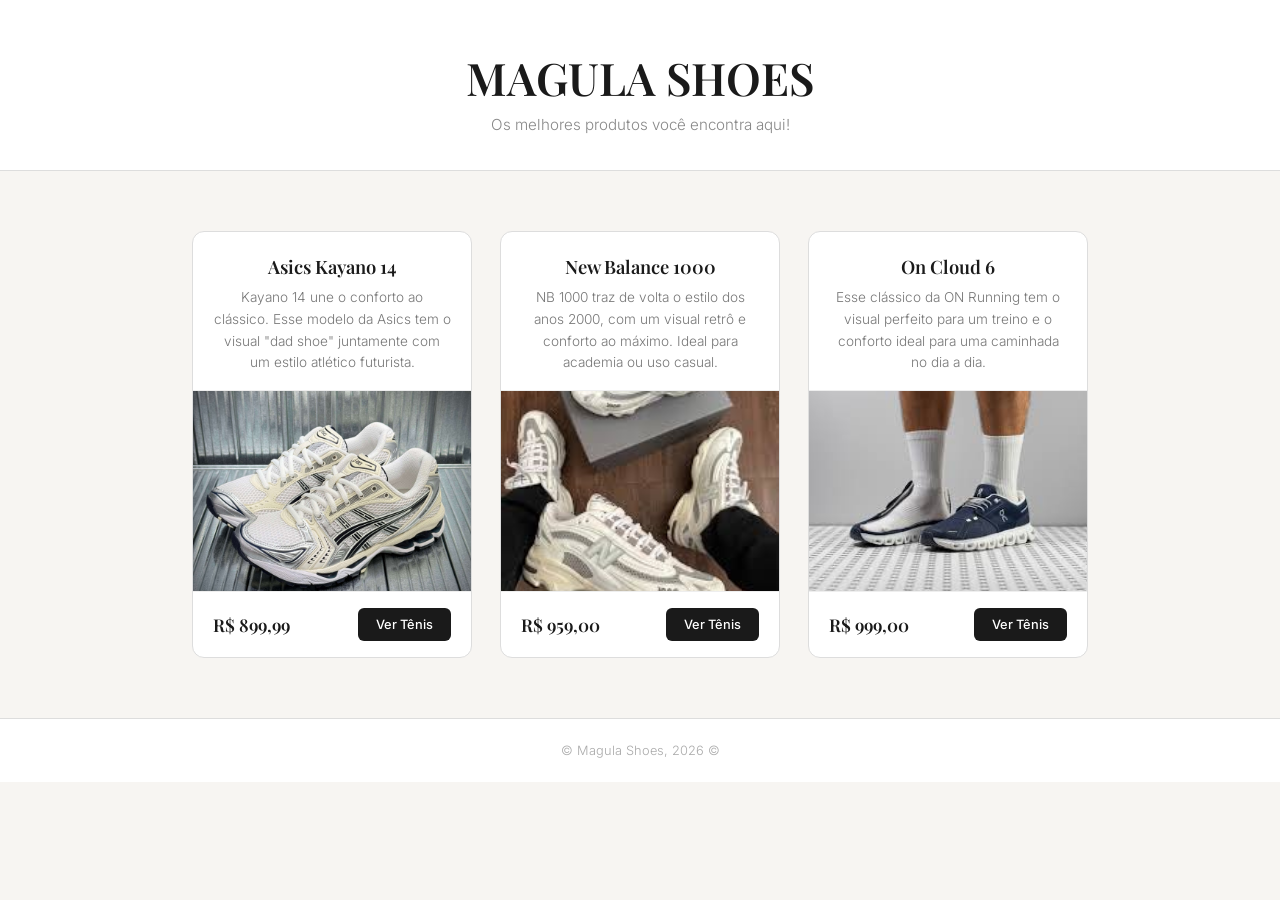
<file: Trabalho3 HTML/index.html>
<!--
  Em trio:
  Matheus Vaz e Silva
  Davi Massakatsu Fujimura de Souza
  Vitor de Souza Raimundo
-->
<!DOCTYPE html>
<html lang="pt-BR">
<head>
  <meta charset="UTF-8" />
  <meta name="viewport" content="width=device-width, initial-scale=1.0" />
  <title>Magula Shoes</title>
  <link rel="icon" href="img/tenis.png">
  <link rel="preconnect" href="https://fonts.googleapis.com" />
  <link href="https://fonts.googleapis.com/css2?family=Playfair+Display:wght@600&family=Inter:wght@300;400;500&display=swap" rel="stylesheet" />
  <link rel="stylesheet" href="style.css" />
</head>
<body>

  <header>
    <h1>MAGULA SHOES</h1>
    <p>Os melhores produtos você encontra aqui!</p>
  </header>

  <main>
    <div class="produtos">

      <div class="card">
        <div class="card-info">
          <h2>Asics Kayano 14</h2>
          <p>Kayano 14 une o conforto ao clássico. Esse modelo da Asics tem o visual "dad shoe" juntamente com um estilo atlético futurista.</p>
        </div>
        <img src="img/kayano14.jpg" alt="Kayano 14" />
        <div class="card-footer">
          <span class="preco">R$ 899,99</span>
          <a href="#" class="btn-comprar">Ver Tênis</a>
        </div>
      </div>

      <div class="card">
        <div class="card-info">
          <h2>New Balance 1000</h2>
          <p>NB 1000 traz de volta o estilo dos anos 2000, com um visual retrô e conforto ao máximo. Ideal para academia ou uso casual.</p>
        </div>
        <img src="img/nb1000].jpg" alt="New Balance 1000" />
        <div class="card-footer">
          <span class="preco">R$ 959,00</span>
          <a href="#" class="btn-comprar">Ver Tênis</a>
        </div>
      </div>

      <div class="card">
        <div class="card-info">
          <h2>On Cloud 6</h2>
          <p>Esse clássico da ON Running tem o visual perfeito para um treino e o conforto ideal para uma caminhada no dia a dia.</p>
        </div>
        <img src="img/c6].jpg" alt="Cloud 6" />
        <div class="card-footer">
          <span class="preco">R$ 999,00</span>
          <a href="#" class="btn-comprar">Ver Tênis</a>
        </div>
      </div>

    </div>
  </main>

  <footer>
    <p>© Magula Shoes, 2026 ©</p>
  </footer>

</body>
</html>
</file>
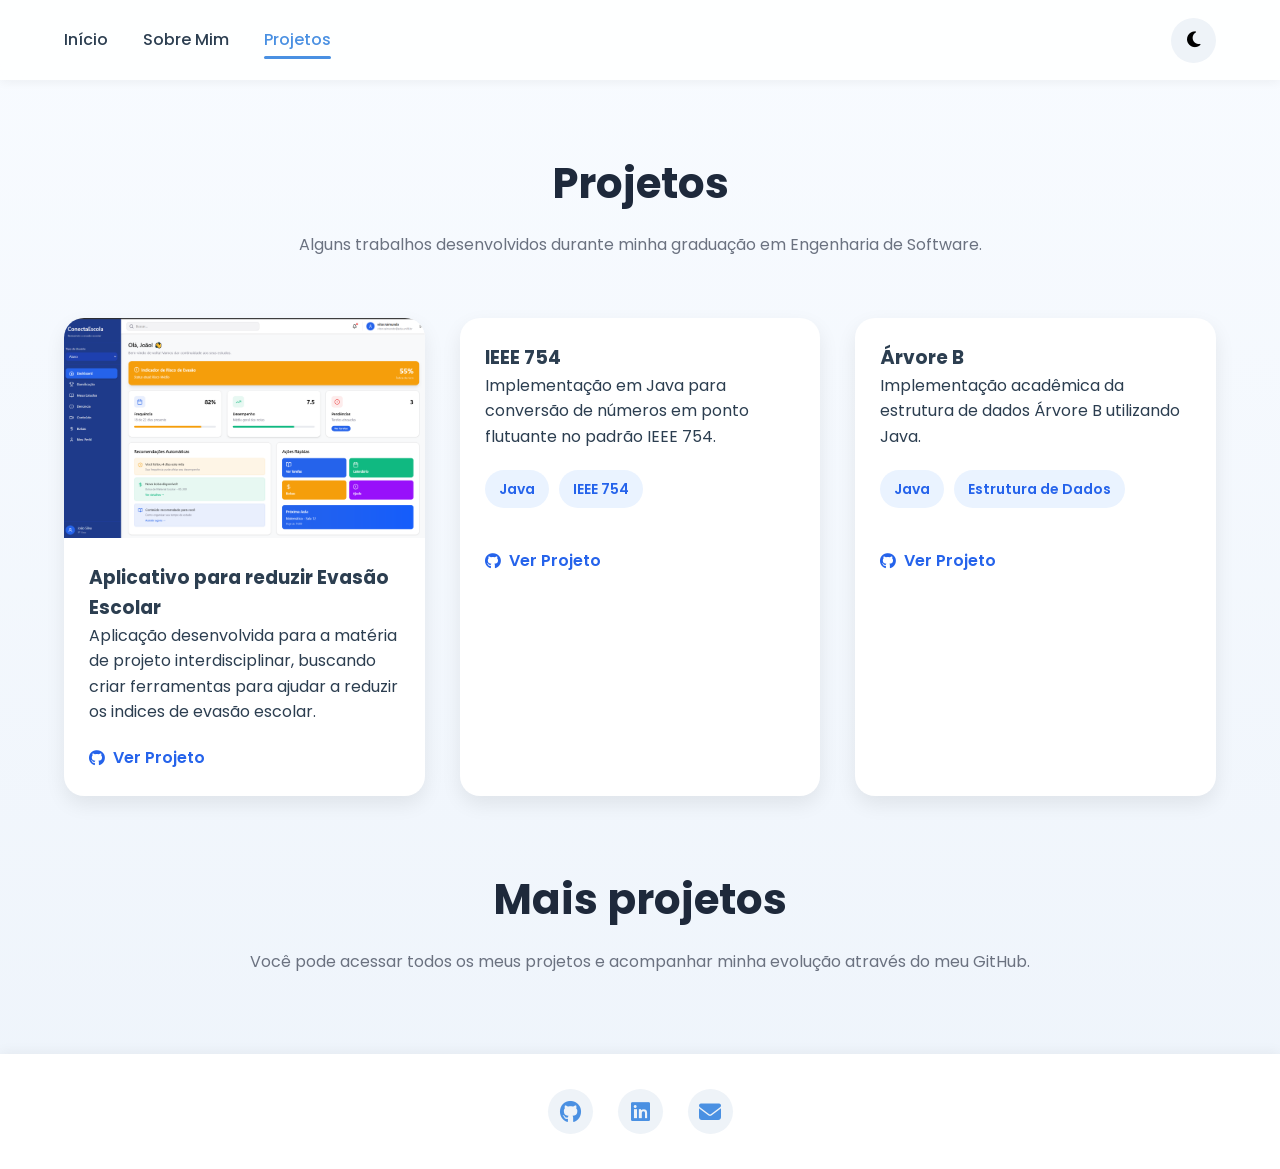
<file: Trabalho Final/projetos.html>
<!DOCTYPE html>
<html lang="pt-BR">
<head>
    <meta charset="UTF-8">
    <meta name="viewport" content="width=device-width, initial-scale=1.0">
    <title>Projetos-Vitor Souza</title>
    <link rel="stylesheet" href="style.css">
    <script src="script.js" defer></script>
    <link rel="stylesheet"
        href="https://cdnjs.cloudflare.com/ajax/libs/font-awesome/6.6.0/css/all.min.css">
    <link rel="preconnect" href="https://fonts.googleapis.com">
    <link rel="preconnect" href="https://fonts.gstatic.com" crossorigin>
    <link href="https://fonts.googleapis.com/css2?family=Poppins:wght@300;400;500;600;700&display=swap" rel="stylesheet">
</head>

<body>
    <header>
        <nav class="navbar">
            <ul class="menu">
                <li><a href="index.html">Início</a></li>
                <li><a href="sobremim.html">Sobre Mim</a></li>
                <li><a class="ativo" href="projetos.html">Projetos</a></li>
            </ul>

            <button id="tema">
                <i class="fa-solid fa-moon"></i>
            </button>
        </nav>
    </header>

    <main>

        <section class="titulo-pagina">
            <h2>Projetos</h2>
            <p>
            Alguns trabalhos desenvolvidos durante minha graduação
            em Engenharia de Software.
            </p>
        </section>

        <section class="projetos-grid">
            <article class="projeto-card">

                <img src="Imagens/projetoevasao.png" alt="Projeto de Aplicativo para Ajudar com a Evasão Escolar">

                <div class="conteudo-card">
                    <h3>Aplicativo para reduzir Evasão Escolar</h3>

                    <p>
                        Aplicação desenvolvida para a matéria de projeto interdisciplinar, buscando criar ferramentas para 
                        ajudar a reduzir os indices de evasão escolar.
                    </p>

                    <a href="https://www.figma.com/make/6PjZfYB4AomUY3U87rDz4n/ConectaEscola-UI-UX-Prototype?
                    code-node-id=0-9&p=f&t=qrYicSIbXZlyMMk2-0&fullscreen=1" target="_blank">
                        <i class="fa-brands fa-github"></i>
                        Ver Projeto
                    </a>
                </div>
            </article>


            <article class="projeto-card">

                <div class="conteudo-card">
                    <h3>IEEE 754</h3>
                    <p>
                        Implementação em Java para conversão
                        de números em ponto flutuante no padrão IEEE 754.
                    </p>

                    <div class="tecnologias-card">
                        <span>Java</span>
                        <span>IEEE 754</span>
                    </div>

                    <a href="https://github.com/91Rotiv/Trabalho-Ponto-Flutuante" target="_blank">
                        <i class="fa-brands fa-github"></i>
                        Ver Projeto
                    </a>
                </div>
            </article>

            <article class="projeto-card">

                <div class="conteudo-card">
                    <h3>Árvore B</h3>
                    <p>
                        Implementação acadêmica da estrutura de dados
                        Árvore B utilizando Java.
                    </p>

                    <div class="tecnologias-card">
                        <span>Java</span>
                        <span>Estrutura de Dados</span>
                    </div>

                    <a href="https://github.com/91Rotiv/Trabalho2-Ricardo-Petri" target="_blank">
                        <i class="fa-brands fa-github"></i>
                        Ver Projeto
                    </a>
                </div>
            </article>
        </section>

        <section class="github">
            <h2>Mais projetos</h2>

            <p>
            Você pode acessar todos os meus projetos e acompanhar
            minha evolução através do meu GitHub.
            </p>
        </section>
    </main>

    <footer>
        <div class="footer-links">
            <a href="https://github.com/91Rotiv">
            <i class="fa-brands fa-github"></i>
            </a>

            <a href="https://www.linkedin.com/in/vitor-souza-2677b31b5?utm_source=share_via&utm_content
            =profile&utm_medium=member_android">
            <i class="fa-brands fa-linkedin"></i>
            </a>

            <a href="mailto:desouzaraimundovitor@gmail.com">
            <i class="fa-solid fa-envelope"></i>
            </a>
        </div>
    </footer>
</body>
</html>

<!--Pagina Projetos feita dia 21/06 (lembrar de colocar alguns projetos do Figma!!!!!)-->
</file>
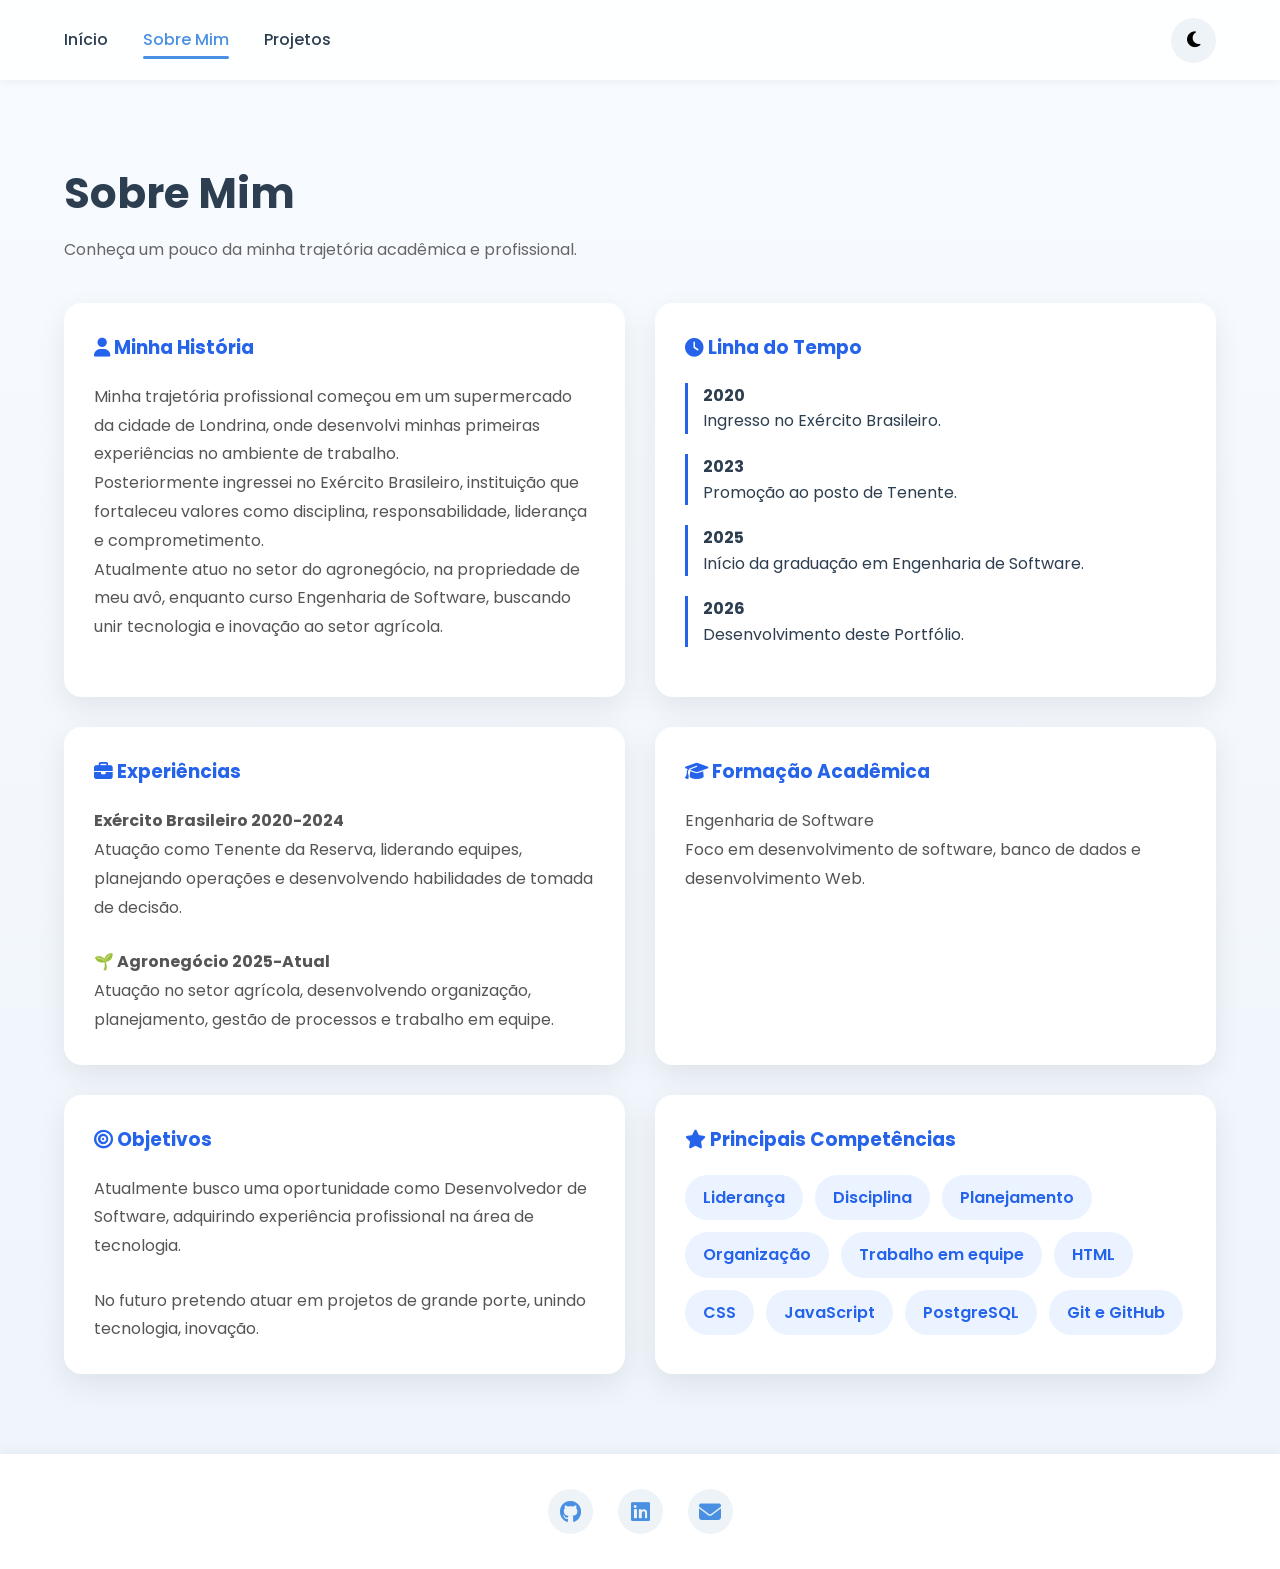
<file: Trabalho Final/sobremim.html>
<!DOCTYPE html>
<html lang="pt-BR">
<head>
    <meta charset="UTF-8">
    <meta name="viewport" content="width=device-width, initial-scale=1.0">
    <title>Sobre Mim-Vitor Souza</title>
    <link rel="stylesheet" href="style.css">
    <script src="script.js" defer></script>
    <link rel="stylesheet"
        href="https://cdnjs.cloudflare.com/ajax/libs/font-awesome/6.6.0/css/all.min.css">
    <link rel="preconnect" href="https://fonts.googleapis.com">
    <link rel="preconnect" href="https://fonts.gstatic.com" crossorigin>
    <link href="https://fonts.googleapis.com/css2?family=Poppins:wght@300;400;500;600;700&display=swap" rel="stylesheet">
</head>

<body>
    <header>
        <nav class="navbar">

            <ul class="menu">
                <li><a href="index.html">Início</a></li>
                <li><a class="ativo" href="sobremim.html">Sobre Mim</a></li>
                <li><a href="projetos.html">Projetos</a></li>
            </ul>

            <button id="tema">
                <i class="fa-solid fa-moon"></i>
            </button>
        </nav>
    </header>

    <main>

        <section class="sobre">

            <h1>Sobre Mim</h1>

            <p class="descricao-sobre">
                Conheça um pouco da minha trajetória acadêmica e profissional.
            </p>

            <div class="sobre-grid">
                <div class="card-sobre">
                    <h3>
                        <i class="fa-solid fa-user"></i>
                        Minha História
                    </h3>

                    <p>
                        Minha trajetória profissional começou em um supermercado da cidade de Londrina, onde 
                        desenvolvi minhas primeiras experiências no ambiente de trabalho.
                    </p>

                    <p>
                        Posteriormente ingressei no Exército Brasileiro, instituição que fortaleceu valores como disciplina, responsabilidade, liderança e comprometimento.
                    </p>

                    <p>
                        Atualmente atuo no setor do agronegócio, na propriedade de meu avô, enquanto curso Engenharia de Software, buscando unir tecnologia e inovação ao setor agrícola.
                    </p>
                </div>

                <div class="card-sobre">

                    <h3>
                        <i class="fa-solid fa-clock"></i>
                        Linha do Tempo
                    </h3>

                    <ul class="timeline">
                        <li>
                            <strong>2020</strong><br>
                            Ingresso no Exército Brasileiro.
                        </li>
                        <li>
                            <strong>2023</strong><br>
                            Promoção ao posto de Tenente.
                        </li>
                        <li>
                            <strong>2025</strong><br>
                            Início da graduação em Engenharia de Software.
                        </li>
                        <li>
                            <strong>2026</strong><br>
                            Desenvolvimento deste Portfólio.
                        </li>
                    </ul>
                </div>

                <!-- Experiências -->

                <div class="card-sobre">

                    <h3>
                        <i class="fa-solid fa-briefcase"></i>
                        Experiências
                    </h3>

                    <p>
                        <strong>Exército Brasileiro 2020-2024</strong><br>
                        Atuação como Tenente da Reserva, liderando equipes,
                        planejando operações e desenvolvendo habilidades de
                        tomada de decisão.
                    </p>

                    <br>

                    <p>
                        <strong>🌱 Agronegócio 2025-Atual</strong><br>
                        Atuação no setor agrícola, desenvolvendo organização,
                        planejamento, gestão de processos e trabalho em equipe.
                    </p>

                </div>

                <div class="card-sobre">
                    <h3>
                        <i class="fa-solid fa-graduation-cap"></i>
                        Formação Acadêmica
                    </h3>

                    <p>
                        Engenharia de Software
                    </p>

                    <p>
                        Foco em desenvolvimento de software,
                        banco de dados e desenvolvimento Web.
                    </p>
                </div>

                <div class="card-sobre">

                    <h3>
                        <i class="fa-solid fa-bullseye"></i>
                        Objetivos
                    </h3>

                    <p>
                        Atualmente busco uma oportunidade como
                        Desenvolvedor de Software, adquirindo experiência
                        profissional na área de tecnologia.
                    </p>

                    <br>

                    <p>
                        No futuro pretendo atuar em projetos de grande
                        porte, unindo tecnologia, inovação.
                    </p>   
                </div>

                <div class="card-sobre">
                    <h3>
                        <i class="fa-solid fa-star"></i>

                        Principais Competências
                    </h3>

                    <ul class="habilidades">
                        <li>Liderança</li>
                        <li>Disciplina</li>
                        <li>Planejamento</li>
                        <li>Organização</li>
                        <li>Trabalho em equipe</li>
                        <li>HTML</li>
                        <li>CSS</li>
                        <li>JavaScript</li>
                        <li>PostgreSQL</li>
                        <li>Git e GitHub</li>
                    </ul>
                </div>
            </div>
        </section>
    </main>
    <footer>
        <div class="footer-links">
            <a href="https://github.com/91Rotiv">
                <i class="fa-brands fa-github"></i>
            </a>

            <a href="https://www.linkedin.com/in/vitor-souza-2677b31b5?utm_source=share_via&utm_content
            =profile&utm_medium=member_android">
                <i class="fa-brands fa-linkedin"></i>
            </a>

            <a href="mailto:desouzaraimundovitor@gmail.com">
                <i class="fa-solid fa-envelope"></i>
            </a>
        </div>
    </footer>
</body>
</html>
<!--Parte sobre mim feita dia 20/06 e começado Parte Projetos (wireframe ultimas páginas caderno)-->
</file>
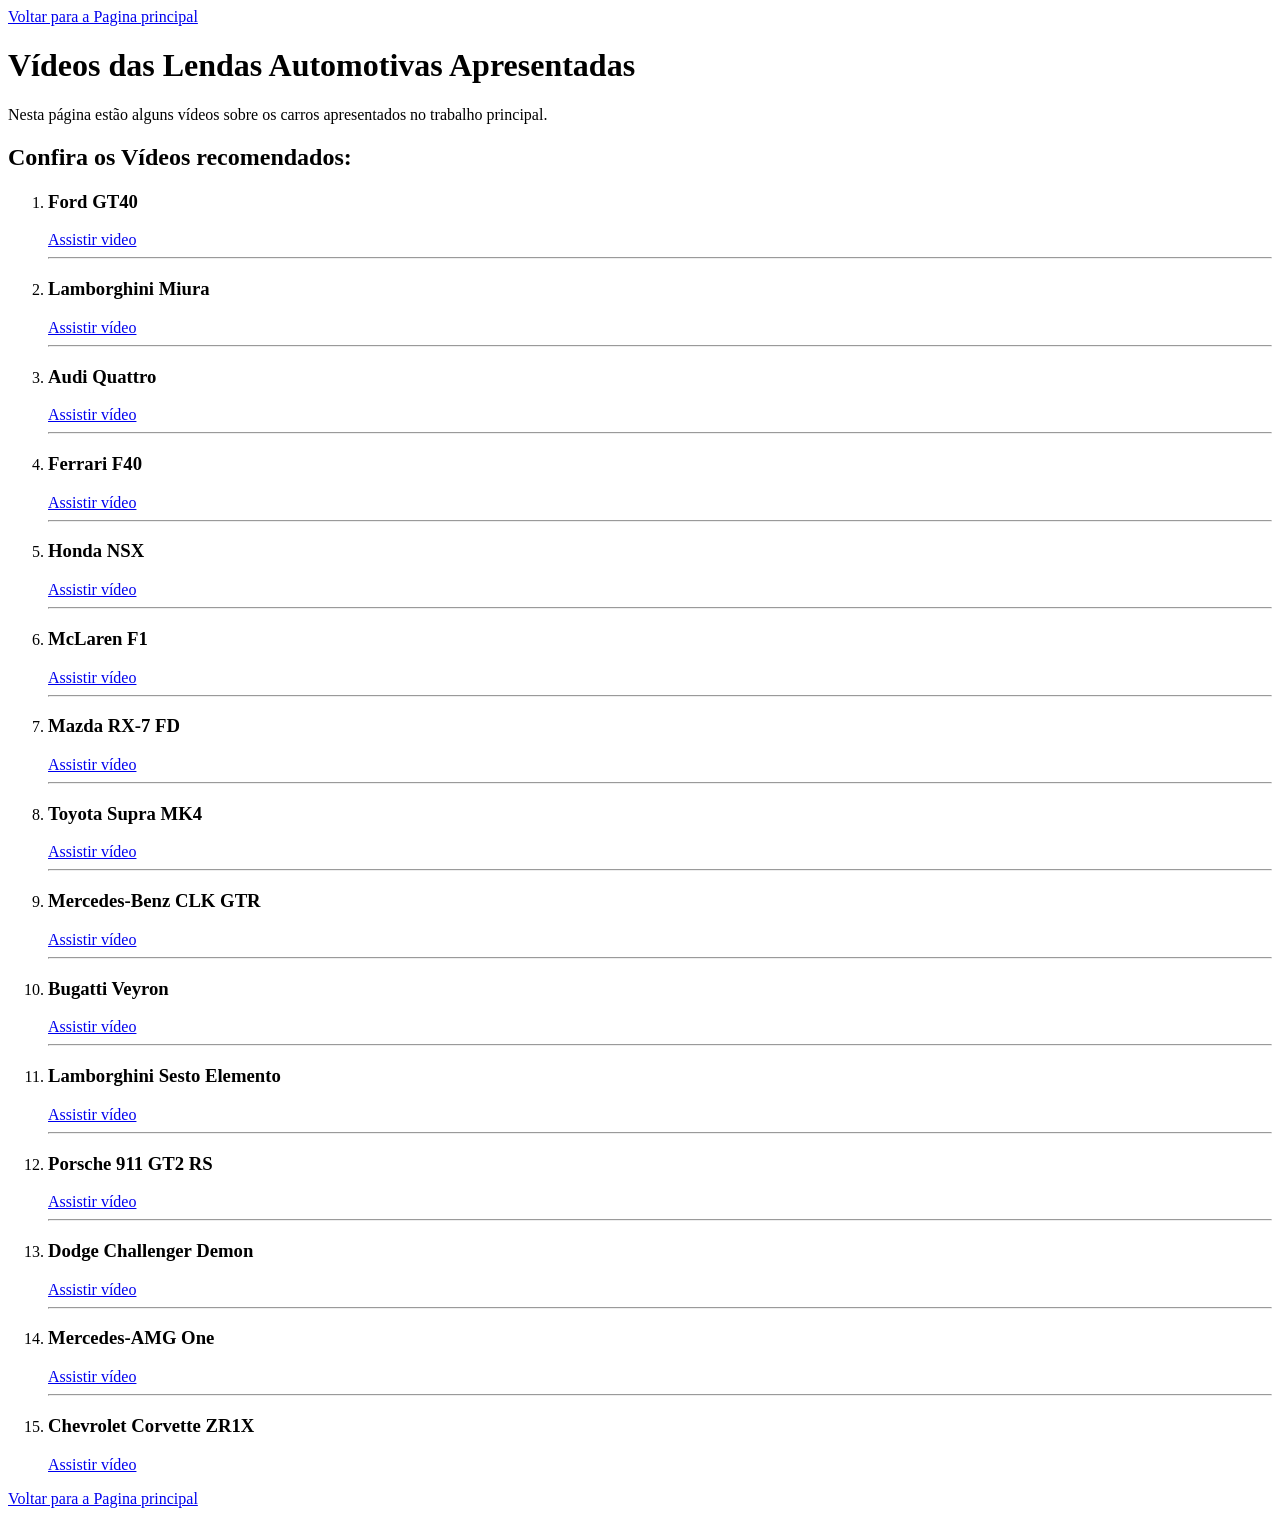
<file: Trabalho1 HTML/pagina2.html>
<!DOCTYPE html>
<html lang="pt-BR">
<head>
    <meta charset="UTF-8">
    <meta name="viewport" content="width=device-width, initial-scale=1.0">
    <link rel="shortcut icon" href="iconeEngine.png" type="image/x-icon">
    <title>Carros que Mudaram a História Videos</title>
</head>
<body>
    <!-- Página com vídeos sobre os carros apresentados -->
    <a href="index.html">Voltar para a Pagina principal</a>
    <h1>Vídeos das Lendas Automotivas Apresentadas</h1>

    <p>
        Nesta página estão alguns vídeos sobre os carros apresentados
        no trabalho principal.
    </p>

    <h2>Confira os Vídeos recomendados:</h2>
    <ol>
        <li>
            <h3>Ford GT40</h3>

        <a href="https://www.youtube.com/watch?v=4FPJplJLPpI" target="_blank">
            Assistir video
        </a>
        </li>
        <hr>

        <li>
            <h3>Lamborghini Miura</h3>

        <a href="https://www.youtube.com/watch?v=lVijD_xX0Bo" target="_blank">
            Assistir vídeo
        </a>
        </li>
        <hr>

        <li>
            <h3>Audi Quattro</h3>

        <a href="https://www.youtube.com/watch?v=Ylz3cD5Vd4g" target="_blank">
            Assistir vídeo
        </a>
        </li>
        <hr>

        <li>
            <h3>Ferrari F40</h3>

        <a href="https://www.youtube.com/watch?v=l_3mleWduQ4" target="_blank">
            Assistir vídeo
        </a>
        </li>
        <hr>

        <li>
            <h3>Honda NSX</h3>

        <a href="https://www.youtube.com/watch?v=37MrNucZros" target="_blank">
            Assistir vídeo
        </a>
        </li>
        <hr>

        <li>
            <h3>McLaren F1</h3>

        <a href="https://www.youtube.com/watch?v=nDm4LUN85_A" target="_blank">
            Assistir vídeo
        </a>
        </li>
        <hr>

        <li>
            <h3>Mazda RX-7 FD</h3>

        <a href="https://www.youtube.com/watch?v=8PKS_edzhf0" target="_blank">
            Assistir vídeo
        </a>
        </li>
        <hr>

        <li>
            <h3>Toyota Supra MK4</h3>

        <a href="https://www.youtube.com/watch?v=n1VtmVSqqks" target="_blank">
            Assistir vídeo
        </a>
        </li>
        <hr>

        <li>
            <h3>Mercedes-Benz CLK GTR</h3>

        <a href="https://www.youtube.com/watch?v=EvxswpvsMBQ" target="_blank">
            Assistir vídeo
        </a>
        </li>
        <hr>

        <li>
            <h3>Bugatti Veyron</h3>

        <a href="https://www.youtube.com/watch?v=Wtw7tVr8mMo" target="_blank">
            Assistir vídeo
        </a>
        </li>
        <hr>

        <li>
            <h3>Lamborghini Sesto Elemento</h3>

        <a href="https://www.youtube.com/watch?v=XO6CmneY3I8" target="_blank">
            Assistir vídeo
        </a>
        </li>
        <hr>

        <li>
            <h3>Porsche 911 GT2 RS</h3>

        <a href="https://www.youtube.com/watch?v=1XeW1rfrSRE" target="_blank">
            Assistir vídeo
        </a>
        </li>
        <hr>

        <li>
            <h3>Dodge Challenger Demon</h3>

        <a href="https://www.youtube.com/watch?v=qb1-4XUQskA" target="_blank">
            Assistir vídeo
        </a>
        </li>
        <hr>

        <li>
            <h3>Mercedes-AMG One</h3>

        <a href="https://www.youtube.com/watch?v=3gv28_ecXx0" target="_blank">
            Assistir vídeo
        </a>
        </li>
        <hr>

        <li>
            <h3>Chevrolet Corvette ZR1X</h3>

        <a href="https://www.youtube.com/watch?v=OpH__tKaKbMank" target="_blank">
            Assistir vídeo
        </a>
        </li>
    </ol>
    <a href="index.html">Voltar para a Pagina principal</a>
</body>
</html>
</file>
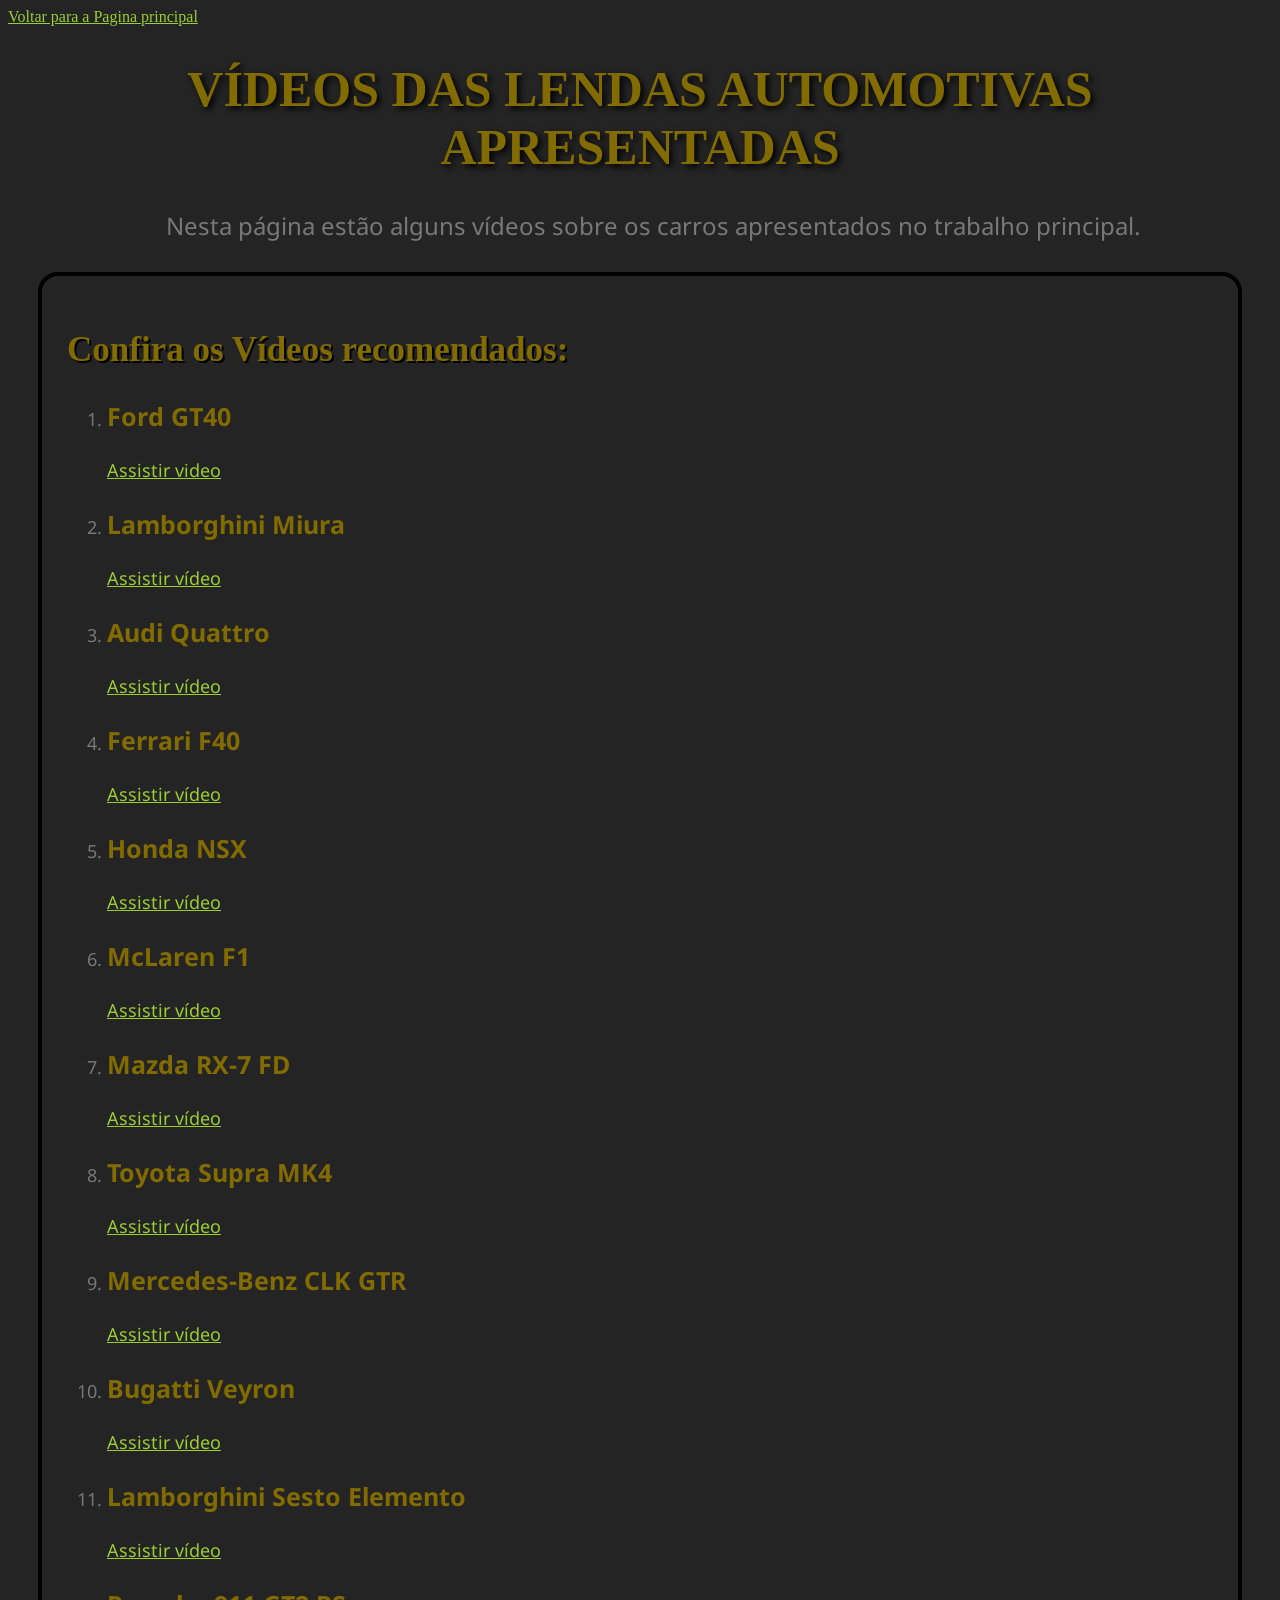
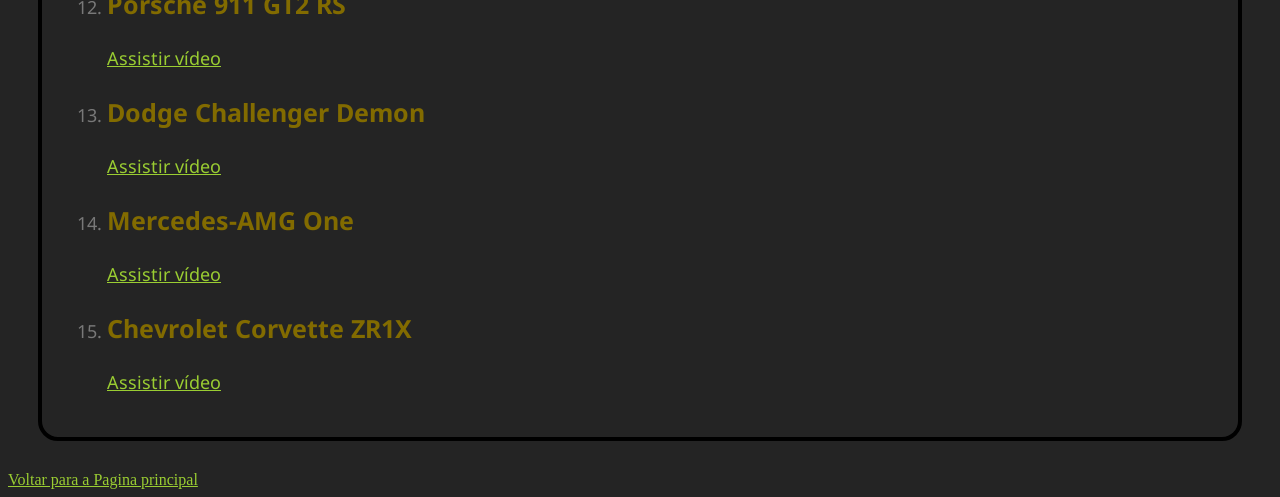
<file: Trabalho2 HTML/pagina2.html>
<!DOCTYPE html>
<html lang="pt-BR">
<head>
    <meta charset="UTF-8">
    <meta name="viewport" content="width=device-width, initial-scale=1.0">
    <link rel="shortcut icon" href="iconeEngine.png" type="image/x-icon">
    <link rel="preconnect" href="https://fonts.googleapis.com">
    <link rel="preconnect" href="https://fonts.gstatic.com" crossorigin>
    <link href="https://fonts.googleapis.com/css2?family=Noto+Sans:ital,wght@0,100..900;1,100..900&display=swap" rel="stylesheet">
    <link rel="stylesheet" href="style.css">
    <title>Carros que Mudaram a História Videos</title>
</head>
<body>
    <!-- Página com vídeos sobre os carros apresentados -->
    <a href="index.html">Voltar para a Pagina principal</a>
    <h1 id="titulo">Vídeos das Lendas Automotivas Apresentadas</h1>

    <p class="page2">
        Nesta página estão alguns vídeos sobre os carros apresentados
        no trabalho principal.</p>
    <section>
        <h2>Confira os Vídeos recomendados:</h2>
        <ol>
            <li>
                <h3>Ford GT40</h3>

            <a href="https://www.youtube.com/watch?v=4FPJplJLPpI" target="_blank">
                Assistir video
            </a>
            </li>

            <li>
                <h3>Lamborghini Miura</h3>

            <a href="https://www.youtube.com/watch?v=lVijD_xX0Bo" target="_blank">
                Assistir vídeo
            </a>
            </li>

            <li>
                <h3>Audi Quattro</h3>

            <a href="https://www.youtube.com/watch?v=Ylz3cD5Vd4g" target="_blank">
                Assistir vídeo
            </a>
            </li>

            <li>
                <h3>Ferrari F40</h3>

            <a href="https://www.youtube.com/watch?v=l_3mleWduQ4" target="_blank">
                Assistir vídeo
            </a>
            </li>

            <li>
                <h3>Honda NSX</h3>

            <a href="https://www.youtube.com/watch?v=37MrNucZros" target="_blank">
                Assistir vídeo
            </a>
            </li>

            <li>
                <h3>McLaren F1</h3>

            <a href="https://www.youtube.com/watch?v=nDm4LUN85_A" target="_blank">
                Assistir vídeo
            </a>
            </li>

            <li>
                <h3>Mazda RX-7 FD</h3>

            <a href="https://www.youtube.com/watch?v=8PKS_edzhf0" target="_blank">
                Assistir vídeo
            </a>
            </li>

            <li>
                <h3>Toyota Supra MK4</h3>

            <a href="https://www.youtube.com/watch?v=n1VtmVSqqks" target="_blank">
                Assistir vídeo
            </a>
            </li>

            <li>
                <h3>Mercedes-Benz CLK GTR</h3>

            <a href="https://www.youtube.com/watch?v=EvxswpvsMBQ" target="_blank">
                Assistir vídeo
            </a>
            </li>

            <li>
                <h3>Bugatti Veyron</h3>

            <a href="https://www.youtube.com/watch?v=Wtw7tVr8mMo" target="_blank">
                Assistir vídeo
            </a>
            </li>

            <li>
                <h3>Lamborghini Sesto Elemento</h3>

            <a href="https://www.youtube.com/watch?v=XO6CmneY3I8" target="_blank">
                Assistir vídeo
            </a>
            </li>

            <li>
                <h3>Porsche 911 GT2 RS</h3>

            <a href="https://www.youtube.com/watch?v=1XeW1rfrSRE" target="_blank">
                Assistir vídeo
            </a>
            </li>

            <li>
                <h3>Dodge Challenger Demon</h3>

            <a href="https://www.youtube.com/watch?v=qb1-4XUQskA" target="_blank">
                Assistir vídeo
            </a>
            </li>

            <li>
                <h3>Mercedes-AMG One</h3>

            <a href="https://www.youtube.com/watch?v=3gv28_ecXx0" target="_blank">
                Assistir vídeo
            </a>
            </li>

            <li>
                <h3>Chevrolet Corvette ZR1X</h3>

            <a href="https://www.youtube.com/watch?v=OpH__tKaKb" target="_blank">
                Assistir vídeo
            </a>
            </li>
        </ol>
    </section>
    <a href="index.html">Voltar para a Pagina principal</a>
</body>
</html>
</file>
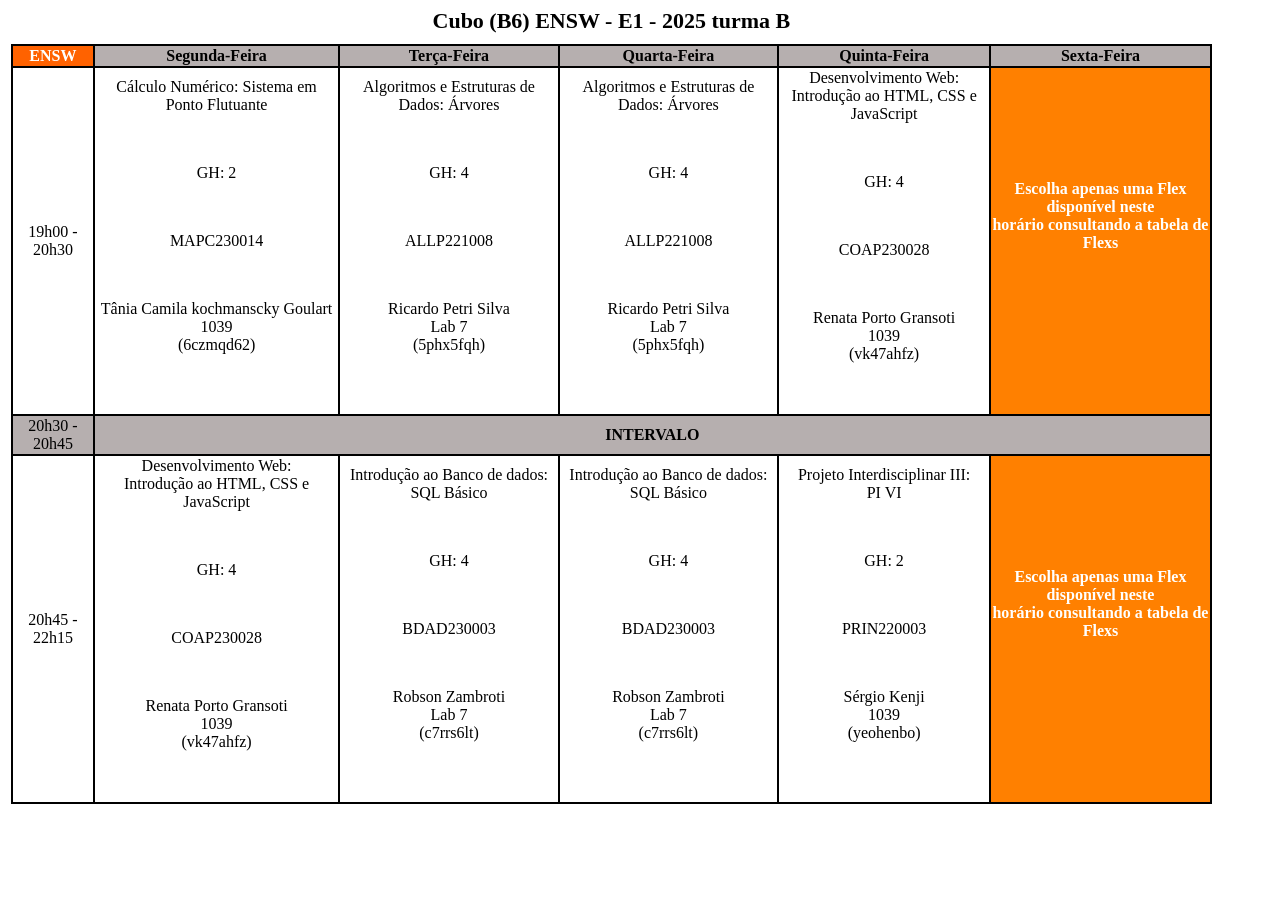
<file: Trabalho4 Tabela1 HTML/tabela.html>
<!DOCTYPE html>
<html lang="pt-BR">
<head>
    <meta charset="UTF-8">
    <meta name="viewport" content="width=device-width, initial-scale=1.0">
    <link rel="stylesheet" href="style.css">
    <title>Horário</title>
</head>
<body>
    <table>
        <caption>Cubo (B6) ENSW - E1 - 2025 turma B</caption>
            <tr>
                <th class="ensw">ENSW</th>
                <th>Segunda-Feira</th>
                <th>Terça-Feira </th>
                <th>Quarta-Feira</th>
                <th>Quinta-Feira</th>
                <th>Sexta-Feira</th>
            </tr>

            <tr class="materias">
                <td>19h00 - 20h30</td>
                <td>
                    <div>Cálculo Numérico: Sistema em Ponto Flutuante</div>
                    <div>GH: 2</div>
                    <div>MAPC230014</div>
                    <div>
                        Tânia Camila kochmanscky Goulart<br>
                        1039<br>
                        (6czmqd62)
                    </div>
                </td>
                <td>
                    <div>
                        Algoritmos e Estruturas de Dados: Árvores</div>
                    <div>GH: 4</div>
                    <div>ALLP221008</div>
                    <div>
                        Ricardo Petri Silva<br>
                        Lab 7<br>
                        (5phx5fqh)
                </td>
                <td>
                    <div>
                        Algoritmos e Estruturas de Dados: Árvores</div>
                    <div>GH: 4</div>
                    <div>ALLP221008</div>
                    <div>
                        Ricardo Petri Silva<br>
                        Lab 7<br>
                        (5phx5fqh)
                    </div>
                </td>
                <td>
                    <div>Desenvolvimento Web:<br>
                    Introdução ao HTML, CSS e JavaScript
                    </div>
                    <div>GH: 4</div>
                    <div>COAP230028</div>
                    <div>
                        Renata Porto Gransoti<br>
                        1039<br>
                        (vk47ahfz)
                    </div>
                </td>
                <td class="flex">
                    <div>
                        Escolha apenas uma Flex disponível neste<br>
                         horário consultando a tabela de Flexs
                    </div>
                </td>
            </tr>

            <tr>
                <td class="intervalo">20h30 - 20h45</td>
                <th colspan="5">INTERVALO</th>
            </tr>

            <tr class="materias">
                <td>20h45 - 22h15</td>
                <td>
                    <div>Desenvolvimento Web:<br>
                    Introdução ao HTML, CSS e JavaScript
                    </div>
                    <div>GH: 4</div>
                    <div>COAP230028</div>
                    <div>
                        Renata Porto Gransoti<br>
                        1039<br>
                        (vk47ahfz)
                    </div>
                </td>
                <td>
                    <div>
                        Introdução ao Banco de dados:<br>
                        SQL Básico
                    </div>
                    <div>GH: 4</div>
                    <div>BDAD230003</div>
                    <div>
                        Robson Zambroti<br>
                        Lab 7<br>
                        (c7rrs6lt)
                    </div>
                </td>
                <td>
                    <div>
                        Introdução ao Banco de dados:<br>
                        SQL Básico
                    </div>
                    <div>GH: 4</div>
                    <div>BDAD230003</div>
                    <div>
                        Robson Zambroti<br>
                        Lab 7<br>
                        (c7rrs6lt)
                    </div>
                </td>
                <td>
                    <div>Projeto Interdisciplinar III:<br>
                    PI VI
                    </div>
                    <div>GH: 2</div>
                    <div>PRIN220003</div>
                    <div>
                        Sérgio Kenji<br>
                        1039<br>
                        (yeohenbo)
                    </div>
                </td>
                <td class="flex">
                    <div >
                        Escolha apenas uma Flex disponível neste<br>
                        horário consultando a tabela de Flexs
                    </div>
                </td>
            </tr>
    </table>
</body>
</html>
</file>
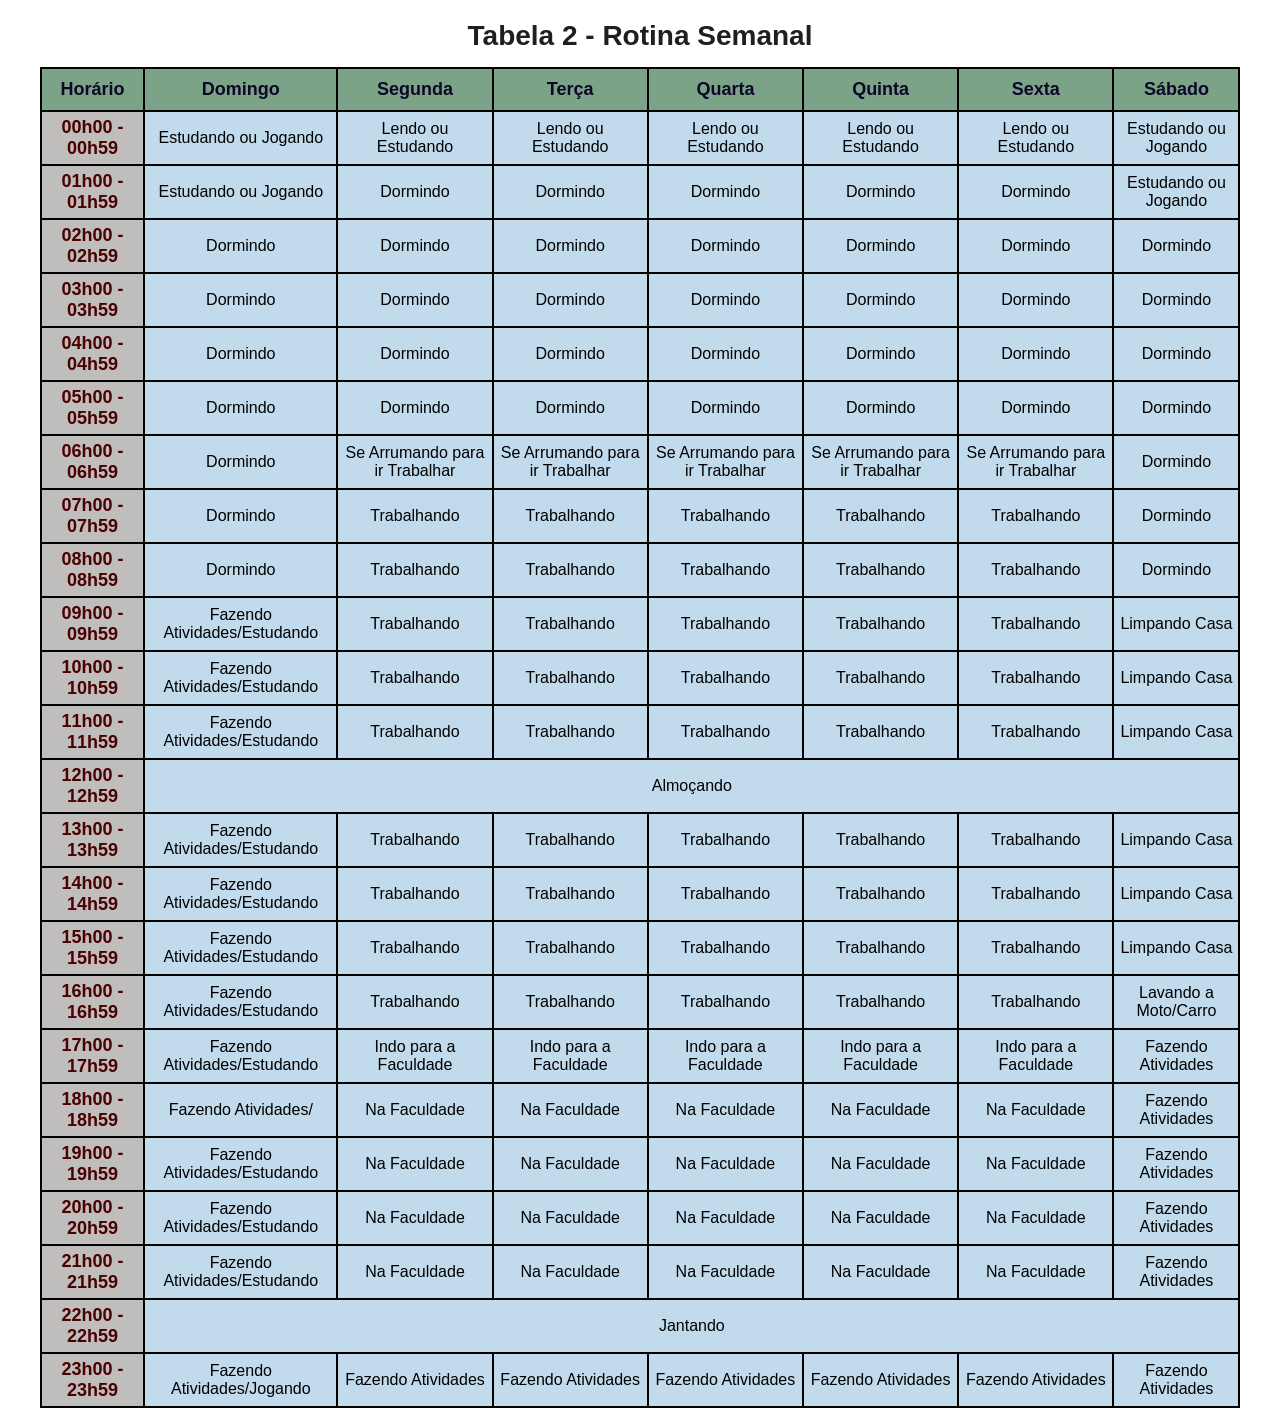
<file: Trabalho4 Tabela2 HTML/tabela2.html>
<!DOCTYPE html>
<html lang="pt-BR">

<head>
    <meta charset="UTF-8">
    <meta name="viewport" content="width=device-width, initial-scale=1.0">
    <link rel="stylesheet" href="style.css">
    <title>Tabela 2 - Rotina</title>
</head>

<body>
    <table>
        <caption>Tabela 2 - Rotina Semanal</caption>
        <tr>
            <th>Horário</th>
            <th>Domingo</th>
            <th>Segunda</th>
            <th>Terça</th>
            <th>Quarta</th>
            <th>Quinta</th>
            <th>Sexta</th>
            <th>Sábado</th>
        </tr>
        <tr>
            <td class="hora">00h00 - 00h59</td>
            <td>Estudando ou Jogando</td>
            <td>Lendo ou Estudando</td>
            <td>Lendo ou Estudando</td>
            <td>Lendo ou Estudando</td>
            <td>Lendo ou Estudando</td>
            <td>Lendo ou Estudando</td>
            <td>Estudando ou Jogando</td>
        </tr>
        <tr>
            <td class="hora">01h00 - 01h59</td>
            <td>Estudando ou Jogando</td>
            <td>Dormindo</td>
            <td>Dormindo</td>
            <td>Dormindo</td>
            <td>Dormindo</td>
            <td>Dormindo</td>
            <td>Estudando ou Jogando</td>
        </tr>
        <tr>
            <td class="hora">02h00 - 02h59</td>
            <td>Dormindo</td>
            <td>Dormindo</td>
            <td>Dormindo</td>
            <td>Dormindo</td>
            <td>Dormindo</td>
            <td>Dormindo</td>
            <td>Dormindo</td>
        </tr>
        <tr>
            <td class="hora">03h00 - 03h59</td>
            <td>Dormindo</td>
            <td>Dormindo</td>
            <td>Dormindo</td>
            <td>Dormindo</td>
            <td>Dormindo</td>
            <td>Dormindo</td>
            <td>Dormindo</td>
        </tr>
        <tr>
            <td class="hora">04h00 - 04h59</td>
            <td>Dormindo</td>
            <td>Dormindo</td>
            <td>Dormindo</td>
            <td>Dormindo</td>
            <td>Dormindo</td>
            <td>Dormindo</td>
            <td>Dormindo</td>
        </tr>
        <tr>
            <td class="hora">05h00 - 05h59</td>
            <td>Dormindo</td>
            <td>Dormindo</td>
            <td>Dormindo</td>
            <td>Dormindo</td>
            <td>Dormindo</td>
            <td>Dormindo</td>
            <td>Dormindo</td>
        </tr>
        <tr>
            <td class="hora">06h00 - 06h59</td>
            <td>Dormindo</td>
            <td>Se Arrumando para ir Trabalhar</td>
            <td>Se Arrumando para ir Trabalhar</td>
            <td>Se Arrumando para ir Trabalhar</td>
            <td>Se Arrumando para ir Trabalhar</td>
            <td>Se Arrumando para ir Trabalhar</td>
            <td>Dormindo</td>
        </tr>
        <tr>
            <td class="hora">07h00 - 07h59</td>
            <td>Dormindo</td>
            <td>Trabalhando</td>
            <td>Trabalhando</td>
            <td>Trabalhando</td>
            <td>Trabalhando</td>
            <td>Trabalhando</td>
            <td>Dormindo</td>
        </tr>
        <tr>
            <td class="hora">08h00 - 08h59</td>
            <td>Dormindo</td>
            <td>Trabalhando</td>
            <td>Trabalhando</td>
            <td>Trabalhando</td>
            <td>Trabalhando</td>
            <td>Trabalhando</td>
            <td>Dormindo</td>
        </tr>
        <tr>
            <td class="hora">09h00 - 09h59</td>
            <td>Fazendo Atividades/Estudando</td>
            <td>Trabalhando</td>
            <td>Trabalhando</td>
            <td>Trabalhando</td>
            <td>Trabalhando</td>
            <td>Trabalhando</td>
            <td>Limpando Casa</td>
        </tr>
        <tr>
            <td class="hora">10h00 - 10h59</td>
            <td>Fazendo Atividades/Estudando</td>
            <td>Trabalhando</td>
            <td>Trabalhando</td>
            <td>Trabalhando</td>
            <td>Trabalhando</td>
            <td>Trabalhando</td>
            <td>Limpando Casa</td>
        </tr>
        <tr>
            <td class="hora">11h00 - 11h59</td>
            <td>Fazendo Atividades/Estudando</td>
            <td>Trabalhando</td>
            <td>Trabalhando</td>
            <td>Trabalhando</td>
            <td>Trabalhando</td>
            <td>Trabalhando</td>
            <td>Limpando Casa</td>
        </tr>
        <tr>
            <td class="hora">12h00 - 12h59</td>
            <td colspan="7">Almoçando</td>
        </tr>
        <tr>
            <td class="hora">13h00 - 13h59</td>
            <td>Fazendo Atividades/Estudando</td>
            <td>Trabalhando</td>
            <td>Trabalhando</td>
            <td>Trabalhando</td>
            <td>Trabalhando</td>
            <td>Trabalhando</td>
            <td>Limpando Casa</td>
        </tr>
        <tr>
            <td class="hora">14h00 - 14h59</td>
            <td>Fazendo Atividades/Estudando</td>
            <td>Trabalhando</td>
            <td>Trabalhando</td>
            <td>Trabalhando</td>
            <td>Trabalhando</td>
            <td>Trabalhando</td>
            <td>Limpando Casa</td>
        </tr>
        <tr>
            <td class="hora">15h00 - 15h59</td>
            <td>Fazendo Atividades/Estudando</td>
            <td>Trabalhando</td>
            <td>Trabalhando</td>
            <td>Trabalhando</td>
            <td>Trabalhando</td>
            <td>Trabalhando</td>
            <td>Limpando Casa</td>
        </tr>
        <tr>
            <td class="hora">16h00 - 16h59</td>
            <td>Fazendo Atividades/Estudando</td>
            <td>Trabalhando</td>
            <td>Trabalhando</td>
            <td>Trabalhando</td>
            <td>Trabalhando</td>
            <td>Trabalhando</td>
            <td>Lavando a Moto/Carro</td>
        </tr>
        <tr>
            <td class="hora">17h00 - 17h59</td>
            <td>Fazendo Atividades/Estudando</td>
            <td>Indo para a Faculdade</td>
            <td>Indo para a Faculdade</td>
            <td>Indo para a Faculdade</td>
            <td>Indo para a Faculdade</td>
            <td>Indo para a Faculdade</td>
            <td>Fazendo Atividades</td>
        </tr>
        <tr>
            <td class="hora">18h00 - 18h59</td>
            <td>Fazendo Atividades/
            <td>Na Faculdade</td>
            <td>Na Faculdade</td>
            <td>Na Faculdade</td>
            <td>Na Faculdade</td>
            <td>Na Faculdade</td>
            <td>Fazendo Atividades</td>
        </tr>
        <tr>
            <td class="hora">19h00 - 19h59</td>
            <td>Fazendo Atividades/Estudando</td>
            <td>Na Faculdade</td>
            <td>Na Faculdade</td>
            <td>Na Faculdade</td>
            <td>Na Faculdade</td>
            <td>Na Faculdade</td>
            <td>Fazendo Atividades</td>
        </tr>
        <tr>
            <td class="hora">20h00 - 20h59</td>
            <td>Fazendo Atividades/Estudando</td>
            <td>Na Faculdade</td>
            <td>Na Faculdade</td>
            <td>Na Faculdade</td>
            <td>Na Faculdade</td>
            <td>Na Faculdade</td>
            <td>Fazendo Atividades</td>
        </tr>
        <tr>
            <td class="hora">21h00 - 21h59</td>
            <td>Fazendo Atividades/Estudando</td>
            <td>Na Faculdade</td>
            <td>Na Faculdade</td>
            <td>Na Faculdade</td>
            <td>Na Faculdade</td>
            <td>Na Faculdade</td>
            <td>Fazendo Atividades</td>
        </tr>
        <tr>
            <td class="hora">22h00 - 22h59</td>
            <td colspan="7">Jantando</td>
        </tr>
        <tr>
            <td class="hora">23h00 - 23h59</td>
            <td>Fazendo Atividades/Jogando</td>
            <td>Fazendo Atividades</td>
            <td>Fazendo Atividades</td>
            <td>Fazendo Atividades</td>
            <td>Fazendo Atividades</td>
            <td>Fazendo Atividades</td>
            <td>Fazendo Atividades</td>
        </tr>

    </table>

</body>

</html>
</file>
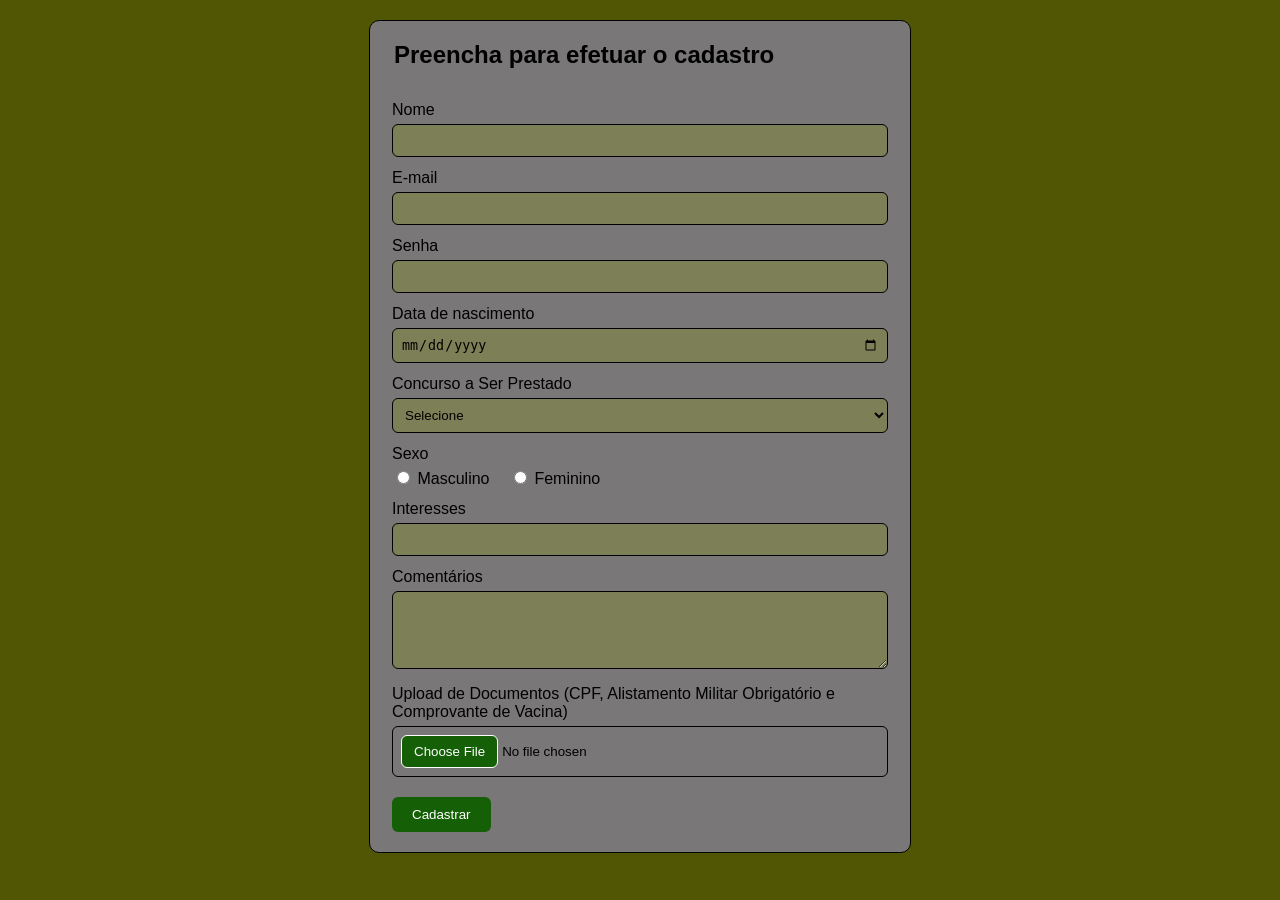
<file: Trabalho5 HTML/form.html>
<!DOCTYPE html>
<html lang="pt-BR">
<head>
    <meta charset="UTF-8">
    <meta name="viewport" content="width=device-width, initial-scale=1.0">
    <link rel="shortcut icon" href="brasaoEB.jpg" type="img/x-icon">
    <title>Formulário de Cadastro</title>

    <style>

        body{
            font-family: Arial, sans-serif;
            background-color: #515604;
            margin: 0;
            padding: 20px;
        }

        form{
            max-width: 500px;
            margin: auto;
            background-color: rgb(121, 119, 119);
            padding: 20px;
            border-radius: 10px;
            border: 1px solid #000000;
        }

        fieldset{
            border: none;
            padding: 0;
        }

        legend{
            font-size: 24px;
            font-weight: bold;
            margin-bottom: 20px;
        }

        label{
            display: block;
            margin-top: 12px;
            margin-bottom: 5px;
        }

        input[type="text"],
        input[type="email"],
        input[type="password"],
        input[type="date"],
        input[type="file"],
        select,
        textarea{
            width: 100%;
            padding: 8px;
            border: 1px solid #000000;
            border-radius: 6px;
            box-sizing: border-box;
        }

        input:focus,
        select:focus,
        textarea:focus{
            border-color: #1d7d0a;
            outline: none;
        }

        .sexo{
            margin-top: 5px;
        }

        .sexo label{
            display: inline;
            margin-right: 15px;
        }

        button{
            margin-top: 20px;
            padding: 10px 20px;
            background-color: #155f06;
            color: white;
            border: none;
            border-radius: 6px;
            cursor: pointer;
        }

        button:hover{
            background-color: #1d800a;
        }

        input[type="text"],
        input[type="email"],
        input[type="password"],
        input[type="date"]{
            background-color: #868f094c;
        }

        option{
            background-color: #868f094c;
        }

        select{
            background-color: #868f094c;
        }

        textarea{
            background-color: #868f094c;
        }

        input[type="radio"]{
            accent-color: #155f06;
        }

        input[type="file"]::file-selector-button{
            background-color: #155f06;
            color: white;
            border: 1px solid rgb(255, 255, 255);
            border-radius: 6px;
            padding: 8px 12px;
            cursor: pointer;
        }

        input[type="file"]::file-selector-button:hover{
            background-color: #1c7e08;
        }

    </style>

</head>
<body>

    <form>

        <fieldset>

            <legend>Preencha para efetuar o cadastro</legend>

            <label for="nome">Nome</label>
            <input type="text" id="nome" name="nome" required>

            <label for="email">E-mail</label>
            <input type="email" id="email" name="email" required>

            <label for="senha">Senha</label>
            <input type="password" id="senha" name="senha" required>

            <label for="nascimento">Data de nascimento</label>
            <input type="date" id="nascimento" name="nascimento">

            <label for="curso">Concurso a Ser Prestado</label>
            <select id="curso" name="curso">
                <option value="">Selecione</option>
                <option>ESA (Escola de Sargento das Armas)</option>
                <option>EsPCEx (Escola Preparatória de Cadetes do Exército)</option>
                <option>IME (Instituto Militar de Engenharia)</option>
            </select>

            <label>Sexo</label>

            <div class="sexo">
                <input type="radio" id="masculino" name="sexo" value="Masculino">
                <label for="masculino">Masculino</label>

                <input type="radio" id="feminino" name="sexo" value="Feminino">
                <label for="feminino">Feminino</label>
            </div>

            <label for="interesses">Interesses</label>
            <input type="text" id="interesses" name="interesses">

            <label for="comentarios">Comentários</label>
            <textarea id="comentarios" name="comentarios" rows="4"></textarea>

            <label for="foto">Upload de Documentos (CPF, Alistamento Militar Obrigatório e Comprovante de Vacina)</label>
            <input type="file" id="foto" name="foto">

            <button type="submit">Cadastrar</button>

        </fieldset>

    </form>

</body>
</html>
</file>
<file: Trabalho Final/style.css>
*{
    margin:0;
    padding:0;
    box-sizing:border-box;
}

html{
    scroll-behavior:smooth;
}


body{
    font-family:'Poppins', sans-serif;
    background:
    linear-gradient(180deg,#F8FBFF 0%,#EEF4FB 100%);
    color:#2C3E50;
    line-height:1.6;
}

a{
    text-decoration:none;
    color:inherit;
}

ul{
    list-style:none;
}

img{
    display:block;
    max-width:100%;
}

header{
    position:sticky;
    top:0;
    z-index:1000;
    background:#ffffff;
    box-shadow:0 2px 10px rgba(0,0,0,.05);
    backdrop-filter:blur(10px);
    background:rgba(255,255,255,.85);
}


/* NAVEGATION BAR */

.navbar{

    width:90%;
    max-width:1200px;
    margin:auto;
    height:80px;
    display:flex;
    justify-content:space-between;
    align-items:center;

}

/* MENU */

.menu{

    display:flex;
    gap:35px;

}

.menu a{

    font-weight:500;
    transition:.3s;
    position:relative;

}

.menu a:hover{

    color:#4A90E2;

}

.menu a.ativo{

    color:#4A90E2;

}

.menu a.ativo::after{

    content:"";
    position:absolute;
    left:0;
    bottom:-8px;
    width:100%;
    height:3px;
    border-radius:10px;
    background:#4A90E2;

}

/* BOTÃO TEMA */

#tema{

    width:45px;
    height:45px;
    border:none;
    border-radius:50%;
    background:#EEF3F8;
    cursor:pointer;
    transition:.3s;
    font-size:18px;

}

#tema:hover{

    background:#4A90E2;
    color:white;

}

.vitor{

    width:90%;
    max-width:1200px;
    margin:70px auto;
    display:grid;
    grid-template-columns:1fr 380px;
    align-items:center;
    gap:70px;

}

.vitortexto h2{

    font-size:52px;
    color:#2C3E50;
    margin:10px 0;

}

.vitortexto p{

    margin-bottom:20px;

}

.lista-profissao{

    margin:25px 0;

}

.lista-profissao li{

    margin-bottom:10px;
    color:#4A90E2;
    font-weight:600;

}

.descricao{

    max-width:550px;
    color:#6B7280;

}

/* BOTÕES */

.botoes{

    display:flex;
    gap:20px;
    margin-top:35px;
    padding:15px 28px;
    font-weight:600;

}


.botoes a{

    background:#4A90E2;
    color:white;
    padding:14px 22px;
    border-radius:12px;
    transition:.3s;
    font-weight:500;

}

.botoes a:hover{

    transform:translateY(-4px);
    background:#3676C8;

}

/* FOTO */

.vitorImagem{

    display:flex;
    justify-content:center;

}

.vitorImagem img{
    width:380px;
    height:360px;
    border-radius:50%;
    object-fit:cover;
    border:6px solid white;
    box-shadow:0 20px 40px rgba(0,0,0,.15);
    transition:.8s;
}

.vitorImagem img:hover{
    transform:scale(1.10);
}

.dark-mode{

    background: #1F2937 !important;

}

.projetos-grid{

    width:90%;
    max-width:1200px;
    margin:60px auto;
    display:grid;
    grid-template-columns:repeat(auto-fit,minmax(340px,1fr));
    gap:35px;

}

.projeto-card{

    background:white;
    border-radius:20px;
    overflow:hidden;
    box-shadow:0 8px 20px rgba(0,0,0,.08);

}

.projeto-card img{

    width:100%;
    height:220px;
    object-fit:cover;

}

.conteudo-card{

    padding:25px;

}

.card,
.projeto-card{

    transition:.35s;

}

.card:hover,
.card-tech:hover,
.projeto-card:hover{

    transform:translateY(-8px);
    box-shadow:0 18px 40px rgba(0,0,0,.15);

}

/* TECNOLOGIAS */

.tecnologias{
    width:90%;
    max-width:1200px;
    margin:90px auto;
}

.tecnologias h2{
    margin-bottom:30px;
    font-size:32px;
    color:#1E293B;
}

.cards-tecnologias{

    display:grid;
    grid-template-columns:repeat(auto-fit,minmax(140px,1fr));
    gap:25px;

}

.card-tech{

    background:white;
    border-radius:18px;
    padding:25px;
    text-align:center;
    box-shadow:0 10px 25px rgba(0,0,0,.08);
    transition:.35s;

}

.card-tech:hover{

    transform:translateY(-8px);
    box-shadow:0 18px 35px rgba(0,0,0,.15);

}

.card-tech i{

    font-size:42px;
    color:#4A90E2;
    margin-bottom:15px;

}

.card-tech p{

    font-weight:600;

}

/* RESUMO */

.resumo{

    width:90%;
    max-width:1200px;
    margin:90px auto;

}

.resumo h2{

    margin-bottom:25px;
    font-size:32px;
    color:#1E293B;

}

.card-resumo{

    background:white;
    border-radius:20px;
    padding:35px;
    display:flex;
    gap:30px;
    align-items:flex-start;
    box-shadow:0 10px 25px rgba(0,0,0,.08);

}

.card-resumo i{

    font-size:45px;
    color:#4A90E2;

}

.card-resumo p{

    margin-bottom:15px;
    line-height:1.8;

}

/* SOBRE MIM */

.sobre{

    width:90%;
    max-width:1200px;
    margin:80px auto;

}

.sobre h1{

    font-size:42px;
    margin-bottom:10px;

}

.descricao-sobre{

    color:#666;
    margin-bottom:40px;

}

.sobre-grid{

    display:grid;
    grid-template-columns:repeat(auto-fit,minmax(420px,1fr));
    gap:30px;

}

.card-sobre{

    background:white;
    border-radius:18px;
    padding:30px;
    box-shadow:0 10px 30px rgba(0,0,0,.08);
    transition:.3s;

}

.card-sobre:hover{

    transform:translateY(-6px);
    box-shadow:0 18px 35px rgba(0,0,0,.15);

}

.card-sobre h3{

    color:#2563EB;
    margin-bottom:20px;

}

.card-sobre p{

    line-height:1.8;
    color:#555;

}

.timeline{

    list-style:none;

}

.timeline li{

    margin-bottom:20px;
    padding-left:15px;
    border-left:3px solid #2563EB;

}

.habilidades{

    display:flex;
    flex-wrap:wrap;
    gap:12px;
    list-style:none;

}

.habilidades li{

    background:#EAF3FF;
    color:#2563EB;
    padding:10px 18px;
    border-radius:30px;
    font-weight:600;

}
/* Parte feita dia 26/06, 27/06
/* CORREÇÕES GERAIS 29/06 */

html,
body{
    max-width:100%;
    overflow-x:hidden;
}

footer{
    margin-top:80px;
    padding:35px 20px;
    background:#ffffff;
    box-shadow:0 -2px 12px rgba(0,0,0,.05);
}

.footer-links{
    display:flex;
    justify-content:center;
    align-items:center;
    gap:25px;
}

.footer-links a{
    width:45px;
    height:45px;
    display:flex;
    align-items:center;
    justify-content:center;
    border-radius:50%;
    background:#EEF3F8;
    color:#4A90E2;
    font-size:22px;
    transition:.3s;
}

.footer-links a:hover{
    background:#4A90E2;
    color:white;
    transform:translateY(-4px);
}

.titulo-pagina,
.github{
    width:90%;
    max-width:1200px;
    margin:70px auto 30px;
    text-align:center;
}

.titulo-pagina h2,
.github h2{
    font-size:42px;
    color:#1E293B;
    margin-bottom:15px;
}

.titulo-pagina p,
.github p{
    color:#6B7280;
}

.tecnologias-card{
    display:flex;
    flex-wrap:wrap;
    gap:10px;
    margin:20px 0;
}

.tecnologias-card span{
    background:#EAF3FF;
    color:#2563EB;
    padding:8px 14px;
    border-radius:20px;
    font-weight:600;
    font-size:14px;
}

.conteudo-card a{
    display:inline-flex;
    align-items:center;
    gap:8px;
    margin-top:20px;
    color:#2563EB;
    font-weight:600;
    transition:.3s;
}

.conteudo-card a:hover{
    color:#4A90E2;
    transform:translateY(-3px);
}

/* ===========================
   MODO ESCURO MELHORADO
=========================== */

body.dark-mode{
    background:#111827 !important;
    color:#E5E7EB;
}

body.dark-mode header{
    background:rgba(17,24,39,.95);
    box-shadow:0 2px 14px rgba(0,0,0,.45);
}

body.dark-mode .navbar{
    color:#E5E7EB;
}

body.dark-mode .menu a{
    color:#E5E7EB;
}

body.dark-mode .menu a:hover,
body.dark-mode .menu a.ativo{
    color:#60A5FA;
}

body.dark-mode .menu a.ativo::after{
    background:#60A5FA;
}

body.dark-mode #tema{
    background:#1F2937;
    color:#F9FAFB;
    box-shadow:0 0 0 1px rgba(255,255,255,.08);
}

body.dark-mode #tema:hover{
    background:#60A5FA;
    color:#111827;
}

body.dark-mode h1,
body.dark-mode h2,
body.dark-mode h3,
body.dark-mode h4,
body.dark-mode .vitortexto h2,
body.dark-mode .tecnologias h2,
body.dark-mode .resumo h2,
body.dark-mode .sobre h1,
body.dark-mode .titulo-pagina h2,
body.dark-mode .github h2{
    color:#F9FAFB;
}

body.dark-mode p,
body.dark-mode li,
body.dark-mode span,
body.dark-mode .descricao,
body.dark-mode .descricao-sobre,
body.dark-mode .titulo-pagina p,
body.dark-mode .github p{
    color:#D1D5DB;
}

body.dark-mode strong{
    color:#FFFFFF;
}

body.dark-mode .lista-profissao li{
    color:#93C5FD;
}

body.dark-mode .card-tech,
body.dark-mode .card-resumo,
body.dark-mode .card-sobre,
body.dark-mode .projeto-card{
    background:#1F2937;
    color:#E5E7EB;
    box-shadow:0 12px 30px rgba(0,0,0,.38);
    border:1px solid rgba(255,255,255,.06);
}

body.dark-mode .card-tech:hover,
body.dark-mode .card-resumo:hover,
body.dark-mode .card-sobre:hover,
body.dark-mode .projeto-card:hover{
    box-shadow:0 18px 40px rgba(0,0,0,.55);
}

body.dark-mode .card-tech p,
body.dark-mode .card-resumo p,
body.dark-mode .card-sobre p,
body.dark-mode .projeto-card p,
body.dark-mode .conteudo-card p{
    color:#D1D5DB;
}

body.dark-mode .card-sobre h3,
body.dark-mode .conteudo-card h3{
    color:#93C5FD;
}

body.dark-mode .card-tech i,
body.dark-mode .card-resumo i,
body.dark-mode .card-sobre i,
body.dark-mode .conteudo-card i{
    color:#60A5FA;
}

body.dark-mode .habilidades li,
body.dark-mode .tecnologias-card span{
    background:#1E3A5F;
    color:#BFDBFE;
}

body.dark-mode .timeline li{
    border-left-color:#60A5FA;
}

body.dark-mode .botoes a{
    background:#2563EB;
    color:#FFFFFF;
}

body.dark-mode .botoes a:hover{
    background:#60A5FA;
    color:#111827;
}

body.dark-mode .conteudo-card a{
    color:#93C5FD;
}

body.dark-mode .conteudo-card a:hover{
    color:#FFFFFF;
}

body.dark-mode .vitorImagem img{
    border-color:#374151;
    box-shadow:0 22px 45px rgba(0,0,0,.55);
}

body.dark-mode footer{
    background:#111827;
    color:#D1D5DB;
    box-shadow:0 -2px 14px rgba(0,0,0,.45);
    border-top:1px solid rgba(255,255,255,.06);
}

body.dark-mode .footer-links a{
    background:#1F2937;
    color:#93C5FD;
    box-shadow:0 0 0 1px rgba(255,255,255,.06);
}

body.dark-mode .footer-links a:hover{
    background:#60A5FA;
    color:#111827;
}

body.dark-mode ::selection{
    background:#60A5FA;
    color:#111827;
}

/* RESPONSIVIDADE */

@media(max-width:900px){
    .vitor{
        grid-template-columns:1fr;
        text-align:center;
        gap:40px;
    }

    .descricao{
        margin:auto;
    }

    .botoes{
        justify-content:center;
        flex-wrap:wrap;
        padding:0;
    }

    .sobre-grid{
        grid-template-columns:1fr;
    }
}

@media(max-width:480px){
    .navbar{
        width:94%;
        height:auto;
        min-height:75px;
        gap:15px;
    }

    .menu{
        gap:14px;
        font-size:14px;
    }

    #tema{
        width:40px;
        height:40px;
        min-width:40px;
    }

    .vitor{
        width:92%;
        margin:45px auto;
    }

    .vitortexto h2{
        font-size:34px;
    }

    .botoes{
        flex-direction:column;
        align-items:center;
        width:100%;
    }

    .botoes a{
        width:100%;
        max-width:230px;
        text-align:center;
    }

    .vitorImagem img{
        width:250px;
        height:250px;
    }

    .projetos-grid{
        grid-template-columns:1fr;
        width:92%;
    }

    .cards-tecnologias{
        grid-template-columns:repeat(auto-fit,minmax(120px,1fr));
    }

    .card-resumo{
        flex-direction:column;
        text-align:center;
    }

    .titulo-pagina h2,
    .github h2,
    .sobre h1{
        font-size:34px;
    }
}
</file>
<file: Trabalho2 HTML/style.css>
body{
    background-color:#242424;
    
}

#titulo{
    text-align: center;
    color:#826B00;
    font-size: 50px;
    text-transform: uppercase;
    text-shadow: 3px 3px 6px rgb(0, 0, 0);
}

h2{
    color:#826B00;
    font-size: 35px;
    text-shadow: 2px 2px black;
}

h3{
    color:#826B00;
    font-size: 25px;
}

ul, ol{
    font-family: "Noto Sans", sans-serif;
    color: rgba(128, 128, 128, 0.925);
    font-size: 18px;
}

ul{
    list-style-type: square;
}

p{
    font-family: "Noto Sans", sans-serif;
    color:rgba(128, 128, 128, 0.925);
    font-size: 21px;
    text-align: justify;
    text-indent: 25px;
}

.paraTitulo{
    font-size: 22px;
}

.page2{
    text-align: center;
    font-size: 24px;
}
/*link não visitado*/
a:link{
    color:yellowgreen;
}
/*link visitado*/
a:visited{
    color: green;
}
/*quando o mouse sobre o link*/
a:hover{
    color:greenyellow;
}

section{
    margin: 30px;
    padding: 25px;
    border: 4px solid black;
    border-radius: 20px;
}
</file>
<file: Trabalho3 HTML/style.css>
* {
  margin: 0;
  padding: 0;
  box-sizing: border-box;
}

body {
  font-family: 'Inter', sans-serif;
  background-color: #f7f5f2;
  color: #1a1a1a;
}

@keyframes entradaCima {
  0%   { opacity: 0; top: -20px; }
  100% { opacity: 1; top: 0px; }
}

@keyframes entradaBaixo {
  0%   { opacity: 0; top: 30px; }
  100% { opacity: 1; top: 0px; }
}

@keyframes piscaBotao {
  0%   { background-color: #1a1a1a; }
  50%  { background-color: #444; }
  100% { background-color: #1a1a1a; }
}

header {
  background-color: #ffffff;
  border-bottom: 1px solid #ddd;
  padding: 48px 20px 36px;
  text-align: center;
  position: relative;
  animation-name: entradaCima;
  animation-duration: 0.7s;
}

header h1 {
  font-family: 'Playfair Display', serif;
  font-size: 2.8rem;
  font-weight: 600;
  color: #1a1a1a;
  margin-bottom: 8px;
}

header p {
  font-size: 0.95rem;
  color: #888888;
  font-weight: 300;
}

main {
  padding: 60px 40px;
}

.produtos {
  display: flex;
  flex-direction: row;
  justify-content: center;
  align-items: flex-start;
  gap: 28px;
  flex-wrap: wrap;
}

.card {
  background-color: #ffffff;
  border: 1px solid #dddddd;
  border-radius: 12px;
  width: 280px;
  overflow: hidden;
  position: relative;
}

.card-1 {
  animation-name: entradaBaixo;
  animation-duration: 0.6s;
  animation-delay: 0.1s;
}

.card-2 {
  animation-name: entradaBaixo;
  animation-duration: 0.6s;
  animation-delay: 0.3s;
}

.card-3 {
  animation-name: entradaBaixo;
  animation-duration: 0.6s;
  animation-delay: 0.5s;
}

.card-info {
  padding: 22px 20px 16px;
  border-bottom: 1px solid #eeeeee;
  text-align: center;
}

.card-info h2 {
  font-family: 'Playfair Display', serif;
  font-size: 1.15rem;
  font-weight: 600;
  color: #1a1a1a;
  margin-bottom: 8px;
}

.card-info p {
  font-size: 0.85rem;
  font-weight: 300;
  color: #777777;
  line-height: 1.6;
}

.card img {
  width: 100%;
  height: 200px;
  object-fit: cover;
  display: block;
}

.card-footer {
  display: flex;
  align-items: center;
  justify-content: space-between;
  padding: 16px 20px;
  border-top: 1px solid #eeeeee;
}

.preco {
  font-family: 'Playfair Display', serif;
  font-size: 1.1rem;
  font-weight: 600;
  color: #1a1a1a;
}

.btn-comprar {
  display: inline-block;
  padding: 9px 18px;
  background-color: #1a1a1a;
  color: #ffffff;
  font-family: 'Inter', sans-serif;
  font-size: 0.8rem;
  font-weight: 500;
  border-radius: 6px;
  text-decoration: none;
  animation-name: piscaBotao;
  animation-duration: 2s;
  animation-iteration-count: infinite;
}

footer {
  background-color: #ffffff;
  border-top: 1px solid #dddddd;
  text-align: center;
  padding: 24px;
  font-size: 0.8rem;
  font-weight: 300;
  color: #aaaaaa;
}

@media (max-width: 640px) {
  main {
    padding: 40px 20px;
  }

  .produtos {
    flex-direction: column;
    align-items: center;
  }
}
</file>
<file: Trabalho4 Tabela1 HTML/style.css>
table{
    width: 95%;
    margin: 3px;
    border-collapse:collapse;
}

th{
    border: 2px solid black;
    background-color: rgb(182, 175, 175);
} 
td{
    border: 2px solid black;
    background-color: white;
    text-align: center;
}
.materias div{
margin-bottom: 50px;
}
.ensw{
    background-color: rgb(255, 98, 0);
    color: white;
}
.intervalo{
    background-color:rgb(182, 175, 175) ;
}
.flex{
    background-color: rgb(255, 128, 0);
    color: white;
    font-weight: bold;
}
caption{
    font-weight: bold;
    font-size: 22px;
    margin-bottom: 10px;
}
</file>
<file: Trabalho4 Tabela2 HTML/style.css>
table{
    width: 95%;
    margin: 20px auto;
    border-collapse: collapse;
}
th{
    border: 2px solid black;
    margin: 10px;
    background-color: #7ba388;
    padding: 10px;
    font-size: large;
    color: rgb(14, 7, 39);
}
td{
    border: 2px solid black;
    text-align:center;
    background-color: #c1dbed;
    padding: 5px;
}
caption{
    font-weight: bold;
    font-size: 28px;
    margin-bottom: 15px;
    color: #1f1f1f;
}
.hora{
    font-weight: bold;
    background-color: rgba(181, 177, 177, 0.842);
    font-size: large;
    color: rgb(74, 1, 1);
}
body{
    font-family: Arial, Helvetica, sans-serif;
}
td:hover{
    background-color: #b6c1f8;
}
</file>
